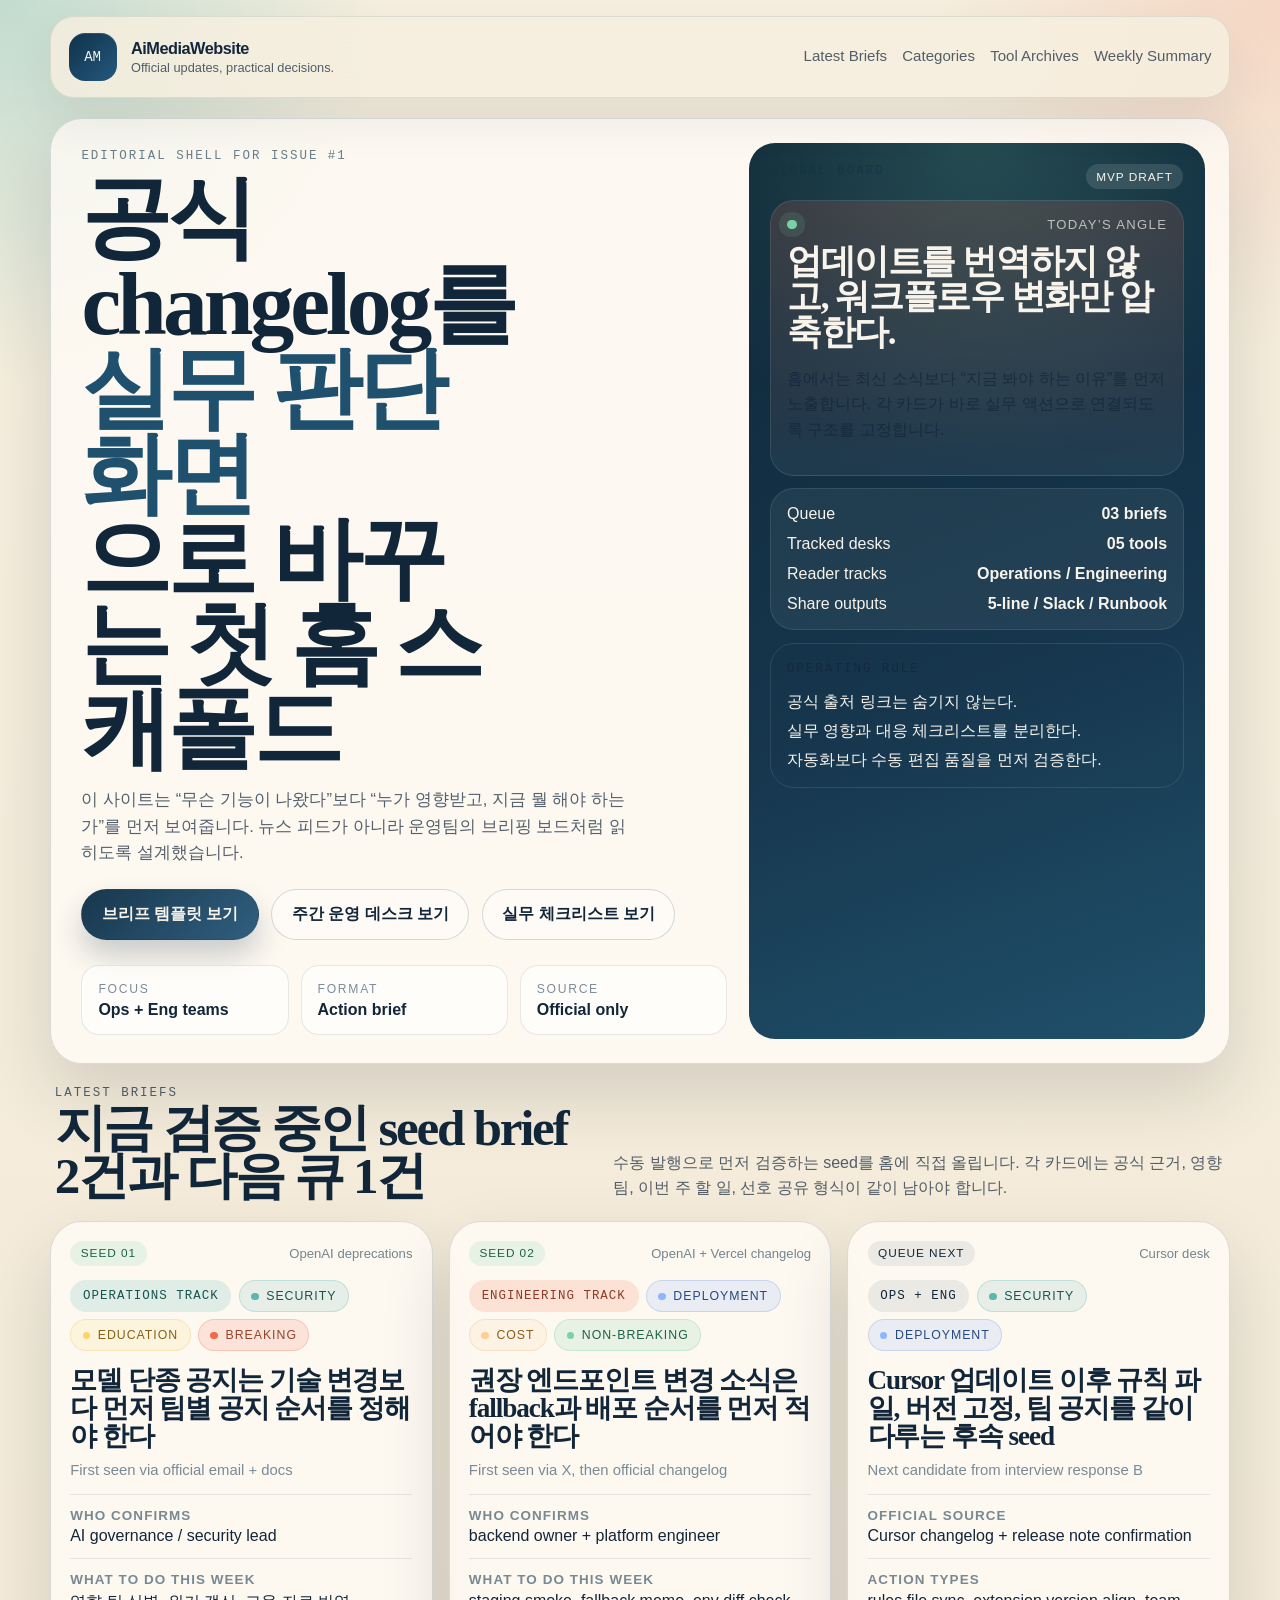
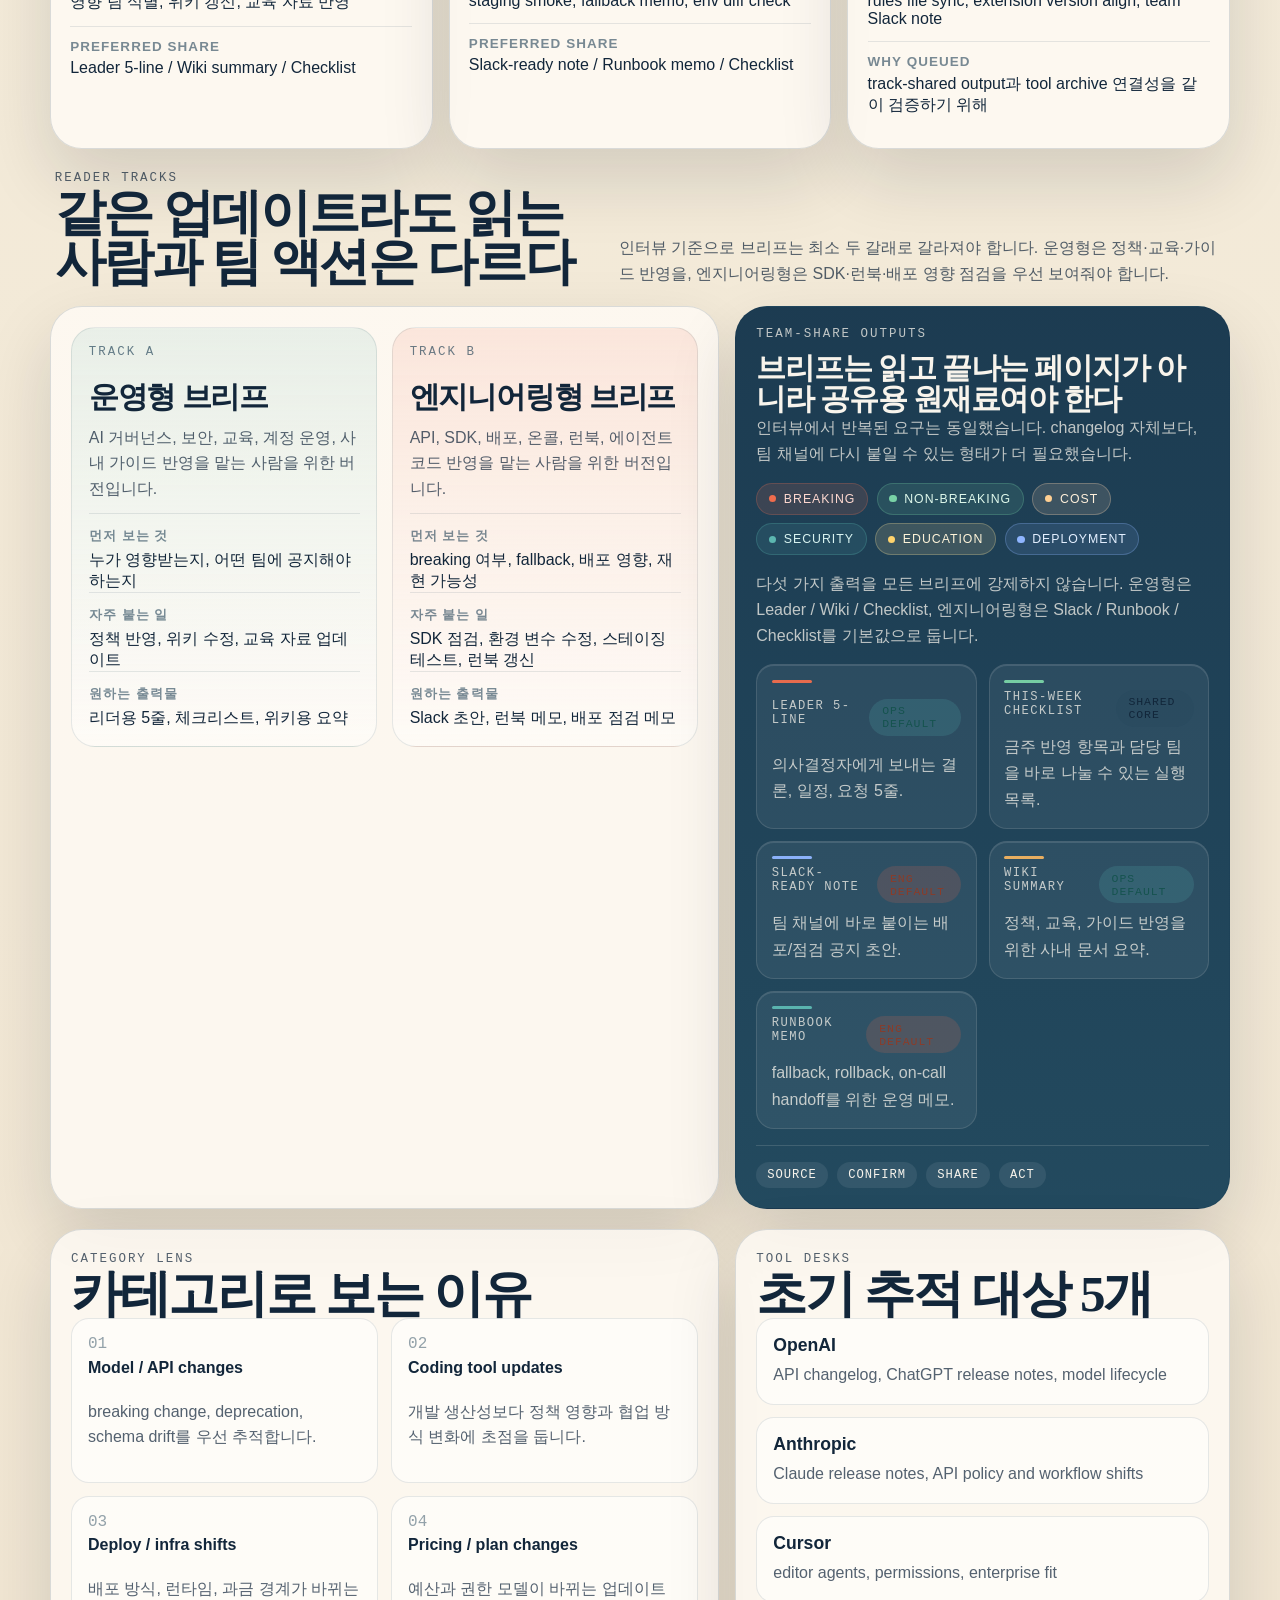
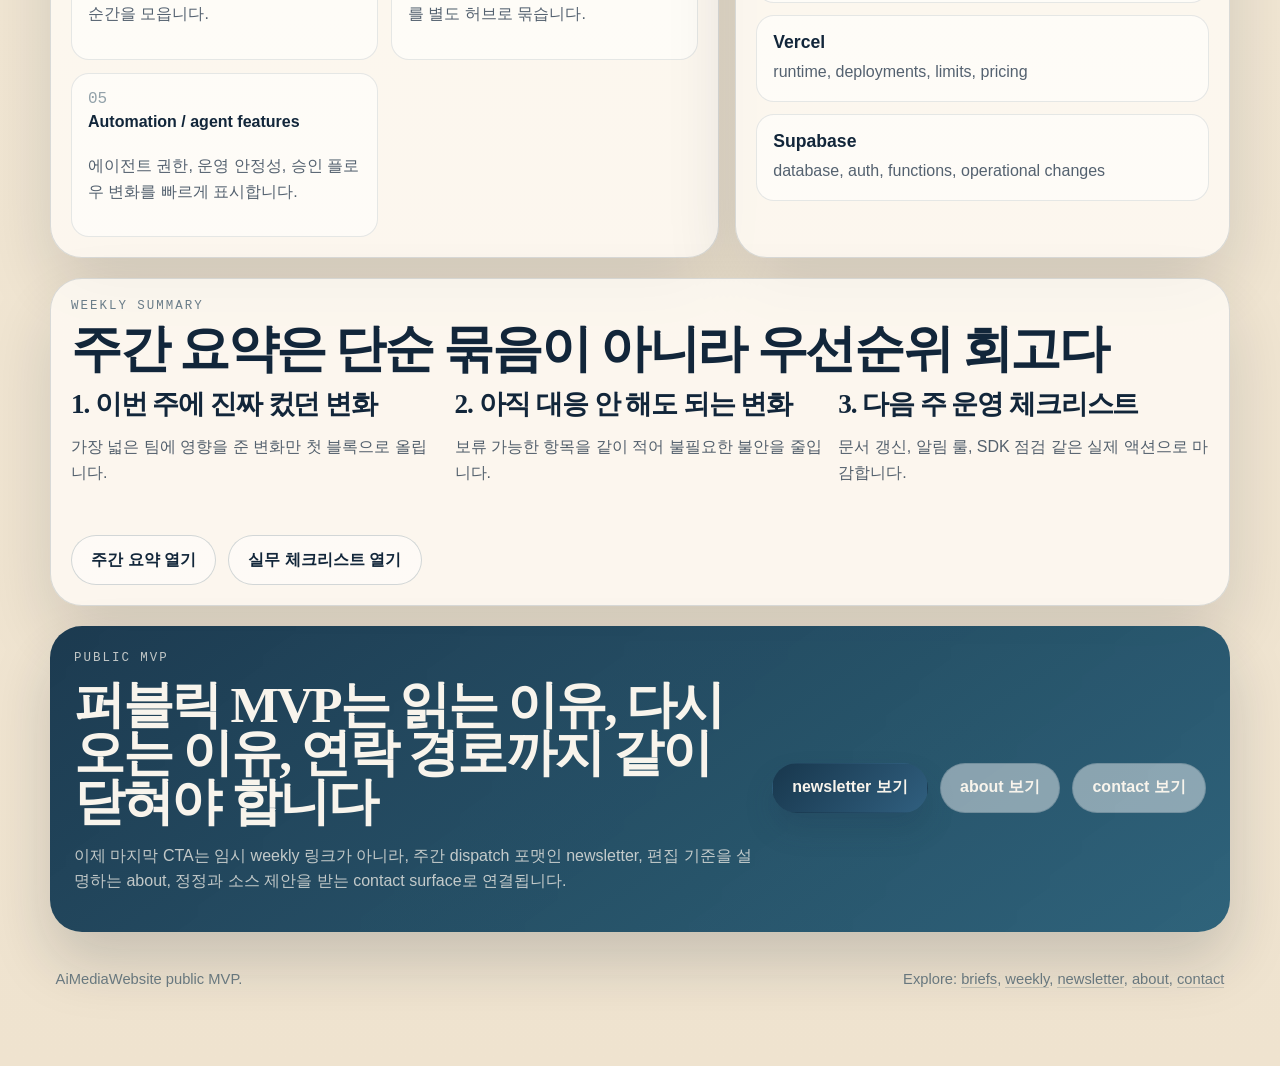
<file: index.html>
<!DOCTYPE html>
<html lang="ko">
  <head>
    <meta charset="UTF-8" />
    <meta name="viewport" content="width=device-width, initial-scale=1.0" />
    <title>AiMediaWebsite | Official updates, practical decisions.</title>
    <meta
      name="description"
      content="공식 AI/SaaS 업데이트를 실무 영향 중심으로 정리하는 브리프 허브. 바쁜 팀을 위한 변화 요약, 영향 분석, 대응 체크리스트를 한 화면에서 본다."
    />
    <meta name="theme-color" content="#0b3554" />
    <meta name="robots" content="index,follow" />
    <link rel="canonical" href="https://aimedia-deploy.vercel.app/" />
    <link rel="icon" href="/favicon.svg" type="image/svg+xml" />
    <link rel="icon" href="/favicon-32.png" type="image/png" sizes="32x32" />
    <link rel="icon" href="/favicon.ico" />
    <link rel="apple-touch-icon" href="/apple-touch-icon.png" />
    <link rel="manifest" href="/site.webmanifest" />
    <meta property="og:locale" content="ko_KR" />
    <meta property="og:site_name" content="AiMediaWebsite" />
    <meta property="og:type" content="website" />
    <meta property="og:title" content="AiMediaWebsite | Official updates, practical decisions." />
    <meta
      property="og:description"
      content="공식 AI/SaaS 업데이트를 실무 영향 중심으로 정리하는 브리프 허브. 바쁜 팀을 위한 변화 요약, 영향 분석, 대응 체크리스트를 한 화면에서 본다."
    />
    <meta property="og:url" content="https://aimedia-deploy.vercel.app/" />
    <meta property="og:image" content="https://aimedia-deploy.vercel.app/assets/brand/og-default.png" />
    <meta property="og:image:type" content="image/png" />
    <meta property="og:image:width" content="1200" />
    <meta property="og:image:height" content="630" />
    <meta
      property="og:image:alt"
      content="AiMediaWebsite social card for official updates and practical decisions."
    />
    <meta name="twitter:card" content="summary_large_image" />
    <meta name="twitter:title" content="AiMediaWebsite | Official updates, practical decisions." />
    <meta
      name="twitter:description"
      content="공식 AI/SaaS 업데이트를 실무 영향 중심으로 정리하는 브리프 허브. 바쁜 팀을 위한 변화 요약, 영향 분석, 대응 체크리스트를 한 화면에서 본다."
    />
    <meta name="twitter:image" content="https://aimedia-deploy.vercel.app/assets/brand/og-default.png" />
    <meta name="twitter:image:alt" content="AiMediaWebsite social card for official updates and practical decisions." />
    <script>
      document.documentElement.classList.add("js-ready");
    </script>
    <link rel="stylesheet" href="./assets/css/main.css" />
  </head>
  <body data-page="home">
    <div class="site-shell">
      <header class="topbar">
        <a class="brand" href="./index.html" aria-label="AiMediaWebsite 홈">
          <span class="brand-mark">AM</span>
          <span class="brand-copy">
            <strong>AiMediaWebsite</strong>
            <span>Official updates, practical decisions.</span>
          </span>
        </a>

        <button class="nav-toggle" type="button" aria-expanded="false" aria-controls="site-nav" data-nav-toggle>
          Menu
        </button>

        <nav class="site-nav" id="site-nav" data-site-nav>
          <a href="./briefs/index.html">Latest Briefs</a>
          <a href="./categories/index.html">Categories</a>
          <a href="./tools/index.html">Tool Archives</a>
          <a href="./weekly/index.html">Weekly Summary</a>
        </nav>
      </header>

      <main>
        <section class="hero panel reveal">
          <div class="hero-copy">
            <p class="eyebrow">Editorial shell for Issue #1</p>
            <h1>
              공식 changelog를
              <span>실무 판단 화면</span>으로 바꾸는
              첫 홈 스캐폴드
            </h1>
            <p class="hero-summary">
              이 사이트는 “무슨 기능이 나왔다”보다 “누가 영향받고, 지금 뭘 해야 하는가”를 먼저 보여줍니다.
              뉴스 피드가 아니라 운영팀의 브리핑 보드처럼 읽히도록 설계했습니다.
            </p>

            <div class="hero-actions">
              <a class="button button-primary" href="./briefs/index.html">브리프 템플릿 보기</a>
              <a class="button button-secondary" href="./weekly/index.html">주간 운영 데스크 보기</a>
              <a class="button button-secondary" href="./weekly/checklist.html">실무 체크리스트 보기</a>
            </div>

            <ul class="hero-metrics">
              <li>
                <span class="metric-label">Focus</span>
                <strong>Ops + Eng teams</strong>
              </li>
              <li>
                <span class="metric-label">Format</span>
                <strong>Action brief</strong>
              </li>
              <li>
                <span class="metric-label">Source</span>
                <strong>Official only</strong>
              </li>
            </ul>
          </div>

          <aside class="hero-board">
            <div class="board-head">
              <p class="eyebrow">Signal board</p>
              <span class="board-badge">MVP draft</span>
            </div>

            <div class="board-stack">
              <article class="board-card board-card-hot">
                <div class="board-card-top">
                  <span class="status-dot"></span>
                  <span>Today’s angle</span>
                </div>
                <h2>업데이트를 번역하지 않고, 워크플로우 변화만 압축한다.</h2>
                <p>
                  홈에서는 최신 소식보다 “지금 봐야 하는 이유”를 먼저 노출합니다. 각 카드가 바로 실무 액션으로
                  연결되도록 구조를 고정합니다.
                </p>
              </article>

              <article class="board-card">
                <div class="board-row">
                  <span>Queue</span>
                  <strong>03 briefs</strong>
                </div>
                <div class="board-row">
                  <span>Tracked desks</span>
                  <strong>05 tools</strong>
                </div>
                <div class="board-row">
                  <span>Reader tracks</span>
                  <strong>Operations / Engineering</strong>
                </div>
                <div class="board-row">
                  <span>Share outputs</span>
                  <strong>5-line / Slack / Runbook</strong>
                </div>
              </article>

              <article class="board-card board-card-outline">
                <p class="eyebrow">Operating rule</p>
                <ul class="compact-list">
                  <li>공식 출처 링크는 숨기지 않는다.</li>
                  <li>실무 영향과 대응 체크리스트를 분리한다.</li>
                  <li>자동화보다 수동 편집 품질을 먼저 검증한다.</li>
                </ul>
              </article>
            </div>
          </aside>
        </section>

        <section class="section-header reveal">
          <div>
            <p class="eyebrow">Latest briefs</p>
            <h2>지금 검증 중인 seed brief 2건과 다음 큐 1건</h2>
          </div>
          <p>
            수동 발행으로 먼저 검증하는 seed를 홈에 직접 올립니다. 각 카드에는 공식 근거, 영향 팀, 이번 주 할 일,
            선호 공유 형식이 같이 남아야 합니다.
          </p>
        </section>

        <section class="brief-grid">
          <article class="brief-card panel reveal">
            <div class="card-meta">
              <span class="tag tag-seed">Seed 01</span>
              <span>OpenAI deprecations</span>
            </div>
            <div class="brief-card-flags">
              <span class="brief-track-badge brief-track-ops">Operations track</span>
              <span class="priority-pill priority-pill-light priority-security">Security</span>
              <span class="priority-pill priority-pill-light priority-education">Education</span>
              <span class="priority-pill priority-pill-light priority-breaking">Breaking</span>
            </div>
            <h3><a href="./briefs/ops-governance-brief.html">모델 단종 공지는 기술 변경보다 먼저 팀별 공지 순서를 정해야 한다</a></h3>
            <p class="card-kicker">First seen via official email + docs</p>
            <ul class="signal-list">
              <li><strong>Who confirms</strong><span>AI governance / security lead</span></li>
              <li><strong>What to do this week</strong><span>영향 팀 식별, 위키 갱신, 교육 자료 반영</span></li>
              <li><strong>Preferred share</strong><span>Leader 5-line / Wiki summary / Checklist</span></li>
            </ul>
          </article>

          <article class="brief-card panel reveal">
            <div class="card-meta">
              <span class="tag tag-seed">Seed 02</span>
              <span>OpenAI + Vercel changelog</span>
            </div>
            <div class="brief-card-flags">
              <span class="brief-track-badge brief-track-eng">Engineering track</span>
              <span class="priority-pill priority-pill-light priority-deployment">Deployment</span>
              <span class="priority-pill priority-pill-light priority-cost">Cost</span>
              <span class="priority-pill priority-pill-light priority-nonbreaking">Non-breaking</span>
            </div>
            <h3><a href="./briefs/eng-runbook-brief.html">권장 엔드포인트 변경 소식은 fallback과 배포 순서를 먼저 적어야 한다</a></h3>
            <p class="card-kicker">First seen via X, then official changelog</p>
            <ul class="signal-list">
              <li><strong>Who confirms</strong><span>backend owner + platform engineer</span></li>
              <li><strong>What to do this week</strong><span>staging smoke, fallback memo, env diff check</span></li>
              <li><strong>Preferred share</strong><span>Slack-ready note / Runbook memo / Checklist</span></li>
            </ul>
          </article>

          <article class="brief-card panel reveal">
            <div class="card-meta">
              <span class="tag tag-queue">Queue next</span>
              <span>Cursor desk</span>
            </div>
            <div class="brief-card-flags">
              <span class="brief-track-badge brief-track-shared">Ops + Eng</span>
              <span class="priority-pill priority-pill-light priority-security">Security</span>
              <span class="priority-pill priority-pill-light priority-deployment">Deployment</span>
            </div>
            <h3>Cursor 업데이트 이후 규칙 파일, 버전 고정, 팀 공지를 같이 다루는 후속 seed</h3>
            <p class="card-kicker">Next candidate from interview response B</p>
            <ul class="signal-list">
              <li><strong>Official source</strong><span>Cursor changelog + release note confirmation</span></li>
              <li><strong>Action types</strong><span>rules file sync, extension version align, team Slack note</span></li>
              <li><strong>Why queued</strong><span>track-shared output과 tool archive 연결성을 같이 검증하기 위해</span></li>
            </ul>
          </article>
        </section>

        <section class="section-header reveal">
          <div>
            <p class="eyebrow">Reader tracks</p>
            <h2>같은 업데이트라도 읽는 사람과 팀 액션은 다르다</h2>
          </div>
          <p>
            인터뷰 기준으로 브리프는 최소 두 갈래로 갈라져야 합니다. 운영형은 정책·교육·가이드 반영을, 엔지니어링형은
            SDK·런북·배포 영향 점검을 우선 보여줘야 합니다.
          </p>
        </section>

        <section class="track-layout">
          <article class="panel track-panel reveal">
            <div class="track-grid">
              <section class="track-card track-card-ops">
                <p class="eyebrow">Track A</p>
                <h3>운영형 브리프</h3>
                <p class="track-summary">
                  AI 거버넌스, 보안, 교육, 계정 운영, 사내 가이드 반영을 맡는 사람을 위한 버전입니다.
                </p>
                <ul class="track-points">
                  <li><strong>먼저 보는 것</strong><span>누가 영향받는지, 어떤 팀에 공지해야 하는지</span></li>
                  <li><strong>자주 붙는 일</strong><span>정책 반영, 위키 수정, 교육 자료 업데이트</span></li>
                  <li><strong>원하는 출력물</strong><span>리더용 5줄, 체크리스트, 위키용 요약</span></li>
                </ul>
              </section>

              <section class="track-card track-card-eng">
                <p class="eyebrow">Track B</p>
                <h3>엔지니어링형 브리프</h3>
                <p class="track-summary">
                  API, SDK, 배포, 온콜, 런북, 에이전트 코드 반영을 맡는 사람을 위한 버전입니다.
                </p>
                <ul class="track-points">
                  <li><strong>먼저 보는 것</strong><span>breaking 여부, fallback, 배포 영향, 재현 가능성</span></li>
                  <li><strong>자주 붙는 일</strong><span>SDK 점검, 환경 변수 수정, 스테이징 테스트, 런북 갱신</span></li>
                  <li><strong>원하는 출력물</strong><span>Slack 초안, 런북 메모, 배포 점검 메모</span></li>
                </ul>
              </section>
            </div>
          </article>

          <article class="panel output-panel reveal">
            <p class="eyebrow">Team-share outputs</p>
            <h3>브리프는 읽고 끝나는 페이지가 아니라 공유용 원재료여야 한다</h3>
            <p class="output-summary">
              인터뷰에서 반복된 요구는 동일했습니다. changelog 자체보다, 팀 채널에 다시 붙일 수 있는 형태가 더 필요했습니다.
            </p>

            <div class="priority-cluster output-tags">
              <span class="priority-pill priority-breaking">Breaking</span>
              <span class="priority-pill priority-nonbreaking">Non-breaking</span>
              <span class="priority-pill priority-cost">Cost</span>
              <span class="priority-pill priority-security">Security</span>
              <span class="priority-pill priority-education">Education</span>
              <span class="priority-pill priority-deployment">Deployment</span>
            </div>

            <p class="output-rule">
              다섯 가지 출력을 모든 브리프에 강제하지 않습니다. 운영형은 Leader / Wiki / Checklist, 엔지니어링형은
              Slack / Runbook / Checklist를 기본값으로 둡니다.
            </p>

            <div class="share-grid">
              <article class="share-block share-block-leader">
                <div class="share-block-head">
                  <span class="share-label">Leader 5-line</span>
                  <span class="share-track share-track-ops">Ops default</span>
                </div>
                <p>의사결정자에게 보내는 결론, 일정, 요청 5줄.</p>
              </article>
              <article class="share-block share-block-checklist">
                <div class="share-block-head">
                  <span class="share-label">This-week checklist</span>
                  <span class="share-track share-track-shared">Shared core</span>
                </div>
                <p>금주 반영 항목과 담당 팀을 바로 나눌 수 있는 실행 목록.</p>
              </article>
              <article class="share-block share-block-slack">
                <div class="share-block-head">
                  <span class="share-label">Slack-ready note</span>
                  <span class="share-track share-track-eng">Eng default</span>
                </div>
                <p>팀 채널에 바로 붙이는 배포/점검 공지 초안.</p>
              </article>
              <article class="share-block share-block-wiki">
                <div class="share-block-head">
                  <span class="share-label">Wiki summary</span>
                  <span class="share-track share-track-ops">Ops default</span>
                </div>
                <p>정책, 교육, 가이드 반영을 위한 사내 문서 요약.</p>
              </article>
              <article class="share-block share-block-runbook">
                <div class="share-block-head">
                  <span class="share-label">Runbook memo</span>
                  <span class="share-track share-track-eng">Eng default</span>
                </div>
                <p>fallback, rollback, on-call handoff를 위한 운영 메모.</p>
              </article>
            </div>

            <div class="evidence-flow">
              <span>source</span>
              <span>confirm</span>
              <span>share</span>
              <span>act</span>
            </div>
          </article>
        </section>

        <section class="split-layout">
          <article class="panel lens-panel reveal">
            <div class="section-header compact">
              <div>
                <p class="eyebrow">Category lens</p>
                <h2>카테고리로 보는 이유</h2>
              </div>
            </div>

            <div class="lens-grid">
              <a class="lens-card" href="./categories/index.html#models">
                <span class="lens-index">01</span>
                <strong>Model / API changes</strong>
                <p>breaking change, deprecation, schema drift를 우선 추적합니다.</p>
              </a>
              <a class="lens-card" href="./categories/index.html#coding-tools">
                <span class="lens-index">02</span>
                <strong>Coding tool updates</strong>
                <p>개발 생산성보다 정책 영향과 협업 방식 변화에 초점을 둡니다.</p>
              </a>
              <a class="lens-card" href="./categories/index.html#infra">
                <span class="lens-index">03</span>
                <strong>Deploy / infra shifts</strong>
                <p>배포 방식, 런타임, 과금 경계가 바뀌는 순간을 모읍니다.</p>
              </a>
              <a class="lens-card" href="./categories/index.html#pricing">
                <span class="lens-index">04</span>
                <strong>Pricing / plan changes</strong>
                <p>예산과 권한 모델이 바뀌는 업데이트를 별도 허브로 묶습니다.</p>
              </a>
              <a class="lens-card" href="./categories/index.html#agents">
                <span class="lens-index">05</span>
                <strong>Automation / agent features</strong>
                <p>에이전트 권한, 운영 안정성, 승인 플로우 변화를 빠르게 표시합니다.</p>
              </a>
            </div>
          </article>

          <article class="panel desk-panel reveal">
            <div class="section-header compact">
              <div>
                <p class="eyebrow">Tool desks</p>
                <h2>초기 추적 대상 5개</h2>
              </div>
            </div>

            <div class="desk-list">
              <a class="desk-item" href="./tools/index.html#openai">
                <strong>OpenAI</strong>
                <span>API changelog, ChatGPT release notes, model lifecycle</span>
              </a>
              <a class="desk-item" href="./tools/index.html#anthropic">
                <strong>Anthropic</strong>
                <span>Claude release notes, API policy and workflow shifts</span>
              </a>
              <a class="desk-item" href="./tools/index.html#cursor">
                <strong>Cursor</strong>
                <span>editor agents, permissions, enterprise fit</span>
              </a>
              <a class="desk-item" href="./tools/index.html#vercel">
                <strong>Vercel</strong>
                <span>runtime, deployments, limits, pricing</span>
              </a>
              <a class="desk-item" href="./tools/index.html#supabase">
                <strong>Supabase</strong>
                <span>database, auth, functions, operational changes</span>
              </a>
            </div>
          </article>
        </section>

        <section class="weekly-strip panel reveal">
          <div>
            <p class="eyebrow">Weekly summary</p>
            <h2>주간 요약은 단순 묶음이 아니라 우선순위 회고다</h2>
          </div>
          <div class="weekly-columns">
            <article>
              <h3>1. 이번 주에 진짜 컸던 변화</h3>
              <p>가장 넓은 팀에 영향을 준 변화만 첫 블록으로 올립니다.</p>
            </article>
            <article>
              <h3>2. 아직 대응 안 해도 되는 변화</h3>
              <p>보류 가능한 항목을 같이 적어 불필요한 불안을 줄입니다.</p>
            </article>
            <article>
              <h3>3. 다음 주 운영 체크리스트</h3>
              <p>문서 갱신, 알림 룰, SDK 점검 같은 실제 액션으로 마감합니다.</p>
            </article>
          </div>
          <div class="placeholder-links">
            <a class="button button-secondary" href="./weekly/index.html">주간 요약 열기</a>
            <a class="button button-secondary" href="./weekly/checklist.html">실무 체크리스트 열기</a>
          </div>
        </section>

        <section class="cta-band reveal">
          <div>
            <p class="eyebrow">Public MVP</p>
            <h2>퍼블릭 MVP는 읽는 이유, 다시 오는 이유, 연락 경로까지 같이 닫혀야 합니다</h2>
            <p>
              이제 마지막 CTA는 임시 weekly 링크가 아니라, 주간 dispatch 포맷인 newsletter, 편집 기준을 설명하는
              about, 정정과 소스 제안을 받는 contact surface로 연결됩니다.
            </p>
          </div>
          <div class="placeholder-links">
            <a class="button button-primary" href="./newsletter/index.html">newsletter 보기</a>
            <a class="button button-secondary" href="./about/index.html">about 보기</a>
            <a class="button button-secondary" href="./contact/index.html">contact 보기</a>
          </div>
        </section>
      </main>

      <footer class="site-footer">
        <p>AiMediaWebsite public MVP.</p>
        <p>
          Explore:
          <a href="./briefs/index.html">briefs</a>,
          <a href="./weekly/index.html">weekly</a>,
          <a href="./newsletter/index.html">newsletter</a>,
          <a href="./about/index.html">about</a>,
          <a href="./contact/index.html">contact</a>
        </p>
      </footer>
    </div>

    <script src="./assets/js/main.js"></script>
  </body>
</html>
</file>
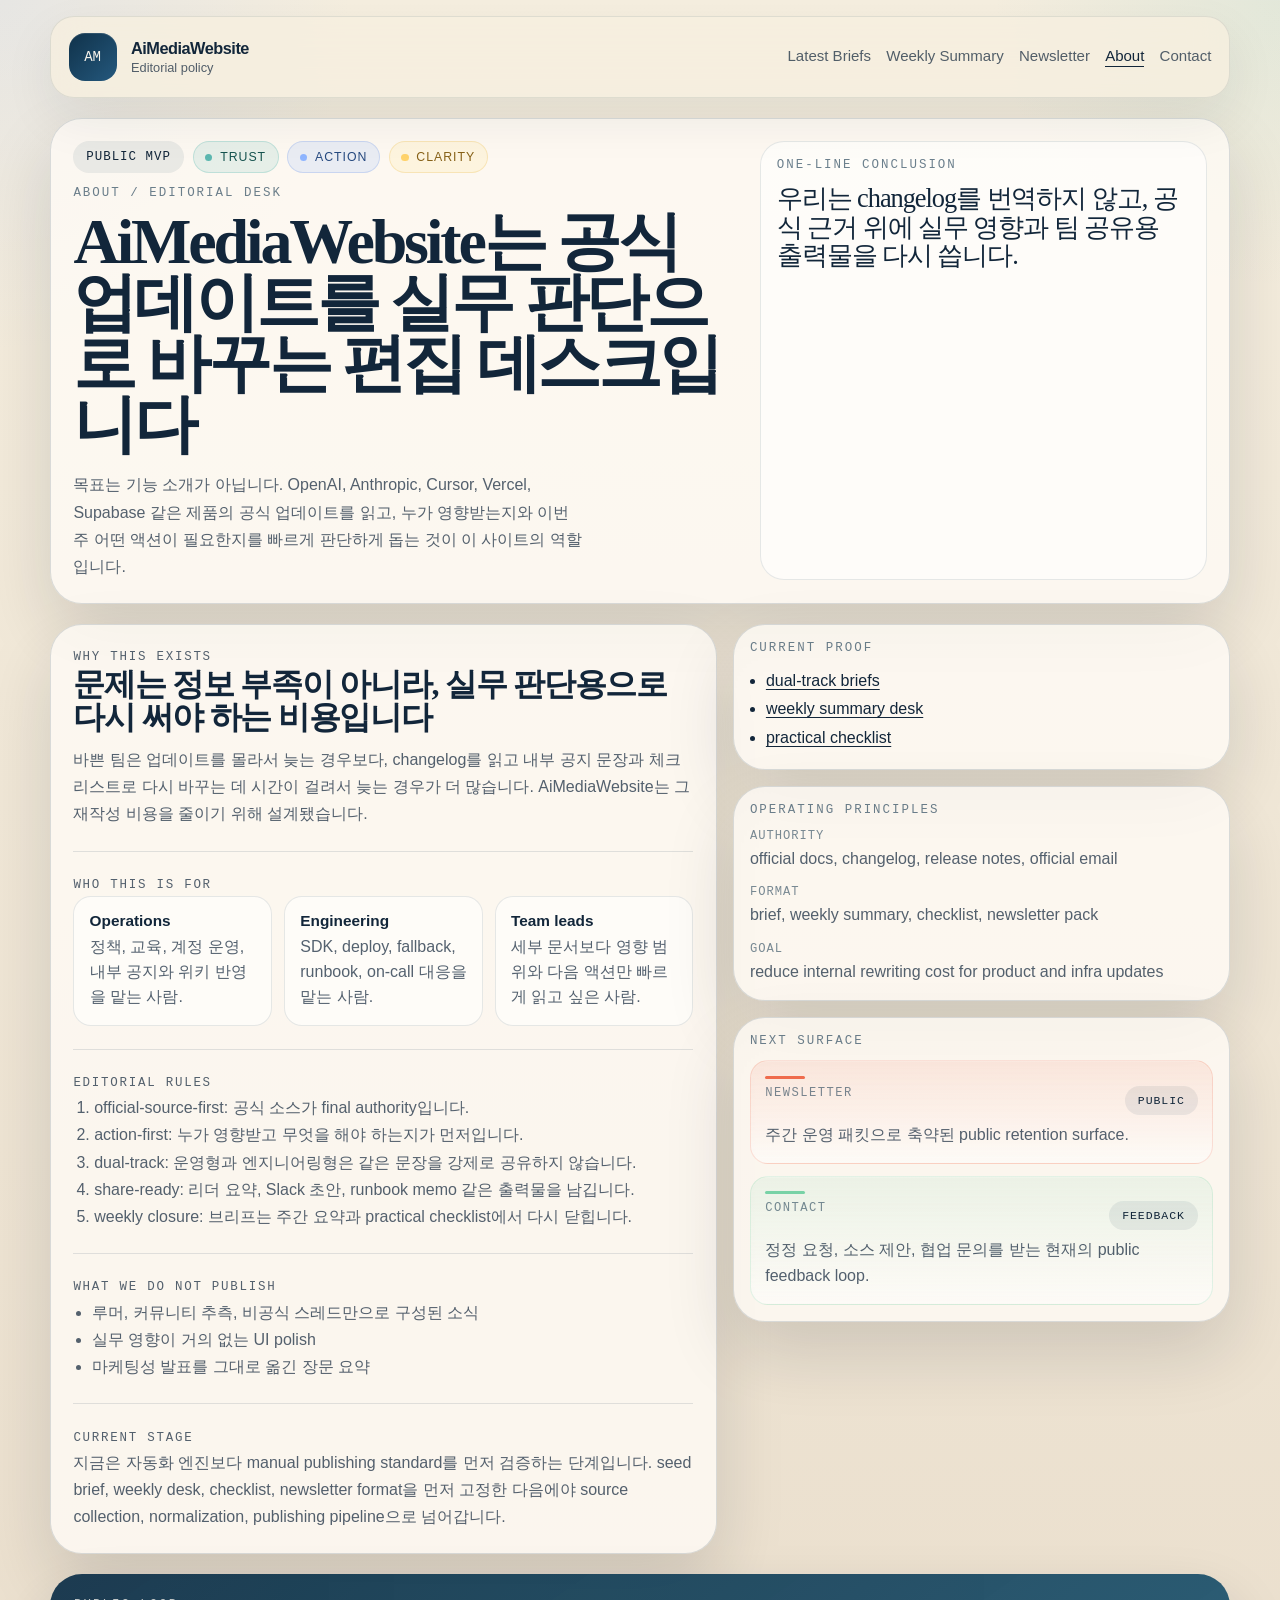
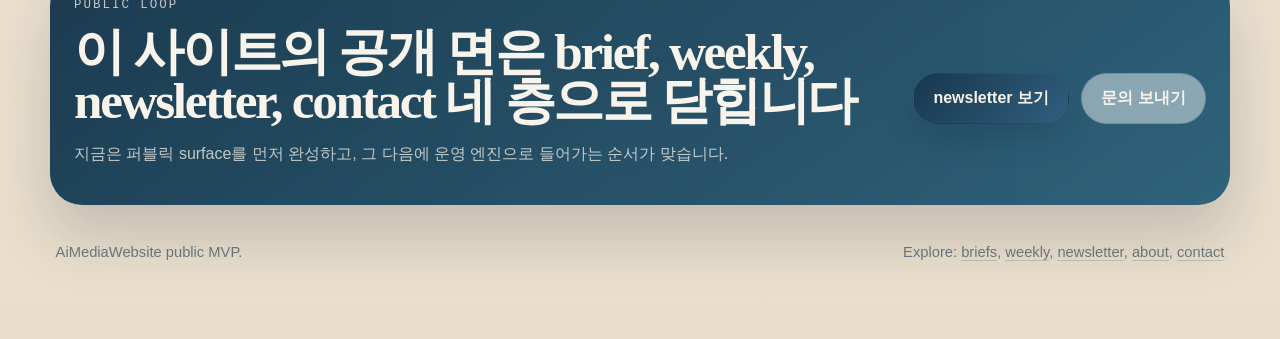
<file: about/index.html>
<!DOCTYPE html>
<html lang="ko">
  <head>
    <meta charset="UTF-8" />
    <meta name="viewport" content="width=device-width, initial-scale=1.0" />
    <title>About | AiMediaWebsite</title>
    <meta
      name="description"
      content="AiMediaWebsite 소개. 누구를 위한 사이트인지, 어떤 편집 기준으로 공식 업데이트를 실무 브리프로 바꾸는지 설명한다."
    />
    <meta name="theme-color" content="#0b3554" />
    <meta name="robots" content="index,follow" />
    <link rel="canonical" href="https://aimedia-deploy.vercel.app/about" />
    <link rel="icon" href="/favicon.svg" type="image/svg+xml" />
    <link rel="icon" href="/favicon-32.png" type="image/png" sizes="32x32" />
    <link rel="icon" href="/favicon.ico" />
    <link rel="apple-touch-icon" href="/apple-touch-icon.png" />
    <link rel="manifest" href="/site.webmanifest" />
    <meta property="og:locale" content="ko_KR" />
    <meta property="og:site_name" content="AiMediaWebsite" />
    <meta property="og:type" content="website" />
    <meta property="og:title" content="About | AiMediaWebsite" />
    <meta
      property="og:description"
      content="AiMediaWebsite 소개. 누구를 위한 사이트인지, 어떤 편집 기준으로 공식 업데이트를 실무 브리프로 바꾸는지 설명한다."
    />
    <meta property="og:url" content="https://aimedia-deploy.vercel.app/about" />
    <meta property="og:image" content="https://aimedia-deploy.vercel.app/assets/brand/og-default.png" />
    <meta property="og:image:type" content="image/png" />
    <meta property="og:image:width" content="1200" />
    <meta property="og:image:height" content="630" />
    <meta
      property="og:image:alt"
      content="AiMediaWebsite social card for official updates and practical decisions."
    />
    <meta name="twitter:card" content="summary_large_image" />
    <meta name="twitter:title" content="About | AiMediaWebsite" />
    <meta
      name="twitter:description"
      content="AiMediaWebsite 소개. 누구를 위한 사이트인지, 어떤 편집 기준으로 공식 업데이트를 실무 브리프로 바꾸는지 설명한다."
    />
    <meta name="twitter:image" content="https://aimedia-deploy.vercel.app/assets/brand/og-default.png" />
    <meta name="twitter:image:alt" content="AiMediaWebsite social card for official updates and practical decisions." />
    <script>
      document.documentElement.classList.add("js-ready");
    </script>
    <link rel="stylesheet" href="../assets/css/main.css" />
  </head>
  <body class="public-page about-page" data-page="about">
    <div class="site-shell">
      <header class="topbar">
        <a class="brand" href="../index.html" aria-label="AiMediaWebsite 홈">
          <span class="brand-mark">AM</span>
          <span class="brand-copy">
            <strong>AiMediaWebsite</strong>
            <span>Editorial policy</span>
          </span>
        </a>

        <button class="nav-toggle" type="button" aria-expanded="false" aria-controls="site-nav" data-nav-toggle>
          Menu
        </button>

        <nav class="site-nav" id="site-nav" data-site-nav>
          <a href="../briefs/index.html">Latest Briefs</a>
          <a href="../weekly/index.html">Weekly Summary</a>
          <a href="../newsletter/index.html">Newsletter</a>
          <a href="./index.html" aria-current="page">About</a>
          <a href="../contact/index.html">Contact</a>
        </nav>
      </header>

      <main>
        <section class="article-hero panel reveal">
          <div class="article-hero-main">
            <div class="article-kicker-row">
              <span class="brief-track-badge brief-track-shared">Public MVP</span>
              <span class="priority-pill priority-pill-light priority-security">Trust</span>
              <span class="priority-pill priority-pill-light priority-deployment">Action</span>
              <span class="priority-pill priority-pill-light priority-education">Clarity</span>
            </div>

            <p class="eyebrow">About / editorial desk</p>
            <h1>AiMediaWebsite는 공식 업데이트를 실무 판단으로 바꾸는 편집 데스크입니다</h1>
            <p class="article-standfirst">
              목표는 기능 소개가 아닙니다. OpenAI, Anthropic, Cursor, Vercel, Supabase 같은 제품의 공식 업데이트를
              읽고, 누가 영향받는지와 이번 주 어떤 액션이 필요한지를 빠르게 판단하게 돕는 것이 이 사이트의 역할입니다.
            </p>
          </div>

          <aside class="article-hero-side">
            <p class="eyebrow">One-line conclusion</p>
            <p class="article-conclusion">
              우리는 changelog를 번역하지 않고, 공식 근거 위에 실무 영향과 팀 공유용 출력물을 다시 씁니다.
            </p>
          </aside>
        </section>

        <div class="article-layout">
          <article class="article-main panel reveal">
            <section class="article-section">
              <p class="section-label">Why this exists</p>
              <h2>문제는 정보 부족이 아니라, 실무 판단용으로 다시 써야 하는 비용입니다</h2>
              <p>
                바쁜 팀은 업데이트를 몰라서 늦는 경우보다, changelog를 읽고 내부 공지 문장과 체크리스트로 다시 바꾸는 데
                시간이 걸려서 늦는 경우가 더 많습니다. AiMediaWebsite는 그 재작성 비용을 줄이기 위해 설계됐습니다.
              </p>
            </section>

            <section class="article-section">
              <p class="section-label">Who this is for</p>
              <div class="info-grid">
                <article class="info-card">
                  <strong>Operations</strong>
                  <span>정책, 교육, 계정 운영, 내부 공지와 위키 반영을 맡는 사람.</span>
                </article>
                <article class="info-card">
                  <strong>Engineering</strong>
                  <span>SDK, deploy, fallback, runbook, on-call 대응을 맡는 사람.</span>
                </article>
                <article class="info-card">
                  <strong>Team leads</strong>
                  <span>세부 문서보다 영향 범위와 다음 액션만 빠르게 읽고 싶은 사람.</span>
                </article>
              </div>
            </section>

            <section class="article-section">
              <p class="section-label">Editorial rules</p>
              <ol class="article-list ordered">
                <li>official-source-first: 공식 소스가 final authority입니다.</li>
                <li>action-first: 누가 영향받고 무엇을 해야 하는지가 먼저입니다.</li>
                <li>dual-track: 운영형과 엔지니어링형은 같은 문장을 강제로 공유하지 않습니다.</li>
                <li>share-ready: 리더 요약, Slack 초안, runbook memo 같은 출력물을 남깁니다.</li>
                <li>weekly closure: 브리프는 주간 요약과 practical checklist에서 다시 닫힙니다.</li>
              </ol>
            </section>

            <section class="article-section">
              <p class="section-label">What we do not publish</p>
              <ul class="article-list">
                <li>루머, 커뮤니티 추측, 비공식 스레드만으로 구성된 소식</li>
                <li>실무 영향이 거의 없는 UI polish</li>
                <li>마케팅성 발표를 그대로 옮긴 장문 요약</li>
              </ul>
            </section>

            <section class="article-section">
              <p class="section-label">Current stage</p>
              <p>
                지금은 자동화 엔진보다 manual publishing standard를 먼저 검증하는 단계입니다. seed brief, weekly desk,
                checklist, newsletter format을 먼저 고정한 다음에야 source collection, normalization, publishing
                pipeline으로 넘어갑니다.
              </p>
            </section>
          </article>

          <aside class="article-aside">
            <section class="aside-card panel reveal">
              <p class="eyebrow">Current proof</p>
              <ul class="source-list">
                <li><a href="../briefs/index.html">dual-track briefs</a></li>
                <li><a href="../weekly/index.html">weekly summary desk</a></li>
                <li><a href="../weekly/checklist.html">practical checklist</a></li>
              </ul>
            </section>

            <section class="aside-card panel reveal">
              <p class="eyebrow">Operating principles</p>
              <dl class="evidence-list">
                <div>
                  <dt>Authority</dt>
                  <dd>official docs, changelog, release notes, official email</dd>
                </div>
                <div>
                  <dt>Format</dt>
                  <dd>brief, weekly summary, checklist, newsletter pack</dd>
                </div>
                <div>
                  <dt>Goal</dt>
                  <dd>reduce internal rewriting cost for product and infra updates</dd>
                </div>
              </dl>
            </section>

            <section class="aside-card panel reveal">
              <p class="eyebrow">Next surface</p>
              <div class="share-stack">
                <article class="share-block share-block-leader">
                  <div class="share-block-head">
                    <span class="share-label">Newsletter</span>
                    <span class="share-track share-track-shared">Public</span>
                  </div>
                  <p>주간 운영 패킷으로 축약된 public retention surface.</p>
                </article>
                <article class="share-block share-block-checklist">
                  <div class="share-block-head">
                    <span class="share-label">Contact</span>
                    <span class="share-track share-track-shared">Feedback</span>
                  </div>
                  <p>정정 요청, 소스 제안, 협업 문의를 받는 현재의 public feedback loop.</p>
                </article>
              </div>
            </section>
          </aside>
        </div>

        <section class="cta-band reveal">
          <div>
            <p class="eyebrow">Public loop</p>
            <h2>이 사이트의 공개 면은 brief, weekly, newsletter, contact 네 층으로 닫힙니다</h2>
            <p>지금은 퍼블릭 surface를 먼저 완성하고, 그 다음에 운영 엔진으로 들어가는 순서가 맞습니다.</p>
          </div>
          <div class="placeholder-links">
            <a class="button button-primary" href="../newsletter/index.html">newsletter 보기</a>
            <a class="button button-secondary" href="../contact/index.html">문의 보내기</a>
          </div>
        </section>
      </main>

      <footer class="site-footer">
        <p>AiMediaWebsite public MVP.</p>
        <p>
          Explore:
          <a href="../briefs/index.html">briefs</a>,
          <a href="../weekly/index.html">weekly</a>,
          <a href="../newsletter/index.html">newsletter</a>,
          <a href="./index.html">about</a>,
          <a href="../contact/index.html">contact</a>
        </p>
      </footer>
    </div>

    <script src="../assets/js/main.js"></script>
  </body>
</html>
</file>
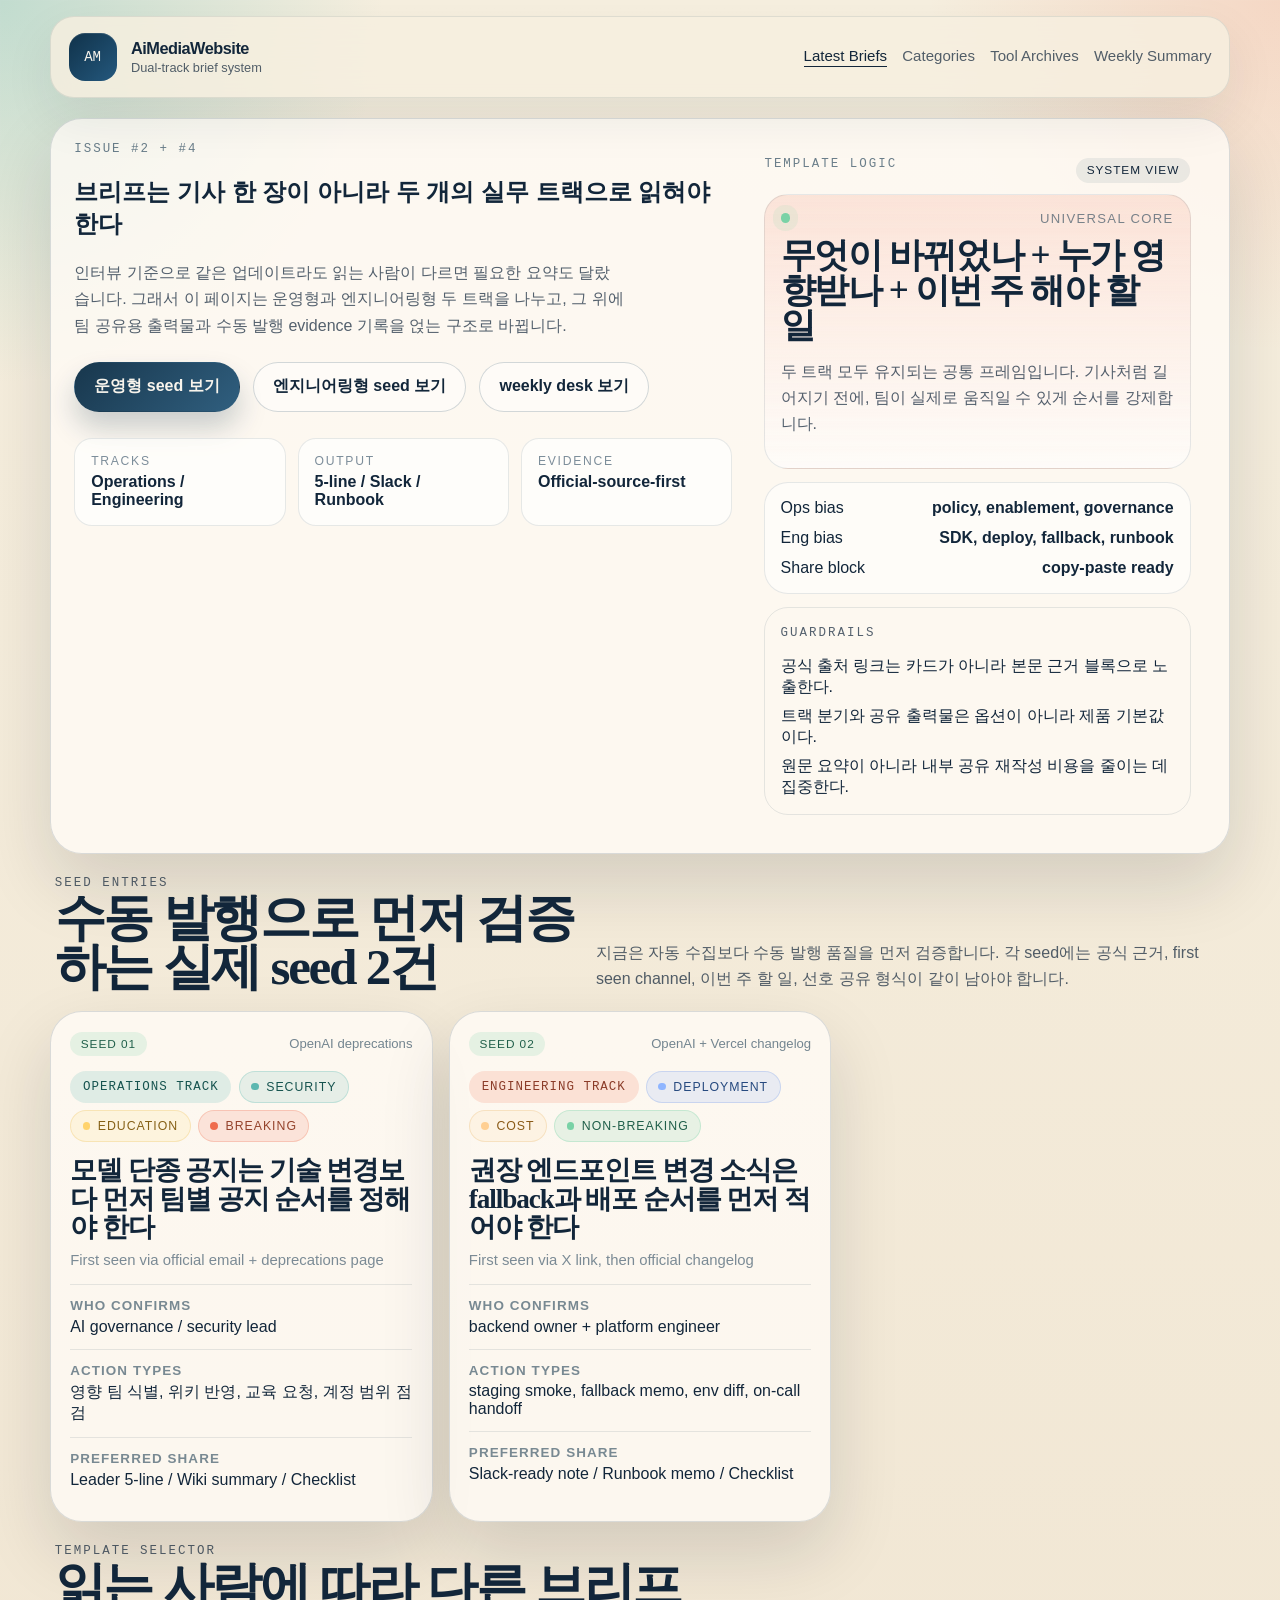
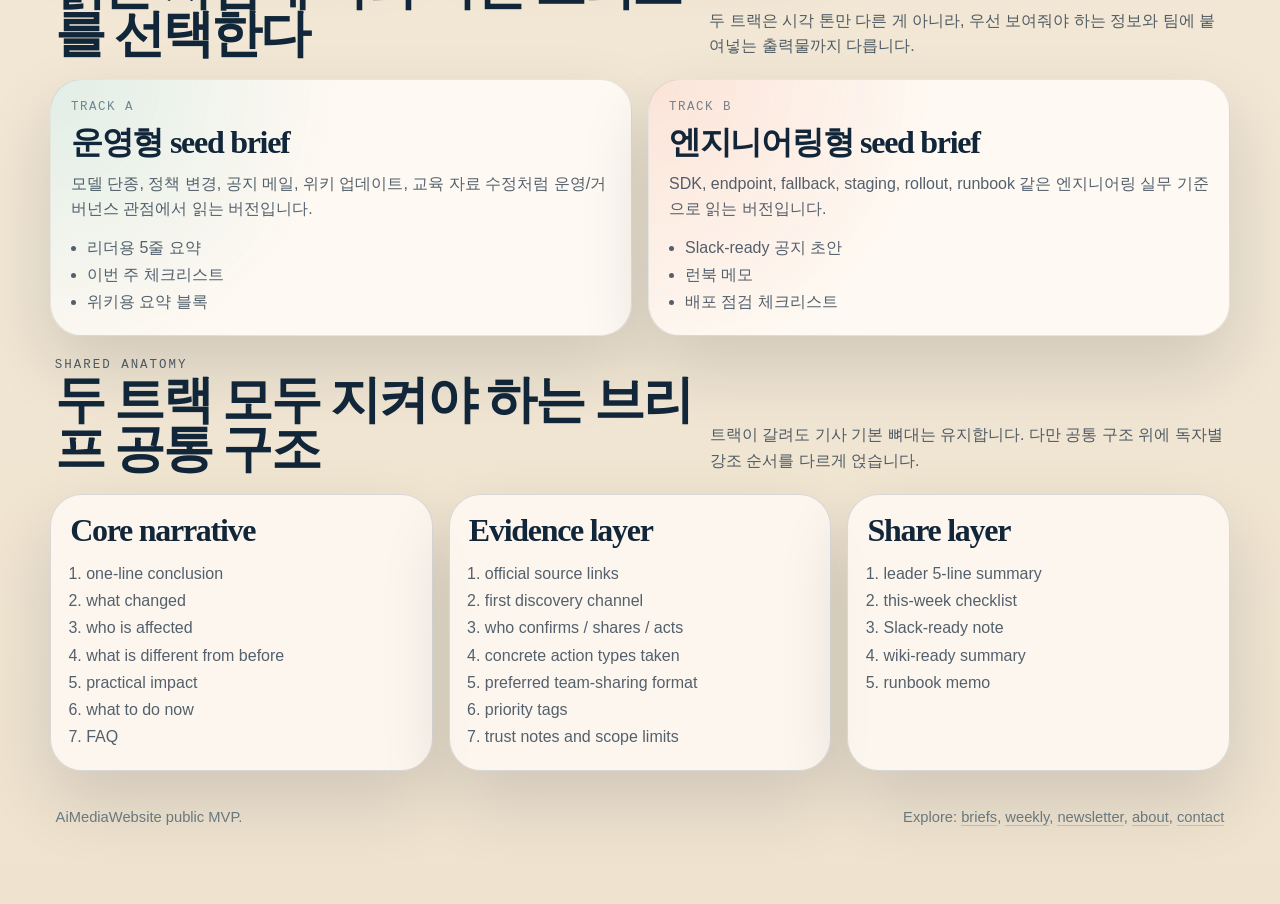
<file: briefs/index.html>
<!DOCTYPE html>
<html lang="ko">
  <head>
    <meta charset="UTF-8" />
    <meta name="viewport" content="width=device-width, initial-scale=1.0" />
    <title>Latest Briefs | AiMediaWebsite</title>
    <meta
      name="description"
      content="운영형과 엔지니어링형으로 갈라지는 AiMediaWebsite의 듀얼 트랙 브리프 시스템. 현재 seed brief 2건과 수동 발행 기준, 공식 출처, 팀 공유 출력물을 한곳에서 본다."
    />
    <meta name="theme-color" content="#0b3554" />
    <meta name="robots" content="index,follow" />
    <link rel="canonical" href="https://aimedia-deploy.vercel.app/briefs" />
    <link rel="icon" href="/favicon.svg" type="image/svg+xml" />
    <link rel="icon" href="/favicon-32.png" type="image/png" sizes="32x32" />
    <link rel="icon" href="/favicon.ico" />
    <link rel="apple-touch-icon" href="/apple-touch-icon.png" />
    <link rel="manifest" href="/site.webmanifest" />
    <meta property="og:locale" content="ko_KR" />
    <meta property="og:site_name" content="AiMediaWebsite" />
    <meta property="og:type" content="website" />
    <meta property="og:title" content="Latest Briefs | AiMediaWebsite" />
    <meta
      property="og:description"
      content="운영형과 엔지니어링형으로 갈라지는 AiMediaWebsite의 듀얼 트랙 브리프 시스템. 현재 seed brief 2건과 수동 발행 기준, 공식 출처, 팀 공유 출력물을 한곳에서 본다."
    />
    <meta property="og:url" content="https://aimedia-deploy.vercel.app/briefs" />
    <meta property="og:image" content="https://aimedia-deploy.vercel.app/assets/brand/og-brief.png" />
    <meta property="og:image:type" content="image/png" />
    <meta property="og:image:width" content="1200" />
    <meta property="og:image:height" content="630" />
    <meta
      property="og:image:alt"
      content="AiMediaWebsite dual-track brief social card for operations and engineering teams."
    />
    <meta name="twitter:card" content="summary_large_image" />
    <meta name="twitter:title" content="Latest Briefs | AiMediaWebsite" />
    <meta
      name="twitter:description"
      content="운영형과 엔지니어링형으로 갈라지는 AiMediaWebsite의 듀얼 트랙 브리프 시스템. 현재 seed brief 2건과 수동 발행 기준, 공식 출처, 팀 공유 출력물을 한곳에서 본다."
    />
    <meta name="twitter:image" content="https://aimedia-deploy.vercel.app/assets/brand/og-brief.png" />
    <meta name="twitter:image:alt" content="AiMediaWebsite dual-track brief social card for operations and engineering teams." />
    <script>
      document.documentElement.classList.add("js-ready");
    </script>
    <link rel="stylesheet" href="../assets/css/main.css" />
  </head>
  <body class="briefs-page" data-page="briefs">
    <div class="site-shell">
      <header class="topbar">
        <a class="brand" href="../index.html" aria-label="AiMediaWebsite 홈">
          <span class="brand-mark">AM</span>
          <span class="brand-copy">
            <strong>AiMediaWebsite</strong>
            <span>Dual-track brief system</span>
          </span>
        </a>

        <button class="nav-toggle" type="button" aria-expanded="false" aria-controls="site-nav" data-nav-toggle>
          Menu
        </button>

        <nav class="site-nav" id="site-nav" data-site-nav>
          <a href="../briefs/index.html" aria-current="page">Latest Briefs</a>
          <a href="../categories/index.html">Categories</a>
          <a href="../tools/index.html">Tool Archives</a>
          <a href="../weekly/index.html">Weekly Summary</a>
        </nav>
      </header>

      <main>
        <section class="hub-hero panel reveal">
          <div class="hub-copy">
            <p class="eyebrow">Issue #2 + #4</p>
            <h1>브리프는 기사 한 장이 아니라 두 개의 실무 트랙으로 읽혀야 한다</h1>
            <p class="hub-summary">
              인터뷰 기준으로 같은 업데이트라도 읽는 사람이 다르면 필요한 요약도 달랐습니다. 그래서 이 페이지는
              운영형과 엔지니어링형 두 트랙을 나누고, 그 위에 팀 공유용 출력물과 수동 발행 evidence 기록을 얹는 구조로
              바뀝니다.
            </p>

            <div class="hero-actions">
              <a class="button button-primary" href="./ops-governance-brief.html">운영형 seed 보기</a>
              <a class="button button-secondary" href="./eng-runbook-brief.html">엔지니어링형 seed 보기</a>
              <a class="button button-secondary" href="../weekly/index.html">weekly desk 보기</a>
            </div>

            <ul class="hero-metrics">
              <li>
                <span class="metric-label">Tracks</span>
                <strong>Operations / Engineering</strong>
              </li>
              <li>
                <span class="metric-label">Output</span>
                <strong>5-line / Slack / Runbook</strong>
              </li>
              <li>
                <span class="metric-label">Evidence</span>
                <strong>Official-source-first</strong>
              </li>
            </ul>
          </div>

          <aside class="hub-board">
            <div class="board-head">
              <p class="eyebrow">Template logic</p>
              <span class="board-badge">System view</span>
            </div>

            <div class="board-stack">
              <article class="board-card board-card-hot">
                <div class="board-card-top">
                  <span class="status-dot"></span>
                  <span>Universal core</span>
                </div>
                <h2>무엇이 바뀌었나 + 누가 영향받나 + 이번 주 해야 할 일</h2>
                <p>
                  두 트랙 모두 유지되는 공통 프레임입니다. 기사처럼 길어지기 전에, 팀이 실제로 움직일 수 있게 순서를
                  강제합니다.
                </p>
              </article>

              <article class="board-card">
                <div class="board-row">
                  <span>Ops bias</span>
                  <strong>policy, enablement, governance</strong>
                </div>
                <div class="board-row">
                  <span>Eng bias</span>
                  <strong>SDK, deploy, fallback, runbook</strong>
                </div>
                <div class="board-row">
                  <span>Share block</span>
                  <strong>copy-paste ready</strong>
                </div>
              </article>

              <article class="board-card board-card-outline">
                <p class="eyebrow">Guardrails</p>
                <ul class="compact-list">
                  <li>공식 출처 링크는 카드가 아니라 본문 근거 블록으로 노출한다.</li>
                  <li>트랙 분기와 공유 출력물은 옵션이 아니라 제품 기본값이다.</li>
                  <li>원문 요약이 아니라 내부 공유 재작성 비용을 줄이는 데 집중한다.</li>
                </ul>
              </article>
            </div>
          </aside>
        </section>

        <section class="section-header reveal">
          <div>
            <p class="eyebrow">Seed entries</p>
            <h2>수동 발행으로 먼저 검증하는 실제 seed 2건</h2>
          </div>
          <p>
            지금은 자동 수집보다 수동 발행 품질을 먼저 검증합니다. 각 seed에는 공식 근거, first seen channel, 이번 주 할 일,
            선호 공유 형식이 같이 남아야 합니다.
          </p>
        </section>

        <section class="brief-grid">
          <article class="brief-card panel reveal">
            <div class="card-meta">
              <span class="tag tag-seed">Seed 01</span>
              <span>OpenAI deprecations</span>
            </div>
            <div class="brief-card-flags">
              <span class="brief-track-badge brief-track-ops">Operations track</span>
              <span class="priority-pill priority-pill-light priority-security">Security</span>
              <span class="priority-pill priority-pill-light priority-education">Education</span>
              <span class="priority-pill priority-pill-light priority-breaking">Breaking</span>
            </div>
            <h3><a href="./ops-governance-brief.html">모델 단종 공지는 기술 변경보다 먼저 팀별 공지 순서를 정해야 한다</a></h3>
            <p class="card-kicker">First seen via official email + deprecations page</p>
            <ul class="signal-list">
              <li><strong>Who confirms</strong><span>AI governance / security lead</span></li>
              <li><strong>Action types</strong><span>영향 팀 식별, 위키 반영, 교육 요청, 계정 범위 점검</span></li>
              <li><strong>Preferred share</strong><span>Leader 5-line / Wiki summary / Checklist</span></li>
            </ul>
          </article>

          <article class="brief-card panel reveal">
            <div class="card-meta">
              <span class="tag tag-seed">Seed 02</span>
              <span>OpenAI + Vercel changelog</span>
            </div>
            <div class="brief-card-flags">
              <span class="brief-track-badge brief-track-eng">Engineering track</span>
              <span class="priority-pill priority-pill-light priority-deployment">Deployment</span>
              <span class="priority-pill priority-pill-light priority-cost">Cost</span>
              <span class="priority-pill priority-pill-light priority-nonbreaking">Non-breaking</span>
            </div>
            <h3><a href="./eng-runbook-brief.html">권장 엔드포인트 변경 소식은 fallback과 배포 순서를 먼저 적어야 한다</a></h3>
            <p class="card-kicker">First seen via X link, then official changelog</p>
            <ul class="signal-list">
              <li><strong>Who confirms</strong><span>backend owner + platform engineer</span></li>
              <li><strong>Action types</strong><span>staging smoke, fallback memo, env diff, on-call handoff</span></li>
              <li><strong>Preferred share</strong><span>Slack-ready note / Runbook memo / Checklist</span></li>
            </ul>
          </article>
        </section>

        <section class="section-header reveal">
          <div>
            <p class="eyebrow">Template selector</p>
            <h2>읽는 사람에 따라 다른 브리프를 선택한다</h2>
          </div>
          <p>
            두 트랙은 시각 톤만 다른 게 아니라, 우선 보여줘야 하는 정보와 팀에 붙여넣는 출력물까지 다릅니다.
          </p>
        </section>

        <section class="template-grid">
          <a class="template-card template-card-ops reveal" href="./ops-governance-brief.html">
            <span class="template-index">Track A</span>
            <h3>운영형 seed brief</h3>
            <p>
              모델 단종, 정책 변경, 공지 메일, 위키 업데이트, 교육 자료 수정처럼 운영/거버넌스 관점에서 읽는 버전입니다.
            </p>
            <ul class="template-points">
              <li>리더용 5줄 요약</li>
              <li>이번 주 체크리스트</li>
              <li>위키용 요약 블록</li>
            </ul>
          </a>

          <a class="template-card template-card-eng reveal" href="./eng-runbook-brief.html">
            <span class="template-index">Track B</span>
            <h3>엔지니어링형 seed brief</h3>
            <p>
              SDK, endpoint, fallback, staging, rollout, runbook 같은 엔지니어링 실무 기준으로 읽는 버전입니다.
            </p>
            <ul class="template-points">
              <li>Slack-ready 공지 초안</li>
              <li>런북 메모</li>
              <li>배포 점검 체크리스트</li>
            </ul>
          </a>
        </section>

        <section class="section-header reveal">
          <div>
            <p class="eyebrow">Shared anatomy</p>
            <h2>두 트랙 모두 지켜야 하는 브리프 공통 구조</h2>
          </div>
          <p>트랙이 갈려도 기사 기본 뼈대는 유지합니다. 다만 공통 구조 위에 독자별 강조 순서를 다르게 얹습니다.</p>
        </section>

        <section class="anatomy-grid">
          <article class="anatomy-card panel reveal">
            <h3>Core narrative</h3>
            <ol class="anatomy-list">
              <li>one-line conclusion</li>
              <li>what changed</li>
              <li>who is affected</li>
              <li>what is different from before</li>
              <li>practical impact</li>
              <li>what to do now</li>
              <li>FAQ</li>
            </ol>
          </article>

          <article class="anatomy-card panel reveal">
            <h3>Evidence layer</h3>
            <ol class="anatomy-list">
              <li>official source links</li>
              <li>first discovery channel</li>
              <li>who confirms / shares / acts</li>
              <li>concrete action types taken</li>
              <li>preferred team-sharing format</li>
              <li>priority tags</li>
              <li>trust notes and scope limits</li>
            </ol>
          </article>

          <article class="anatomy-card panel reveal">
            <h3>Share layer</h3>
            <ol class="anatomy-list">
              <li>leader 5-line summary</li>
              <li>this-week checklist</li>
              <li>Slack-ready note</li>
              <li>wiki-ready summary</li>
              <li>runbook memo</li>
            </ol>
          </article>
        </section>
      </main>

      <footer class="site-footer">
        <p>AiMediaWebsite public MVP.</p>
        <p>
          Explore:
          <a href="../briefs/index.html">briefs</a>,
          <a href="../weekly/index.html">weekly</a>,
          <a href="../newsletter/index.html">newsletter</a>,
          <a href="../about/index.html">about</a>,
          <a href="../contact/index.html">contact</a>
        </p>
      </footer>
    </div>

    <script src="../assets/js/main.js"></script>
  </body>
</html>
</file>
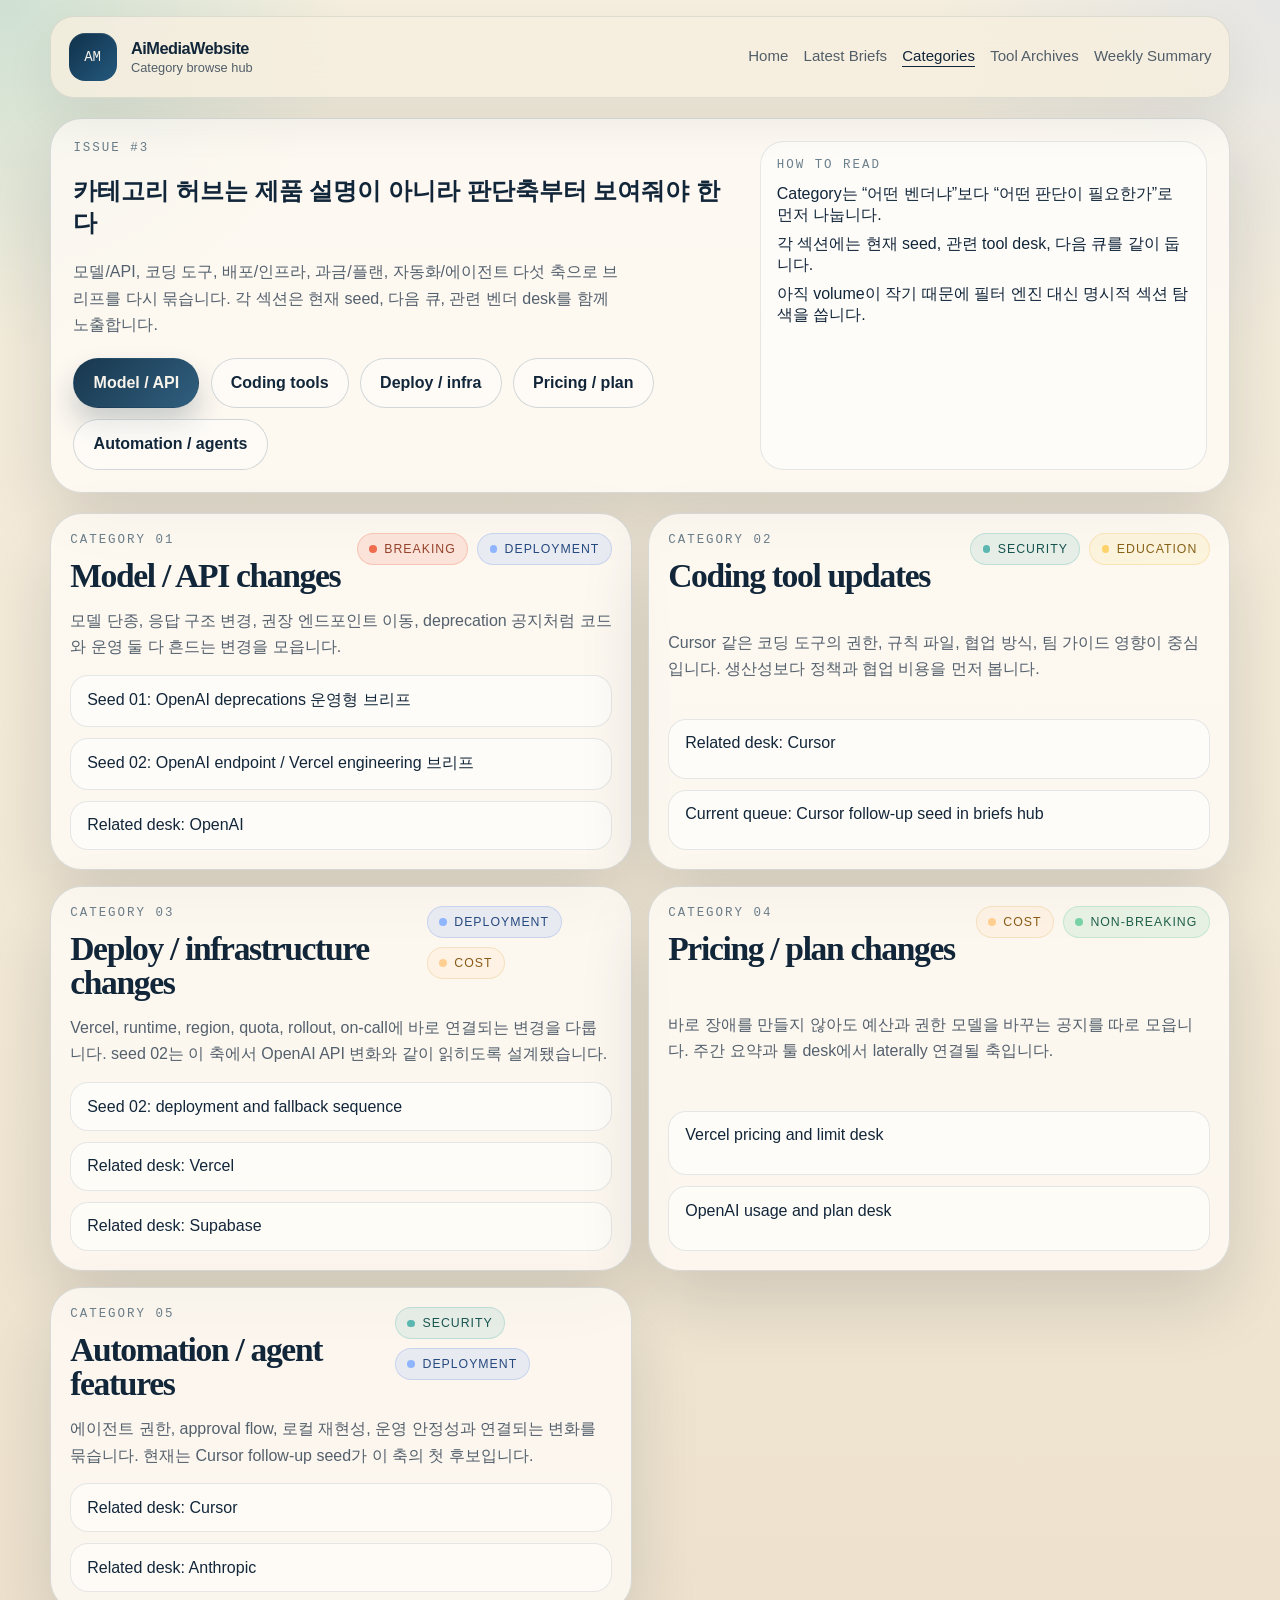
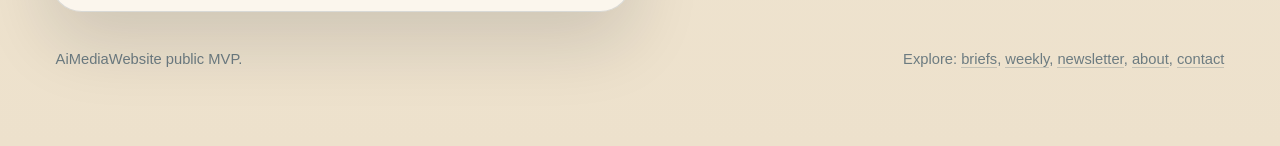
<file: categories/index.html>
<!DOCTYPE html>
<html lang="ko">
  <head>
    <meta charset="UTF-8" />
    <meta name="viewport" content="width=device-width, initial-scale=1.0" />
    <title>Categories | AiMediaWebsite</title>
    <meta
      name="description"
      content="AiMediaWebsite 카테고리 허브. 모델/API, 코딩 도구, 배포/인프라, 과금/플랜, 자동화/에이전트 5개 판단축으로 현재 seed와 다음 큐를 탐색한다."
    />
    <meta name="theme-color" content="#0b3554" />
    <meta name="robots" content="index,follow" />
    <link rel="canonical" href="https://aimedia-deploy.vercel.app/categories" />
    <link rel="icon" href="/favicon.svg" type="image/svg+xml" />
    <link rel="icon" href="/favicon-32.png" type="image/png" sizes="32x32" />
    <link rel="icon" href="/favicon.ico" />
    <link rel="apple-touch-icon" href="/apple-touch-icon.png" />
    <link rel="manifest" href="/site.webmanifest" />
    <meta property="og:locale" content="ko_KR" />
    <meta property="og:site_name" content="AiMediaWebsite" />
    <meta property="og:type" content="website" />
    <meta property="og:title" content="Categories | AiMediaWebsite" />
    <meta
      property="og:description"
      content="AiMediaWebsite 카테고리 허브. 모델/API, 코딩 도구, 배포/인프라, 과금/플랜, 자동화/에이전트 5개 판단축으로 현재 seed와 다음 큐를 탐색한다."
    />
    <meta property="og:url" content="https://aimedia-deploy.vercel.app/categories" />
    <meta property="og:image" content="https://aimedia-deploy.vercel.app/assets/brand/og-default.png" />
    <meta property="og:image:type" content="image/png" />
    <meta property="og:image:width" content="1200" />
    <meta property="og:image:height" content="630" />
    <meta
      property="og:image:alt"
      content="AiMediaWebsite social card for official updates and practical decisions."
    />
    <meta name="twitter:card" content="summary_large_image" />
    <meta name="twitter:title" content="Categories | AiMediaWebsite" />
    <meta
      name="twitter:description"
      content="AiMediaWebsite 카테고리 허브. 모델/API, 코딩 도구, 배포/인프라, 과금/플랜, 자동화/에이전트 5개 판단축으로 현재 seed와 다음 큐를 탐색한다."
    />
    <meta name="twitter:image" content="https://aimedia-deploy.vercel.app/assets/brand/og-default.png" />
    <meta name="twitter:image:alt" content="AiMediaWebsite social card for official updates and practical decisions." />
    <script>
      document.documentElement.classList.add("js-ready");
    </script>
    <link rel="stylesheet" href="../assets/css/main.css" />
  </head>
  <body class="archive-page" data-page="categories">
    <div class="site-shell">
      <header class="topbar">
        <a class="brand" href="../index.html" aria-label="AiMediaWebsite 홈">
          <span class="brand-mark">AM</span>
          <span class="brand-copy">
            <strong>AiMediaWebsite</strong>
            <span>Category browse hub</span>
          </span>
        </a>
        <button class="nav-toggle" type="button" aria-expanded="false" aria-controls="site-nav" data-nav-toggle>
          Menu
        </button>
        <nav class="site-nav" id="site-nav" data-site-nav>
          <a href="../index.html">Home</a>
          <a href="../briefs/index.html">Latest Briefs</a>
          <a href="./index.html" aria-current="page">Categories</a>
          <a href="../tools/index.html">Tool Archives</a>
          <a href="../weekly/index.html">Weekly Summary</a>
        </nav>
      </header>

      <main>
        <section class="archive-hero panel reveal">
          <div class="archive-hero-copy">
            <p class="eyebrow">Issue #3</p>
            <h1>카테고리 허브는 제품 설명이 아니라 판단축부터 보여줘야 한다</h1>
            <p class="archive-summary">
              모델/API, 코딩 도구, 배포/인프라, 과금/플랜, 자동화/에이전트 다섯 축으로 브리프를 다시 묶습니다. 각
              섹션은 현재 seed, 다음 큐, 관련 벤더 desk를 함께 노출합니다.
            </p>
            <div class="jump-links">
              <a class="button button-primary" href="#models">Model / API</a>
              <a class="button button-secondary" href="#coding-tools">Coding tools</a>
              <a class="button button-secondary" href="#infra">Deploy / infra</a>
              <a class="button button-secondary" href="#pricing">Pricing / plan</a>
              <a class="button button-secondary" href="#agents">Automation / agents</a>
            </div>
          </div>

          <aside class="archive-hero-side">
            <p class="eyebrow">How to read</p>
            <ul class="compact-list">
              <li>Category는 “어떤 벤더냐”보다 “어떤 판단이 필요한가”로 먼저 나눕니다.</li>
              <li>각 섹션에는 현재 seed, 관련 tool desk, 다음 큐를 같이 둡니다.</li>
              <li>아직 volume이 작기 때문에 필터 엔진 대신 명시적 섹션 탐색을 씁니다.</li>
            </ul>
          </aside>
        </section>

        <section class="archive-section-grid">
          <article class="archive-section panel reveal" id="models">
            <div class="archive-section-head">
              <div>
                <p class="eyebrow">Category 01</p>
                <h2>Model / API changes</h2>
              </div>
              <div class="priority-cluster">
                <span class="priority-pill priority-pill-light priority-breaking">Breaking</span>
                <span class="priority-pill priority-pill-light priority-deployment">Deployment</span>
              </div>
            </div>
            <p class="archive-copy">
              모델 단종, 응답 구조 변경, 권장 엔드포인트 이동, deprecation 공지처럼 코드와 운영 둘 다 흔드는 변경을 모읍니다.
            </p>
            <div class="archive-links">
              <a class="archive-link" href="../briefs/ops-governance-brief.html">Seed 01: OpenAI deprecations 운영형 브리프</a>
              <a class="archive-link" href="../briefs/eng-runbook-brief.html">Seed 02: OpenAI endpoint / Vercel engineering 브리프</a>
              <a class="archive-link" href="../tools/index.html#openai">Related desk: OpenAI</a>
            </div>
          </article>

          <article class="archive-section panel reveal" id="coding-tools">
            <div class="archive-section-head">
              <div>
                <p class="eyebrow">Category 02</p>
                <h2>Coding tool updates</h2>
              </div>
              <div class="priority-cluster">
                <span class="priority-pill priority-pill-light priority-security">Security</span>
                <span class="priority-pill priority-pill-light priority-education">Education</span>
              </div>
            </div>
            <p class="archive-copy">
              Cursor 같은 코딩 도구의 권한, 규칙 파일, 협업 방식, 팀 가이드 영향이 중심입니다. 생산성보다 정책과 협업 비용을 먼저 봅니다.
            </p>
            <div class="archive-links">
              <a class="archive-link" href="../tools/index.html#cursor">Related desk: Cursor</a>
              <a class="archive-link" href="../briefs/index.html">Current queue: Cursor follow-up seed in briefs hub</a>
            </div>
          </article>

          <article class="archive-section panel reveal" id="infra">
            <div class="archive-section-head">
              <div>
                <p class="eyebrow">Category 03</p>
                <h2>Deploy / infrastructure changes</h2>
              </div>
              <div class="priority-cluster">
                <span class="priority-pill priority-pill-light priority-deployment">Deployment</span>
                <span class="priority-pill priority-pill-light priority-cost">Cost</span>
              </div>
            </div>
            <p class="archive-copy">
              Vercel, runtime, region, quota, rollout, on-call에 바로 연결되는 변경을 다룹니다. seed 02는 이 축에서 OpenAI API 변화와 같이 읽히도록 설계됐습니다.
            </p>
            <div class="archive-links">
              <a class="archive-link" href="../briefs/eng-runbook-brief.html">Seed 02: deployment and fallback sequence</a>
              <a class="archive-link" href="../tools/index.html#vercel">Related desk: Vercel</a>
              <a class="archive-link" href="../tools/index.html#supabase">Related desk: Supabase</a>
            </div>
          </article>

          <article class="archive-section panel reveal" id="pricing">
            <div class="archive-section-head">
              <div>
                <p class="eyebrow">Category 04</p>
                <h2>Pricing / plan changes</h2>
              </div>
              <div class="priority-cluster">
                <span class="priority-pill priority-pill-light priority-cost">Cost</span>
                <span class="priority-pill priority-pill-light priority-nonbreaking">Non-breaking</span>
              </div>
            </div>
            <p class="archive-copy">
              바로 장애를 만들지 않아도 예산과 권한 모델을 바꾸는 공지를 따로 모읍니다. 주간 요약과 툴 desk에서 laterally 연결될 축입니다.
            </p>
            <div class="archive-links">
              <a class="archive-link" href="../tools/index.html#vercel">Vercel pricing and limit desk</a>
              <a class="archive-link" href="../tools/index.html#openai">OpenAI usage and plan desk</a>
            </div>
          </article>

          <article class="archive-section panel reveal" id="agents">
            <div class="archive-section-head">
              <div>
                <p class="eyebrow">Category 05</p>
                <h2>Automation / agent features</h2>
              </div>
              <div class="priority-cluster">
                <span class="priority-pill priority-pill-light priority-security">Security</span>
                <span class="priority-pill priority-pill-light priority-deployment">Deployment</span>
              </div>
            </div>
            <p class="archive-copy">
              에이전트 권한, approval flow, 로컬 재현성, 운영 안정성과 연결되는 변화를 묶습니다. 현재는 Cursor follow-up seed가 이 축의 첫 후보입니다.
            </p>
            <div class="archive-links">
              <a class="archive-link" href="../tools/index.html#cursor">Related desk: Cursor</a>
              <a class="archive-link" href="../tools/index.html#anthropic">Related desk: Anthropic</a>
            </div>
          </article>
        </section>
      </main>

      <footer class="site-footer">
        <p>AiMediaWebsite public MVP.</p>
        <p>
          Explore:
          <a href="../briefs/index.html">briefs</a>,
          <a href="../weekly/index.html">weekly</a>,
          <a href="../newsletter/index.html">newsletter</a>,
          <a href="../about/index.html">about</a>,
          <a href="../contact/index.html">contact</a>
        </p>
      </footer>
    </div>

    <script src="../assets/js/main.js"></script>
  </body>
</html>
</file>
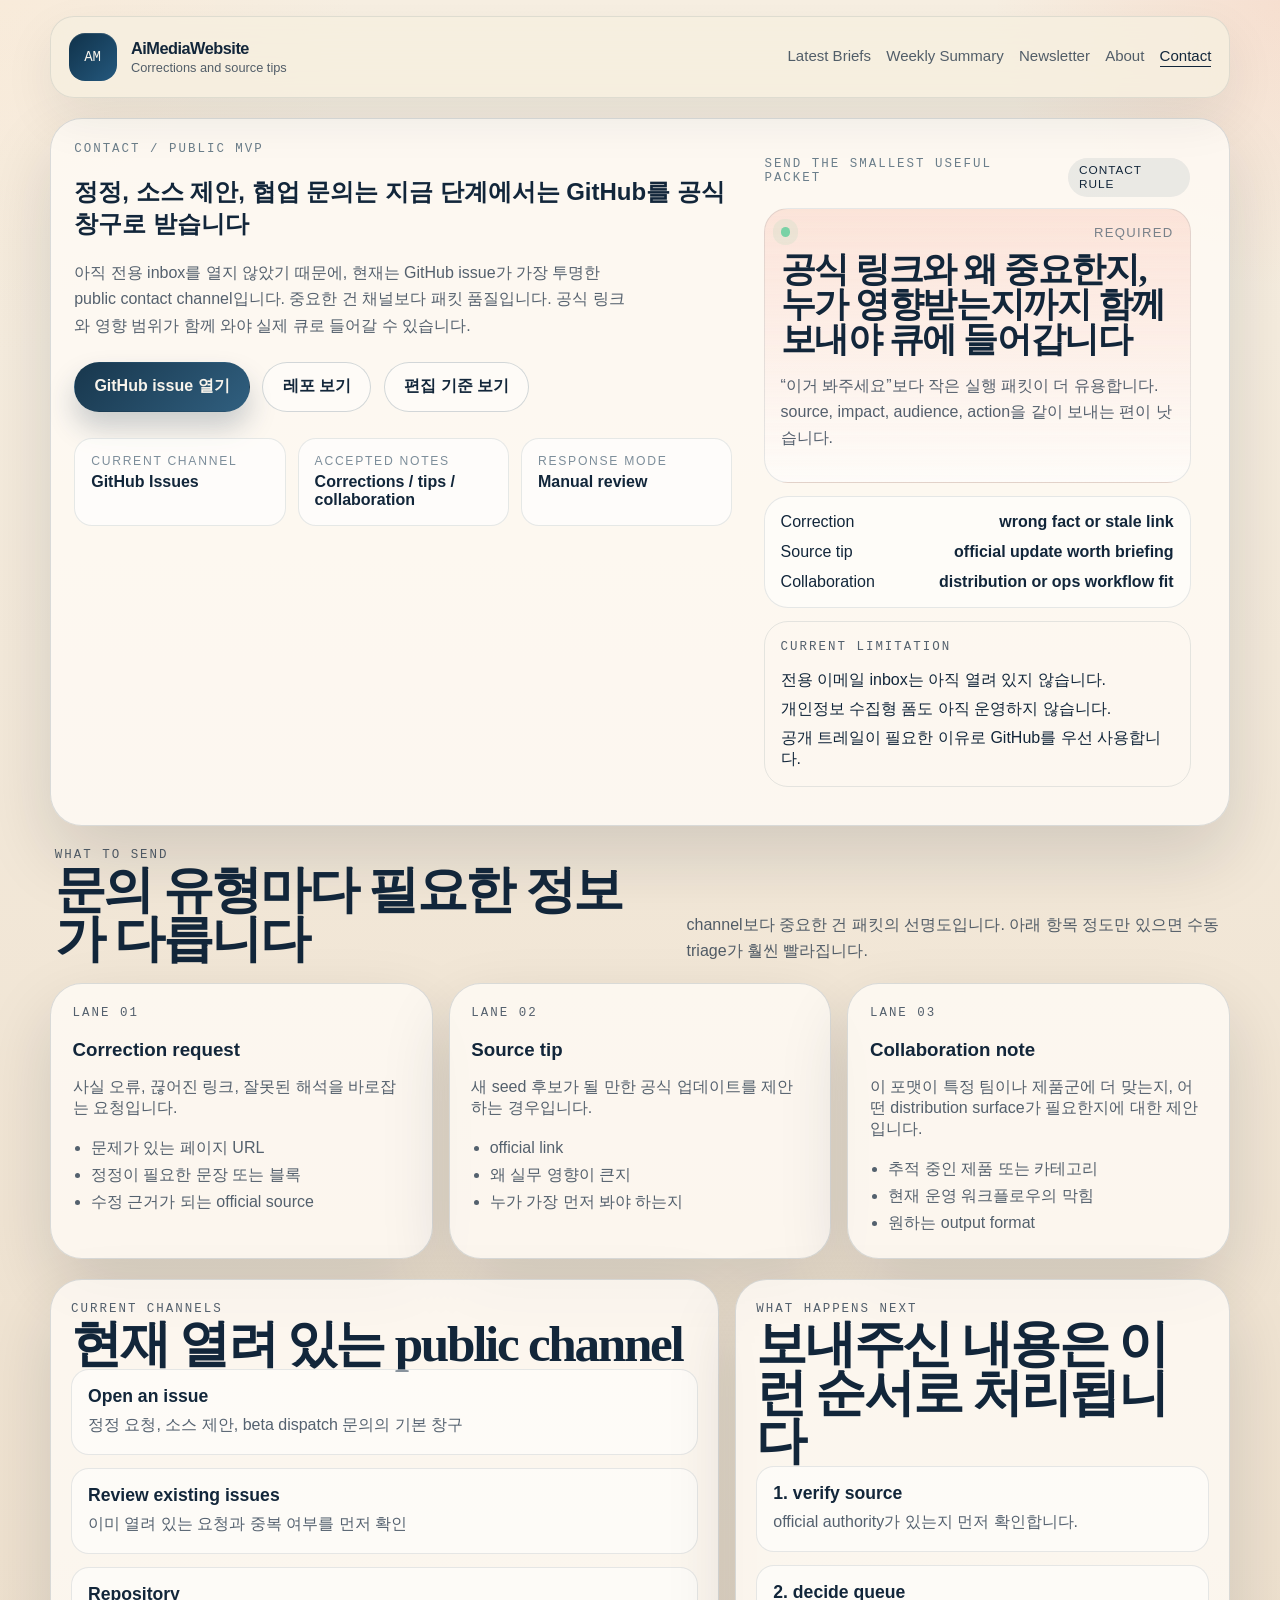
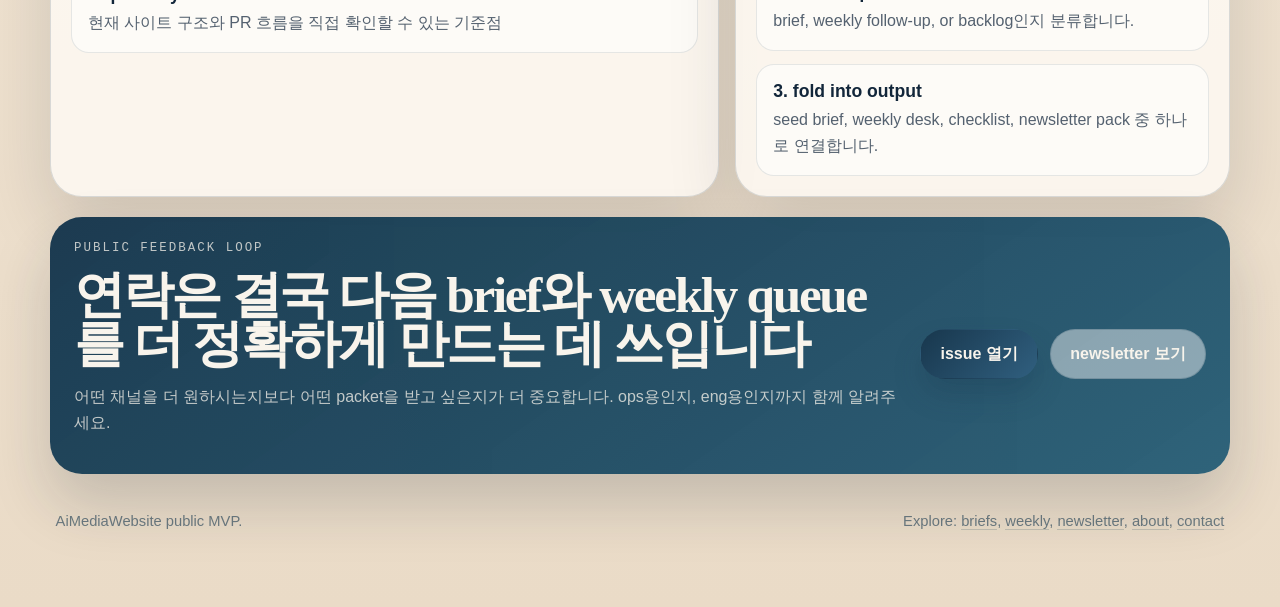
<file: contact/index.html>
<!DOCTYPE html>
<html lang="ko">
  <head>
    <meta charset="UTF-8" />
    <meta name="viewport" content="width=device-width, initial-scale=1.0" />
    <title>Contact | AiMediaWebsite</title>
    <meta
      name="description"
      content="AiMediaWebsite contact. 정정 요청, 소스 제안, 협업 문의를 현재 어떤 채널로 받는지와 무엇을 보내야 하는지 정리한다."
    />
    <meta name="theme-color" content="#0b3554" />
    <meta name="robots" content="index,follow" />
    <link rel="canonical" href="https://aimedia-deploy.vercel.app/contact" />
    <link rel="icon" href="/favicon.svg" type="image/svg+xml" />
    <link rel="icon" href="/favicon-32.png" type="image/png" sizes="32x32" />
    <link rel="icon" href="/favicon.ico" />
    <link rel="apple-touch-icon" href="/apple-touch-icon.png" />
    <link rel="manifest" href="/site.webmanifest" />
    <meta property="og:locale" content="ko_KR" />
    <meta property="og:site_name" content="AiMediaWebsite" />
    <meta property="og:type" content="website" />
    <meta property="og:title" content="Contact | AiMediaWebsite" />
    <meta
      property="og:description"
      content="AiMediaWebsite contact. 정정 요청, 소스 제안, 협업 문의를 현재 어떤 채널로 받는지와 무엇을 보내야 하는지 정리한다."
    />
    <meta property="og:url" content="https://aimedia-deploy.vercel.app/contact" />
    <meta property="og:image" content="https://aimedia-deploy.vercel.app/assets/brand/og-default.png" />
    <meta property="og:image:type" content="image/png" />
    <meta property="og:image:width" content="1200" />
    <meta property="og:image:height" content="630" />
    <meta
      property="og:image:alt"
      content="AiMediaWebsite social card for official updates and practical decisions."
    />
    <meta name="twitter:card" content="summary_large_image" />
    <meta name="twitter:title" content="Contact | AiMediaWebsite" />
    <meta
      name="twitter:description"
      content="AiMediaWebsite contact. 정정 요청, 소스 제안, 협업 문의를 현재 어떤 채널로 받는지와 무엇을 보내야 하는지 정리한다."
    />
    <meta name="twitter:image" content="https://aimedia-deploy.vercel.app/assets/brand/og-default.png" />
    <meta name="twitter:image:alt" content="AiMediaWebsite social card for official updates and practical decisions." />
    <script>
      document.documentElement.classList.add("js-ready");
    </script>
    <link rel="stylesheet" href="../assets/css/main.css" />
  </head>
  <body class="public-page contact-page" data-page="contact">
    <div class="site-shell">
      <header class="topbar">
        <a class="brand" href="../index.html" aria-label="AiMediaWebsite 홈">
          <span class="brand-mark">AM</span>
          <span class="brand-copy">
            <strong>AiMediaWebsite</strong>
            <span>Corrections and source tips</span>
          </span>
        </a>

        <button class="nav-toggle" type="button" aria-expanded="false" aria-controls="site-nav" data-nav-toggle>
          Menu
        </button>

        <nav class="site-nav" id="site-nav" data-site-nav>
          <a href="../briefs/index.html">Latest Briefs</a>
          <a href="../weekly/index.html">Weekly Summary</a>
          <a href="../newsletter/index.html">Newsletter</a>
          <a href="../about/index.html">About</a>
          <a href="./index.html" aria-current="page">Contact</a>
        </nav>
      </header>

      <main>
        <section class="hub-hero panel reveal">
          <div class="hub-copy">
            <p class="eyebrow">Contact / public MVP</p>
            <h1>정정, 소스 제안, 협업 문의는 지금 단계에서는 GitHub를 공식 창구로 받습니다</h1>
            <p class="hub-summary">
              아직 전용 inbox를 열지 않았기 때문에, 현재는 GitHub issue가 가장 투명한 public contact channel입니다.
              중요한 건 채널보다 패킷 품질입니다. 공식 링크와 영향 범위가 함께 와야 실제 큐로 들어갈 수 있습니다.
            </p>

            <div class="hero-actions">
              <a
                class="button button-primary"
                href="https://github.com/xAsh-Ai/AiMediaWebsite/issues/new"
                target="_blank"
                rel="noopener noreferrer"
                >GitHub issue 열기</a
              >
              <a
                class="button button-secondary"
                href="https://github.com/xAsh-Ai/AiMediaWebsite"
                target="_blank"
                rel="noopener noreferrer"
                >레포 보기</a
              >
              <a class="button button-secondary" href="../about/index.html">편집 기준 보기</a>
            </div>

            <ul class="hero-metrics">
              <li>
                <span class="metric-label">Current channel</span>
                <strong>GitHub Issues</strong>
              </li>
              <li>
                <span class="metric-label">Accepted notes</span>
                <strong>Corrections / tips / collaboration</strong>
              </li>
              <li>
                <span class="metric-label">Response mode</span>
                <strong>Manual review</strong>
              </li>
            </ul>
          </div>

          <aside class="hub-board">
            <div class="board-head">
              <p class="eyebrow">Send the smallest useful packet</p>
              <span class="board-badge">Contact rule</span>
            </div>

            <div class="board-stack">
              <article class="board-card board-card-hot">
                <div class="board-card-top">
                  <span class="status-dot"></span>
                  <span>Required</span>
                </div>
                <h2>공식 링크와 왜 중요한지, 누가 영향받는지까지 함께 보내야 큐에 들어갑니다</h2>
                <p>“이거 봐주세요”보다 작은 실행 패킷이 더 유용합니다. source, impact, audience, action을 같이 보내는 편이 낫습니다.</p>
              </article>

              <article class="board-card">
                <div class="board-row">
                  <span>Correction</span>
                  <strong>wrong fact or stale link</strong>
                </div>
                <div class="board-row">
                  <span>Source tip</span>
                  <strong>official update worth briefing</strong>
                </div>
                <div class="board-row">
                  <span>Collaboration</span>
                  <strong>distribution or ops workflow fit</strong>
                </div>
              </article>

              <article class="board-card board-card-outline">
                <p class="eyebrow">Current limitation</p>
                <ul class="compact-list">
                  <li>전용 이메일 inbox는 아직 열려 있지 않습니다.</li>
                  <li>개인정보 수집형 폼도 아직 운영하지 않습니다.</li>
                  <li>공개 트레일이 필요한 이유로 GitHub를 우선 사용합니다.</li>
                </ul>
              </article>
            </div>
          </aside>
        </section>

        <section class="section-header reveal">
          <div>
            <p class="eyebrow">What to send</p>
            <h2>문의 유형마다 필요한 정보가 다릅니다</h2>
          </div>
          <p>channel보다 중요한 건 패킷의 선명도입니다. 아래 항목 정도만 있으면 수동 triage가 훨씬 빨라집니다.</p>
        </section>

        <section class="public-grid">
          <article class="public-card panel reveal">
            <p class="eyebrow">Lane 01</p>
            <h3>Correction request</h3>
            <p>사실 오류, 끊어진 링크, 잘못된 해석을 바로잡는 요청입니다.</p>
            <ul class="article-list">
              <li>문제가 있는 페이지 URL</li>
              <li>정정이 필요한 문장 또는 블록</li>
              <li>수정 근거가 되는 official source</li>
            </ul>
          </article>

          <article class="public-card panel reveal">
            <p class="eyebrow">Lane 02</p>
            <h3>Source tip</h3>
            <p>새 seed 후보가 될 만한 공식 업데이트를 제안하는 경우입니다.</p>
            <ul class="article-list">
              <li>official link</li>
              <li>왜 실무 영향이 큰지</li>
              <li>누가 가장 먼저 봐야 하는지</li>
            </ul>
          </article>

          <article class="public-card panel reveal">
            <p class="eyebrow">Lane 03</p>
            <h3>Collaboration note</h3>
            <p>이 포맷이 특정 팀이나 제품군에 더 맞는지, 어떤 distribution surface가 필요한지에 대한 제안입니다.</p>
            <ul class="article-list">
              <li>추적 중인 제품 또는 카테고리</li>
              <li>현재 운영 워크플로우의 막힘</li>
              <li>원하는 output format</li>
            </ul>
          </article>
        </section>

        <section class="split-layout">
          <article class="lens-panel panel reveal">
            <div class="section-header compact">
              <div>
                <p class="eyebrow">Current channels</p>
                <h2>현재 열려 있는 public channel</h2>
              </div>
            </div>

            <div class="desk-list">
              <a
                class="desk-item"
                href="https://github.com/xAsh-Ai/AiMediaWebsite/issues/new"
                target="_blank"
                rel="noopener noreferrer"
              >
                <strong>Open an issue</strong>
                <span>정정 요청, 소스 제안, beta dispatch 문의의 기본 창구</span>
              </a>
              <a
                class="desk-item"
                href="https://github.com/xAsh-Ai/AiMediaWebsite/issues"
                target="_blank"
                rel="noopener noreferrer"
              >
                <strong>Review existing issues</strong>
                <span>이미 열려 있는 요청과 중복 여부를 먼저 확인</span>
              </a>
              <a
                class="desk-item"
                href="https://github.com/xAsh-Ai/AiMediaWebsite"
                target="_blank"
                rel="noopener noreferrer"
              >
                <strong>Repository</strong>
                <span>현재 사이트 구조와 PR 흐름을 직접 확인할 수 있는 기준점</span>
              </a>
            </div>
          </article>

          <article class="desk-panel panel reveal">
            <div class="section-header compact">
              <div>
                <p class="eyebrow">What happens next</p>
                <h2>보내주신 내용은 이런 순서로 처리됩니다</h2>
              </div>
            </div>

            <div class="desk-list">
              <article class="desk-item">
                <strong>1. verify source</strong>
                <span>official authority가 있는지 먼저 확인합니다.</span>
              </article>
              <article class="desk-item">
                <strong>2. decide queue</strong>
                <span>brief, weekly follow-up, or backlog인지 분류합니다.</span>
              </article>
              <article class="desk-item">
                <strong>3. fold into output</strong>
                <span>seed brief, weekly desk, checklist, newsletter pack 중 하나로 연결합니다.</span>
              </article>
            </div>
          </article>
        </section>

        <section class="cta-band reveal">
          <div>
            <p class="eyebrow">Public feedback loop</p>
            <h2>연락은 결국 다음 brief와 weekly queue를 더 정확하게 만드는 데 쓰입니다</h2>
            <p>어떤 채널을 더 원하시는지보다 어떤 packet을 받고 싶은지가 더 중요합니다. ops용인지, eng용인지까지 함께 알려주세요.</p>
          </div>
          <div class="placeholder-links">
            <a
              class="button button-primary"
              href="https://github.com/xAsh-Ai/AiMediaWebsite/issues/new"
              target="_blank"
              rel="noopener noreferrer"
              >issue 열기</a
            >
            <a class="button button-secondary" href="../newsletter/index.html">newsletter 보기</a>
          </div>
        </section>
      </main>

      <footer class="site-footer">
        <p>AiMediaWebsite public MVP.</p>
        <p>
          Explore:
          <a href="../briefs/index.html">briefs</a>,
          <a href="../weekly/index.html">weekly</a>,
          <a href="../newsletter/index.html">newsletter</a>,
          <a href="../about/index.html">about</a>,
          <a href="./index.html">contact</a>
        </p>
      </footer>
    </div>

    <script src="../assets/js/main.js"></script>
  </body>
</html>
</file>
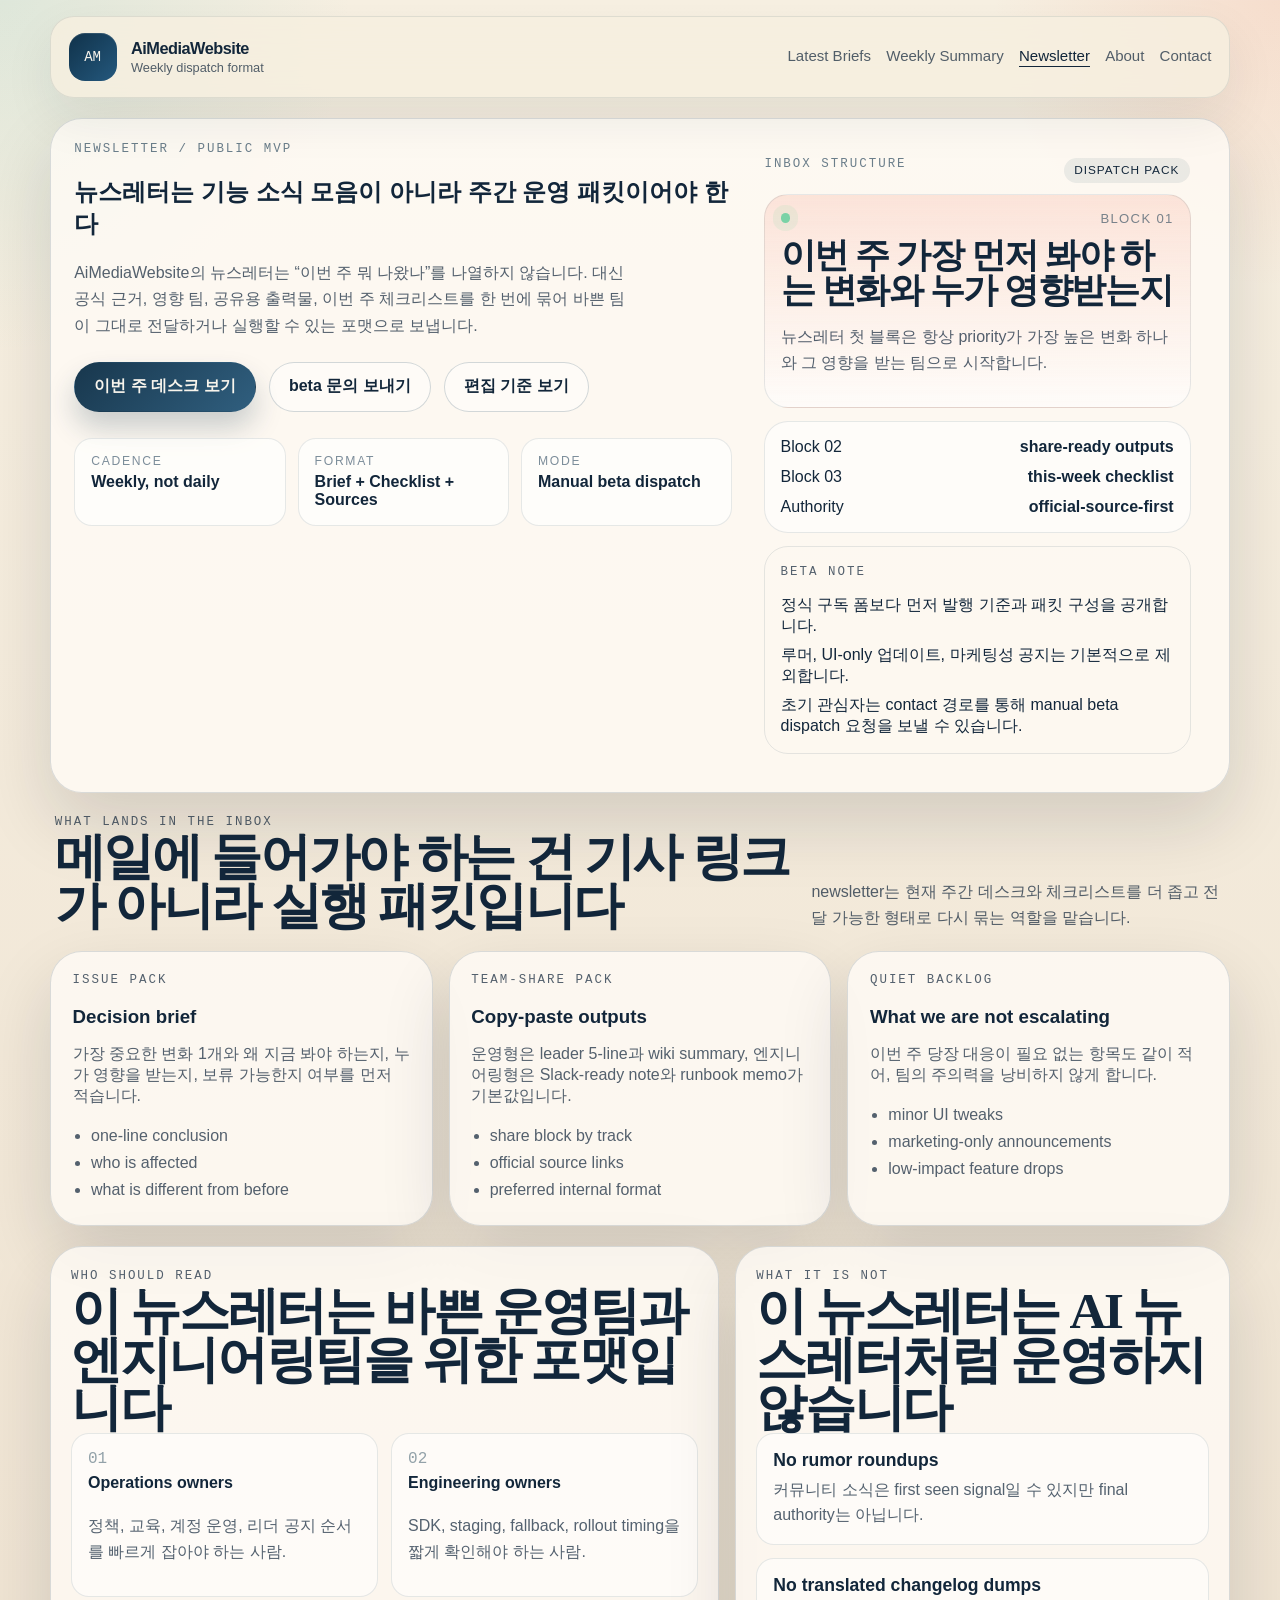
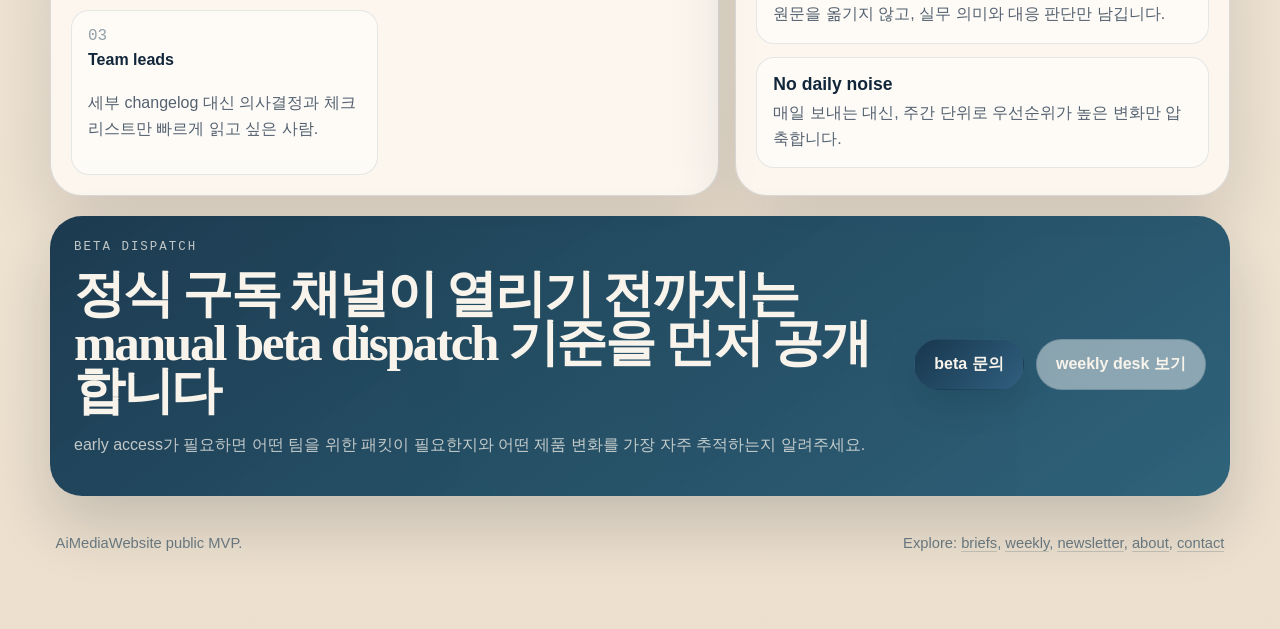
<file: newsletter/index.html>
<!DOCTYPE html>
<html lang="ko">
  <head>
    <meta charset="UTF-8" />
    <meta name="viewport" content="width=device-width, initial-scale=1.0" />
    <title>Newsletter | AiMediaWebsite</title>
    <meta
      name="description"
      content="AiMediaWebsite newsletter. 공식 업데이트를 주간 운영 패킷으로 묶어 전달하는 발행 포맷과 현재 beta 기준을 설명한다."
    />
    <meta name="theme-color" content="#0b3554" />
    <meta name="robots" content="index,follow" />
    <link rel="canonical" href="https://aimedia-deploy.vercel.app/newsletter" />
    <link rel="icon" href="/favicon.svg" type="image/svg+xml" />
    <link rel="icon" href="/favicon-32.png" type="image/png" sizes="32x32" />
    <link rel="icon" href="/favicon.ico" />
    <link rel="apple-touch-icon" href="/apple-touch-icon.png" />
    <link rel="manifest" href="/site.webmanifest" />
    <meta property="og:locale" content="ko_KR" />
    <meta property="og:site_name" content="AiMediaWebsite" />
    <meta property="og:type" content="website" />
    <meta property="og:title" content="Newsletter | AiMediaWebsite" />
    <meta
      property="og:description"
      content="AiMediaWebsite newsletter. 공식 업데이트를 주간 운영 패킷으로 묶어 전달하는 발행 포맷과 현재 beta 기준을 설명한다."
    />
    <meta property="og:url" content="https://aimedia-deploy.vercel.app/newsletter" />
    <meta property="og:image" content="https://aimedia-deploy.vercel.app/assets/brand/og-default.png" />
    <meta property="og:image:type" content="image/png" />
    <meta property="og:image:width" content="1200" />
    <meta property="og:image:height" content="630" />
    <meta
      property="og:image:alt"
      content="AiMediaWebsite social card for official updates and practical decisions."
    />
    <meta name="twitter:card" content="summary_large_image" />
    <meta name="twitter:title" content="Newsletter | AiMediaWebsite" />
    <meta
      name="twitter:description"
      content="AiMediaWebsite newsletter. 공식 업데이트를 주간 운영 패킷으로 묶어 전달하는 발행 포맷과 현재 beta 기준을 설명한다."
    />
    <meta name="twitter:image" content="https://aimedia-deploy.vercel.app/assets/brand/og-default.png" />
    <meta name="twitter:image:alt" content="AiMediaWebsite social card for official updates and practical decisions." />
    <script>
      document.documentElement.classList.add("js-ready");
    </script>
    <link rel="stylesheet" href="../assets/css/main.css" />
  </head>
  <body class="public-page newsletter-page" data-page="newsletter">
    <div class="site-shell">
      <header class="topbar">
        <a class="brand" href="../index.html" aria-label="AiMediaWebsite 홈">
          <span class="brand-mark">AM</span>
          <span class="brand-copy">
            <strong>AiMediaWebsite</strong>
            <span>Weekly dispatch format</span>
          </span>
        </a>

        <button class="nav-toggle" type="button" aria-expanded="false" aria-controls="site-nav" data-nav-toggle>
          Menu
        </button>

        <nav class="site-nav" id="site-nav" data-site-nav>
          <a href="../briefs/index.html">Latest Briefs</a>
          <a href="../weekly/index.html">Weekly Summary</a>
          <a href="./index.html" aria-current="page">Newsletter</a>
          <a href="../about/index.html">About</a>
          <a href="../contact/index.html">Contact</a>
        </nav>
      </header>

      <main>
        <section class="hub-hero panel reveal">
          <div class="hub-copy">
            <p class="eyebrow">Newsletter / public MVP</p>
            <h1>뉴스레터는 기능 소식 모음이 아니라 주간 운영 패킷이어야 한다</h1>
            <p class="hub-summary">
              AiMediaWebsite의 뉴스레터는 “이번 주 뭐 나왔나”를 나열하지 않습니다. 대신 공식 근거, 영향 팀, 공유용 출력물,
              이번 주 체크리스트를 한 번에 묶어 바쁜 팀이 그대로 전달하거나 실행할 수 있는 포맷으로 보냅니다.
            </p>

            <div class="hero-actions">
              <a class="button button-primary" href="../weekly/index.html">이번 주 데스크 보기</a>
              <a class="button button-secondary" href="../contact/index.html">beta 문의 보내기</a>
              <a class="button button-secondary" href="../about/index.html">편집 기준 보기</a>
            </div>

            <ul class="hero-metrics">
              <li>
                <span class="metric-label">Cadence</span>
                <strong>Weekly, not daily</strong>
              </li>
              <li>
                <span class="metric-label">Format</span>
                <strong>Brief + Checklist + Sources</strong>
              </li>
              <li>
                <span class="metric-label">Mode</span>
                <strong>Manual beta dispatch</strong>
              </li>
            </ul>
          </div>

          <aside class="hub-board">
            <div class="board-head">
              <p class="eyebrow">Inbox structure</p>
              <span class="board-badge">Dispatch pack</span>
            </div>

            <div class="board-stack">
              <article class="board-card board-card-hot">
                <div class="board-card-top">
                  <span class="status-dot"></span>
                  <span>Block 01</span>
                </div>
                <h2>이번 주 가장 먼저 봐야 하는 변화와 누가 영향받는지</h2>
                <p>뉴스레터 첫 블록은 항상 priority가 가장 높은 변화 하나와 그 영향을 받는 팀으로 시작합니다.</p>
              </article>

              <article class="board-card">
                <div class="board-row">
                  <span>Block 02</span>
                  <strong>share-ready outputs</strong>
                </div>
                <div class="board-row">
                  <span>Block 03</span>
                  <strong>this-week checklist</strong>
                </div>
                <div class="board-row">
                  <span>Authority</span>
                  <strong>official-source-first</strong>
                </div>
              </article>

              <article class="board-card board-card-outline">
                <p class="eyebrow">Beta note</p>
                <ul class="compact-list">
                  <li>정식 구독 폼보다 먼저 발행 기준과 패킷 구성을 공개합니다.</li>
                  <li>루머, UI-only 업데이트, 마케팅성 공지는 기본적으로 제외합니다.</li>
                  <li>초기 관심자는 contact 경로를 통해 manual beta dispatch 요청을 보낼 수 있습니다.</li>
                </ul>
              </article>
            </div>
          </aside>
        </section>

        <section class="section-header reveal">
          <div>
            <p class="eyebrow">What lands in the inbox</p>
            <h2>메일에 들어가야 하는 건 기사 링크가 아니라 실행 패킷입니다</h2>
          </div>
          <p>newsletter는 현재 주간 데스크와 체크리스트를 더 좁고 전달 가능한 형태로 다시 묶는 역할을 맡습니다.</p>
        </section>

        <section class="public-grid">
          <article class="public-card panel reveal">
            <p class="eyebrow">Issue pack</p>
            <h3>Decision brief</h3>
            <p>가장 중요한 변화 1개와 왜 지금 봐야 하는지, 누가 영향을 받는지, 보류 가능한지 여부를 먼저 적습니다.</p>
            <ul class="article-list">
              <li>one-line conclusion</li>
              <li>who is affected</li>
              <li>what is different from before</li>
            </ul>
          </article>

          <article class="public-card panel reveal">
            <p class="eyebrow">Team-share pack</p>
            <h3>Copy-paste outputs</h3>
            <p>운영형은 leader 5-line과 wiki summary, 엔지니어링형은 Slack-ready note와 runbook memo가 기본값입니다.</p>
            <ul class="article-list">
              <li>share block by track</li>
              <li>official source links</li>
              <li>preferred internal format</li>
            </ul>
          </article>

          <article class="public-card panel reveal">
            <p class="eyebrow">Quiet backlog</p>
            <h3>What we are not escalating</h3>
            <p>이번 주 당장 대응이 필요 없는 항목도 같이 적어, 팀의 주의력을 낭비하지 않게 합니다.</p>
            <ul class="article-list">
              <li>minor UI tweaks</li>
              <li>marketing-only announcements</li>
              <li>low-impact feature drops</li>
            </ul>
          </article>
        </section>

        <section class="split-layout">
          <article class="lens-panel panel reveal">
            <div class="section-header compact">
              <div>
                <p class="eyebrow">Who should read</p>
                <h2>이 뉴스레터는 바쁜 운영팀과 엔지니어링팀을 위한 포맷입니다</h2>
              </div>
            </div>

            <div class="lens-grid">
              <article class="lens-card">
                <span class="lens-index">01</span>
                <strong>Operations owners</strong>
                <p>정책, 교육, 계정 운영, 리더 공지 순서를 빠르게 잡아야 하는 사람.</p>
              </article>
              <article class="lens-card">
                <span class="lens-index">02</span>
                <strong>Engineering owners</strong>
                <p>SDK, staging, fallback, rollout timing을 짧게 확인해야 하는 사람.</p>
              </article>
              <article class="lens-card">
                <span class="lens-index">03</span>
                <strong>Team leads</strong>
                <p>세부 changelog 대신 의사결정과 체크리스트만 빠르게 읽고 싶은 사람.</p>
              </article>
            </div>
          </article>

          <article class="desk-panel panel reveal">
            <div class="section-header compact">
              <div>
                <p class="eyebrow">What it is not</p>
                <h2>이 뉴스레터는 AI 뉴스레터처럼 운영하지 않습니다</h2>
              </div>
            </div>

            <div class="desk-list">
              <article class="desk-item">
                <strong>No rumor roundups</strong>
                <span>커뮤니티 소식은 first seen signal일 수 있지만 final authority는 아닙니다.</span>
              </article>
              <article class="desk-item">
                <strong>No translated changelog dumps</strong>
                <span>원문을 옮기지 않고, 실무 의미와 대응 판단만 남깁니다.</span>
              </article>
              <article class="desk-item">
                <strong>No daily noise</strong>
                <span>매일 보내는 대신, 주간 단위로 우선순위가 높은 변화만 압축합니다.</span>
              </article>
            </div>
          </article>
        </section>

        <section class="cta-band reveal">
          <div>
            <p class="eyebrow">Beta dispatch</p>
            <h2>정식 구독 채널이 열리기 전까지는 manual beta dispatch 기준을 먼저 공개합니다</h2>
            <p>early access가 필요하면 어떤 팀을 위한 패킷이 필요한지와 어떤 제품 변화를 가장 자주 추적하는지 알려주세요.</p>
          </div>
          <div class="placeholder-links">
            <a class="button button-primary" href="../contact/index.html">beta 문의</a>
            <a class="button button-secondary" href="../weekly/index.html">weekly desk 보기</a>
          </div>
        </section>
      </main>

      <footer class="site-footer">
        <p>AiMediaWebsite public MVP.</p>
        <p>
          Explore:
          <a href="../briefs/index.html">briefs</a>,
          <a href="../weekly/index.html">weekly</a>,
          <a href="./index.html">newsletter</a>,
          <a href="../about/index.html">about</a>,
          <a href="../contact/index.html">contact</a>
        </p>
      </footer>
    </div>

    <script src="../assets/js/main.js"></script>
  </body>
</html>
</file>
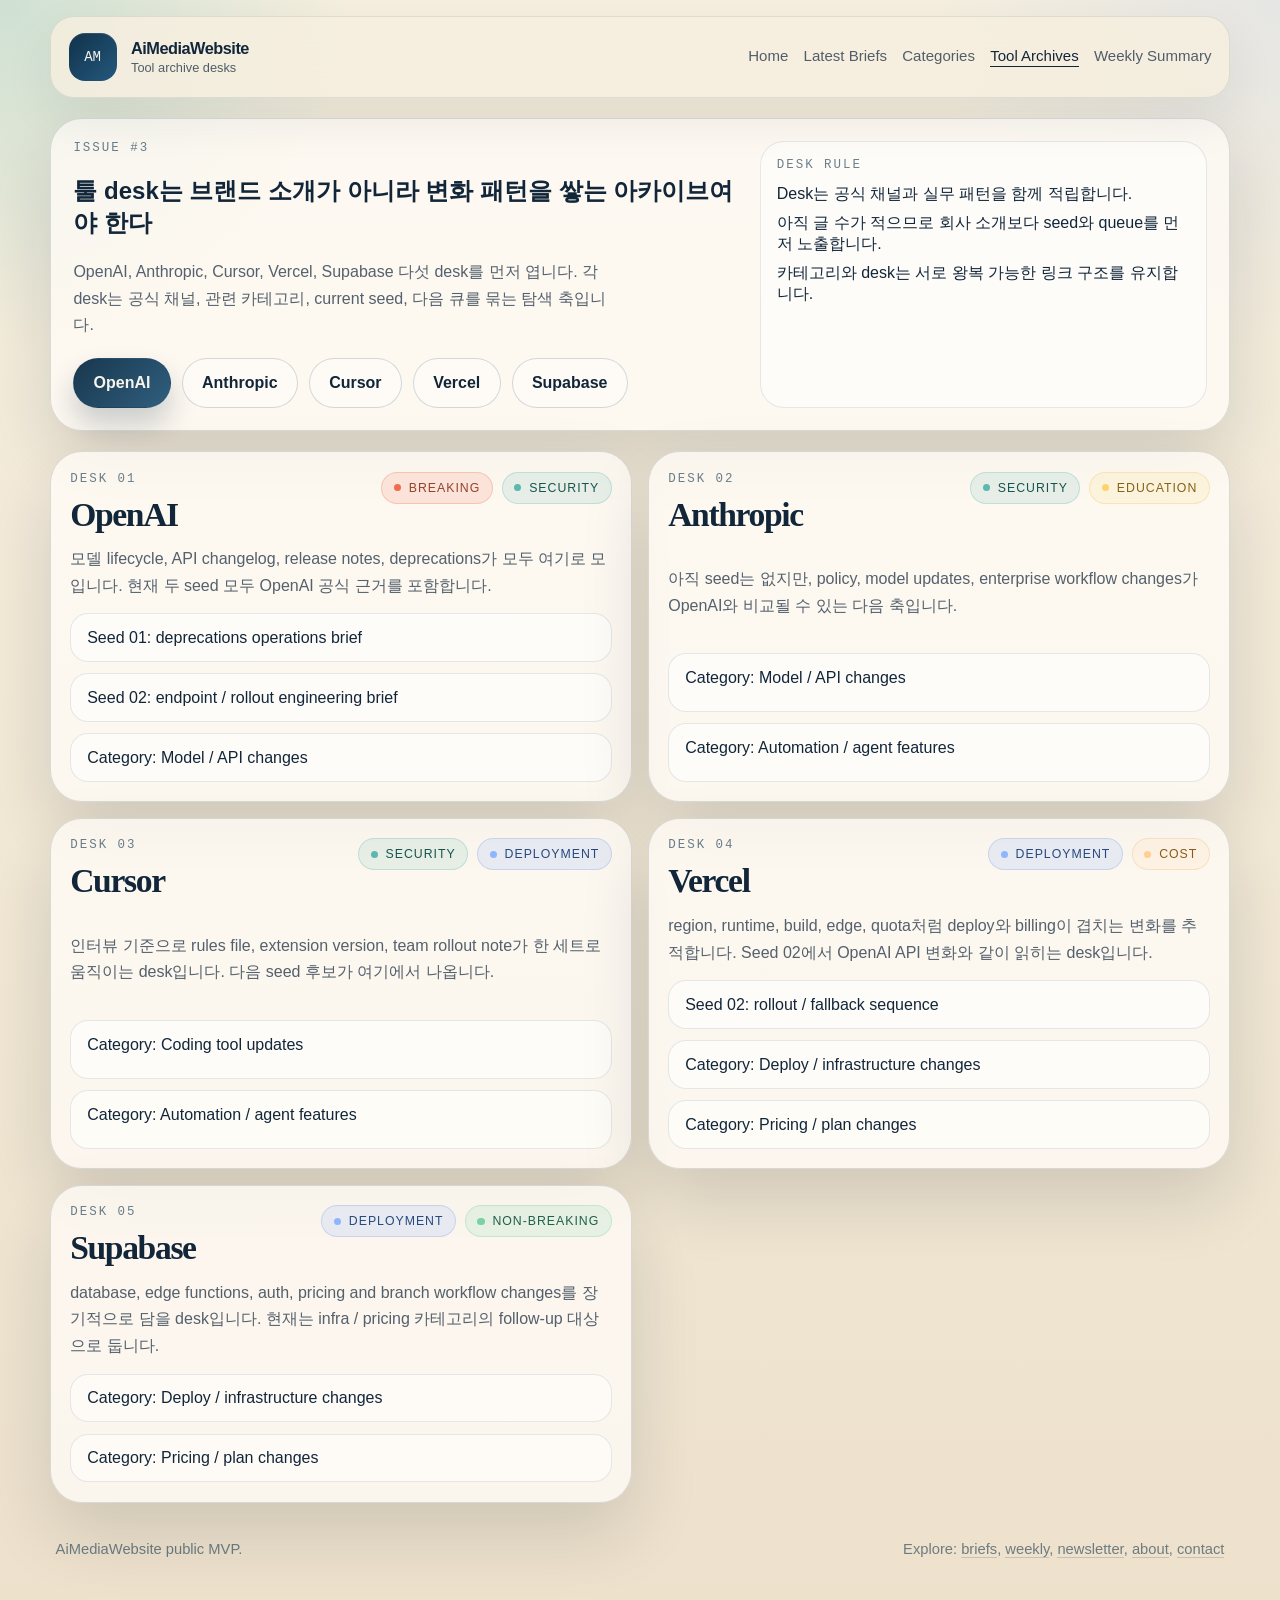
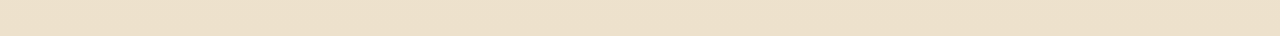
<file: tools/index.html>
<!DOCTYPE html>
<html lang="ko">
  <head>
    <meta charset="UTF-8" />
    <meta name="viewport" content="width=device-width, initial-scale=1.0" />
    <title>Tool Archives | AiMediaWebsite</title>
    <meta
      name="description"
      content="AiMediaWebsite 툴 desk 아카이브. OpenAI, Anthropic, Cursor, Vercel, Supabase 다섯 벤더 기준으로 seed brief와 다음 큐를 탐색한다."
    />
    <meta name="theme-color" content="#0b3554" />
    <meta name="robots" content="index,follow" />
    <link rel="canonical" href="https://aimedia-deploy.vercel.app/tools" />
    <link rel="icon" href="/favicon.svg" type="image/svg+xml" />
    <link rel="icon" href="/favicon-32.png" type="image/png" sizes="32x32" />
    <link rel="icon" href="/favicon.ico" />
    <link rel="apple-touch-icon" href="/apple-touch-icon.png" />
    <link rel="manifest" href="/site.webmanifest" />
    <meta property="og:locale" content="ko_KR" />
    <meta property="og:site_name" content="AiMediaWebsite" />
    <meta property="og:type" content="website" />
    <meta property="og:title" content="Tool Archives | AiMediaWebsite" />
    <meta
      property="og:description"
      content="AiMediaWebsite 툴 desk 아카이브. OpenAI, Anthropic, Cursor, Vercel, Supabase 다섯 벤더 기준으로 seed brief와 다음 큐를 탐색한다."
    />
    <meta property="og:url" content="https://aimedia-deploy.vercel.app/tools" />
    <meta property="og:image" content="https://aimedia-deploy.vercel.app/assets/brand/og-default.png" />
    <meta property="og:image:type" content="image/png" />
    <meta property="og:image:width" content="1200" />
    <meta property="og:image:height" content="630" />
    <meta
      property="og:image:alt"
      content="AiMediaWebsite social card for official updates and practical decisions."
    />
    <meta name="twitter:card" content="summary_large_image" />
    <meta name="twitter:title" content="Tool Archives | AiMediaWebsite" />
    <meta
      name="twitter:description"
      content="AiMediaWebsite 툴 desk 아카이브. OpenAI, Anthropic, Cursor, Vercel, Supabase 다섯 벤더 기준으로 seed brief와 다음 큐를 탐색한다."
    />
    <meta name="twitter:image" content="https://aimedia-deploy.vercel.app/assets/brand/og-default.png" />
    <meta name="twitter:image:alt" content="AiMediaWebsite social card for official updates and practical decisions." />
    <script>
      document.documentElement.classList.add("js-ready");
    </script>
    <link rel="stylesheet" href="../assets/css/main.css" />
  </head>
  <body class="archive-page" data-page="tools">
    <div class="site-shell">
      <header class="topbar">
        <a class="brand" href="../index.html" aria-label="AiMediaWebsite 홈">
          <span class="brand-mark">AM</span>
          <span class="brand-copy">
            <strong>AiMediaWebsite</strong>
            <span>Tool archive desks</span>
          </span>
        </a>
        <button class="nav-toggle" type="button" aria-expanded="false" aria-controls="site-nav" data-nav-toggle>
          Menu
        </button>
        <nav class="site-nav" id="site-nav" data-site-nav>
          <a href="../index.html">Home</a>
          <a href="../briefs/index.html">Latest Briefs</a>
          <a href="../categories/index.html">Categories</a>
          <a href="./index.html" aria-current="page">Tool Archives</a>
          <a href="../weekly/index.html">Weekly Summary</a>
        </nav>
      </header>

      <main>
        <section class="archive-hero panel reveal">
          <div class="archive-hero-copy">
            <p class="eyebrow">Issue #3</p>
            <h1>툴 desk는 브랜드 소개가 아니라 변화 패턴을 쌓는 아카이브여야 한다</h1>
            <p class="archive-summary">
              OpenAI, Anthropic, Cursor, Vercel, Supabase 다섯 desk를 먼저 엽니다. 각 desk는 공식 채널, 관련 카테고리,
              current seed, 다음 큐를 묶는 탐색 축입니다.
            </p>
            <div class="jump-links">
              <a class="button button-primary" href="#openai">OpenAI</a>
              <a class="button button-secondary" href="#anthropic">Anthropic</a>
              <a class="button button-secondary" href="#cursor">Cursor</a>
              <a class="button button-secondary" href="#vercel">Vercel</a>
              <a class="button button-secondary" href="#supabase">Supabase</a>
            </div>
          </div>

          <aside class="archive-hero-side">
            <p class="eyebrow">Desk rule</p>
            <ul class="compact-list">
              <li>Desk는 공식 채널과 실무 패턴을 함께 적립합니다.</li>
              <li>아직 글 수가 적으므로 회사 소개보다 seed와 queue를 먼저 노출합니다.</li>
              <li>카테고리와 desk는 서로 왕복 가능한 링크 구조를 유지합니다.</li>
            </ul>
          </aside>
        </section>

        <section class="archive-section-grid">
          <article class="archive-section panel reveal" id="openai">
            <div class="archive-section-head">
              <div>
                <p class="eyebrow">Desk 01</p>
                <h2>OpenAI</h2>
              </div>
              <div class="priority-cluster">
                <span class="priority-pill priority-pill-light priority-breaking">Breaking</span>
                <span class="priority-pill priority-pill-light priority-security">Security</span>
              </div>
            </div>
            <p class="archive-copy">
              모델 lifecycle, API changelog, release notes, deprecations가 모두 여기로 모입니다. 현재 두 seed 모두 OpenAI 공식 근거를 포함합니다.
            </p>
            <div class="archive-links">
              <a class="archive-link" href="../briefs/ops-governance-brief.html">Seed 01: deprecations operations brief</a>
              <a class="archive-link" href="../briefs/eng-runbook-brief.html">Seed 02: endpoint / rollout engineering brief</a>
              <a class="archive-link" href="../categories/index.html#models">Category: Model / API changes</a>
            </div>
          </article>

          <article class="archive-section panel reveal" id="anthropic">
            <div class="archive-section-head">
              <div>
                <p class="eyebrow">Desk 02</p>
                <h2>Anthropic</h2>
              </div>
              <div class="priority-cluster">
                <span class="priority-pill priority-pill-light priority-security">Security</span>
                <span class="priority-pill priority-pill-light priority-education">Education</span>
              </div>
            </div>
            <p class="archive-copy">
              아직 seed는 없지만, policy, model updates, enterprise workflow changes가 OpenAI와 비교될 수 있는 다음 축입니다.
            </p>
            <div class="archive-links">
              <a class="archive-link" href="../categories/index.html#models">Category: Model / API changes</a>
              <a class="archive-link" href="../categories/index.html#agents">Category: Automation / agent features</a>
            </div>
          </article>

          <article class="archive-section panel reveal" id="cursor">
            <div class="archive-section-head">
              <div>
                <p class="eyebrow">Desk 03</p>
                <h2>Cursor</h2>
              </div>
              <div class="priority-cluster">
                <span class="priority-pill priority-pill-light priority-security">Security</span>
                <span class="priority-pill priority-pill-light priority-deployment">Deployment</span>
              </div>
            </div>
            <p class="archive-copy">
              인터뷰 기준으로 rules file, extension version, team rollout note가 한 세트로 움직이는 desk입니다. 다음 seed 후보가 여기에서 나옵니다.
            </p>
            <div class="archive-links">
              <a class="archive-link" href="../categories/index.html#coding-tools">Category: Coding tool updates</a>
              <a class="archive-link" href="../categories/index.html#agents">Category: Automation / agent features</a>
            </div>
          </article>

          <article class="archive-section panel reveal" id="vercel">
            <div class="archive-section-head">
              <div>
                <p class="eyebrow">Desk 04</p>
                <h2>Vercel</h2>
              </div>
              <div class="priority-cluster">
                <span class="priority-pill priority-pill-light priority-deployment">Deployment</span>
                <span class="priority-pill priority-pill-light priority-cost">Cost</span>
              </div>
            </div>
            <p class="archive-copy">
              region, runtime, build, edge, quota처럼 deploy와 billing이 겹치는 변화를 추적합니다. Seed 02에서 OpenAI API 변화와 같이 읽히는 desk입니다.
            </p>
            <div class="archive-links">
              <a class="archive-link" href="../briefs/eng-runbook-brief.html">Seed 02: rollout / fallback sequence</a>
              <a class="archive-link" href="../categories/index.html#infra">Category: Deploy / infrastructure changes</a>
              <a class="archive-link" href="../categories/index.html#pricing">Category: Pricing / plan changes</a>
            </div>
          </article>

          <article class="archive-section panel reveal" id="supabase">
            <div class="archive-section-head">
              <div>
                <p class="eyebrow">Desk 05</p>
                <h2>Supabase</h2>
              </div>
              <div class="priority-cluster">
                <span class="priority-pill priority-pill-light priority-deployment">Deployment</span>
                <span class="priority-pill priority-pill-light priority-nonbreaking">Non-breaking</span>
              </div>
            </div>
            <p class="archive-copy">
              database, edge functions, auth, pricing and branch workflow changes를 장기적으로 담을 desk입니다. 현재는 infra / pricing 카테고리의 follow-up 대상으로 둡니다.
            </p>
            <div class="archive-links">
              <a class="archive-link" href="../categories/index.html#infra">Category: Deploy / infrastructure changes</a>
              <a class="archive-link" href="../categories/index.html#pricing">Category: Pricing / plan changes</a>
            </div>
          </article>
        </section>
      </main>

      <footer class="site-footer">
        <p>AiMediaWebsite public MVP.</p>
        <p>
          Explore:
          <a href="../briefs/index.html">briefs</a>,
          <a href="../weekly/index.html">weekly</a>,
          <a href="../newsletter/index.html">newsletter</a>,
          <a href="../about/index.html">about</a>,
          <a href="../contact/index.html">contact</a>
        </p>
      </footer>
    </div>

    <script src="../assets/js/main.js"></script>
  </body>
</html>
</file>
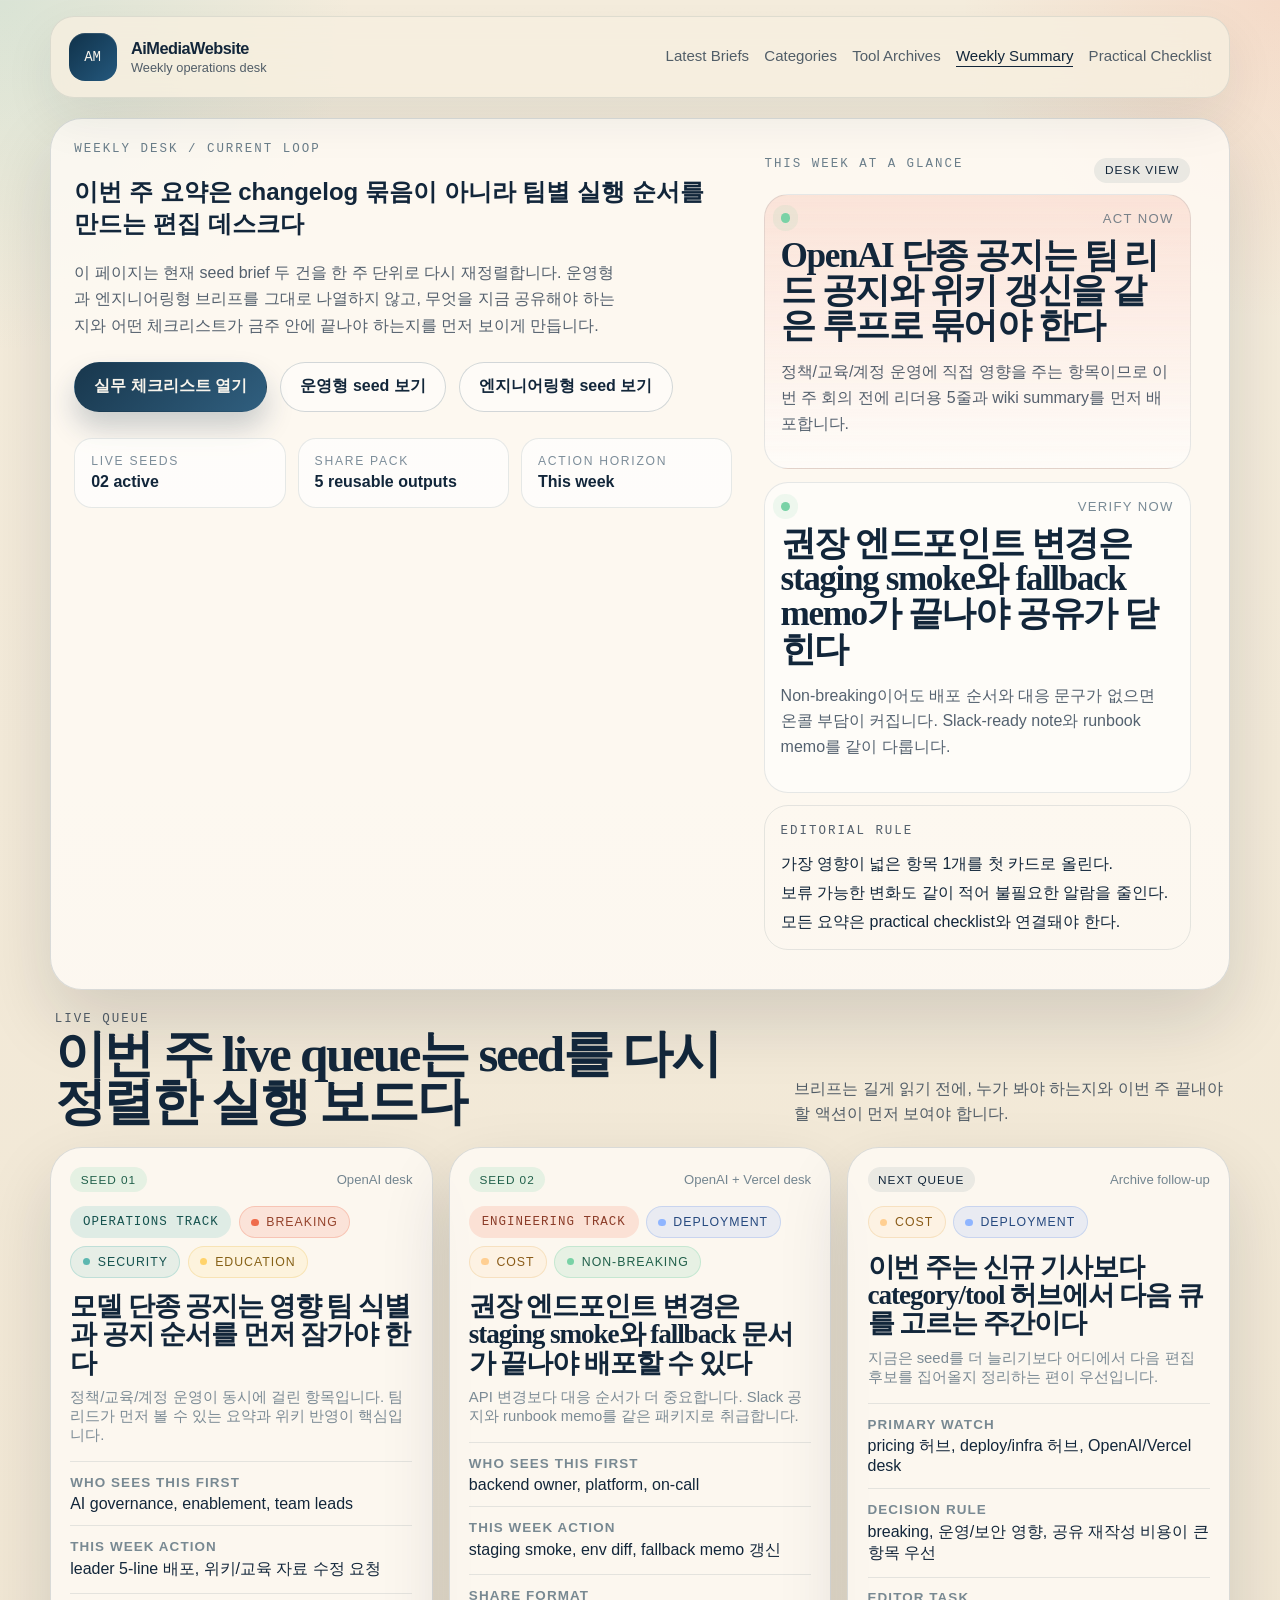
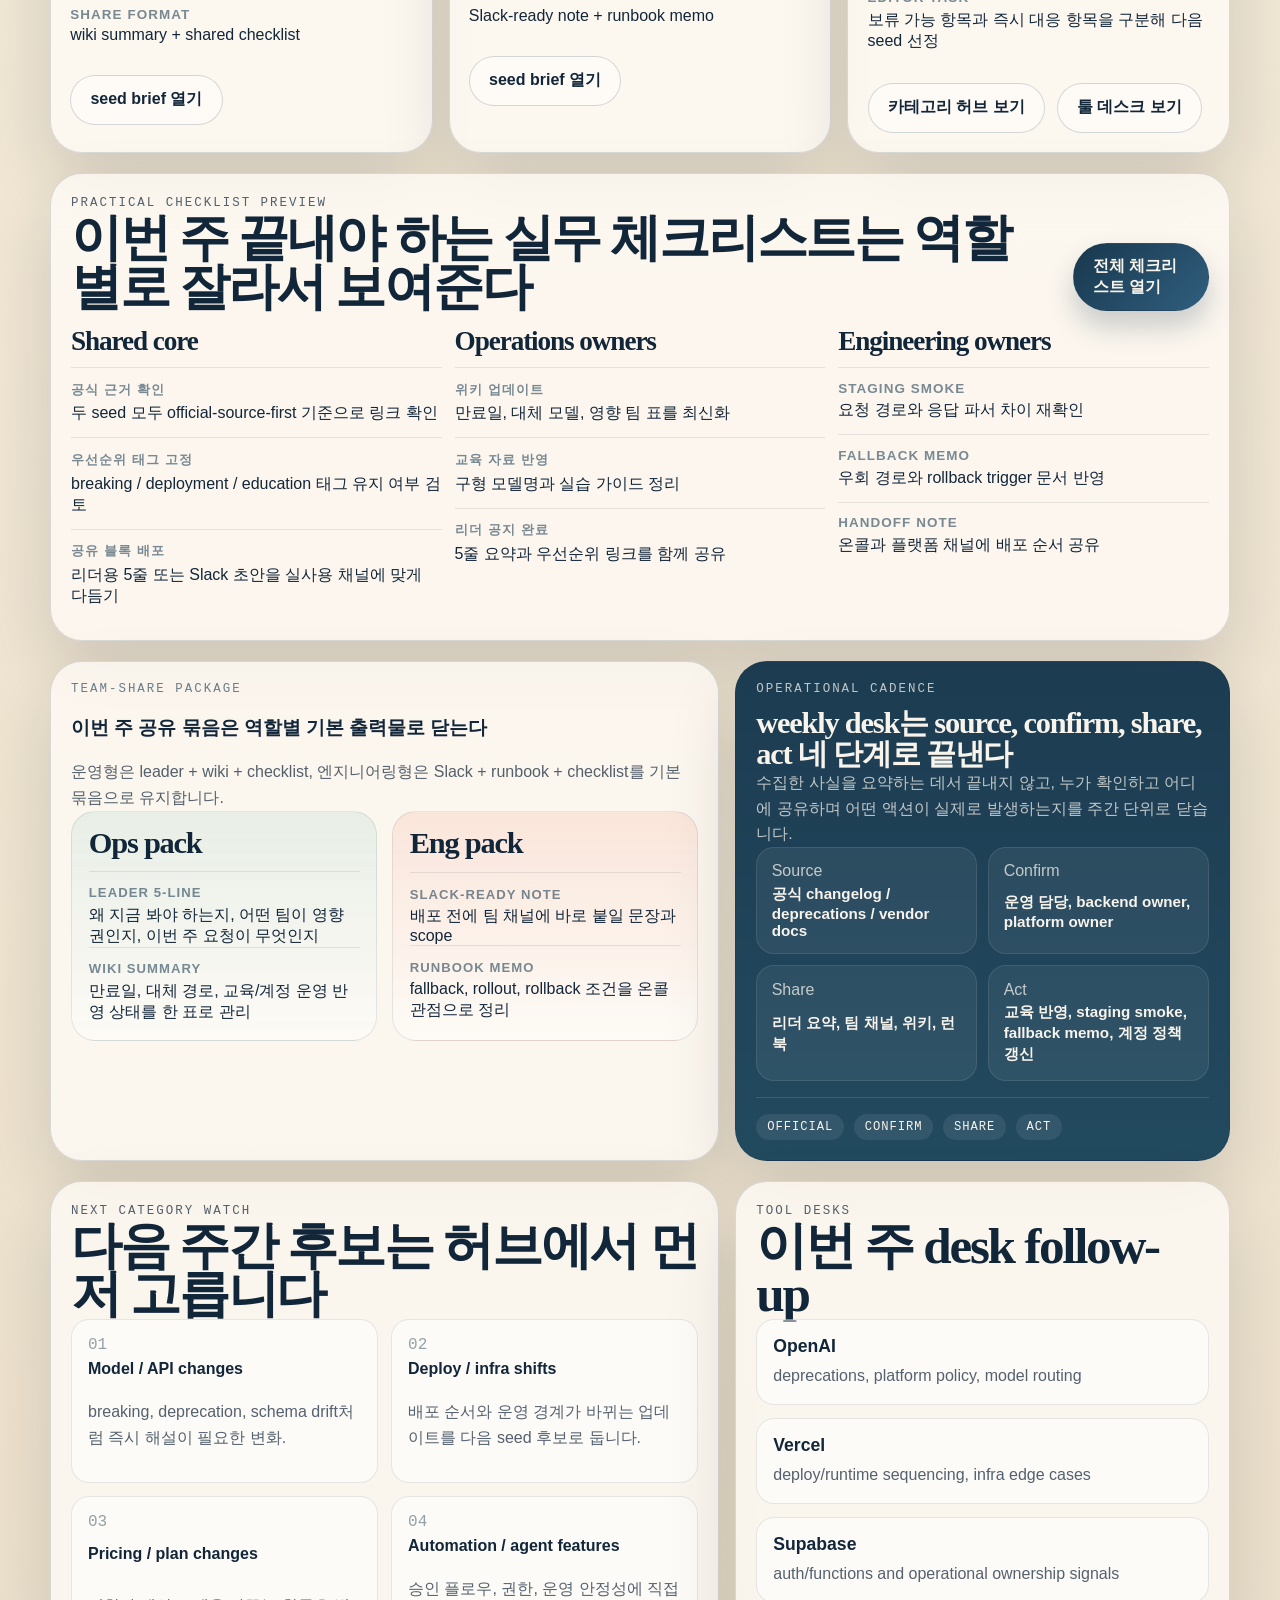
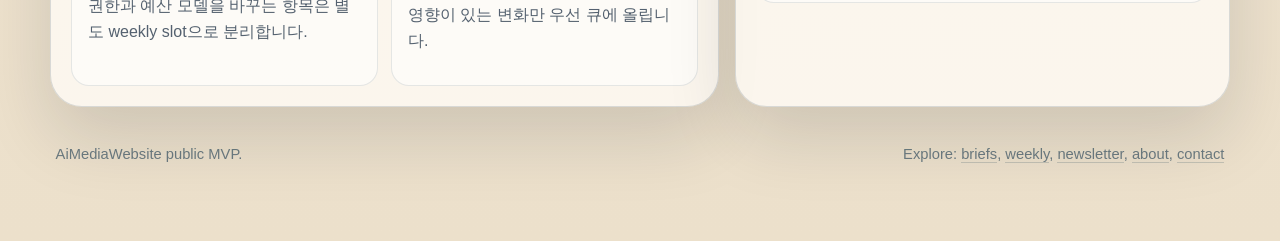
<file: weekly/index.html>
<!DOCTYPE html>
<html lang="ko">
  <head>
    <meta charset="UTF-8" />
    <meta name="viewport" content="width=device-width, initial-scale=1.0" />
    <title>Weekly Summary | AiMediaWebsite</title>
    <meta
      name="description"
      content="AiMediaWebsite 주간 운영 데스크. 이번 주 영향도가 큰 seed brief를 다시 정렬하고, 팀별 공유 출력물과 practical checklist를 한 화면에서 연결한다."
    />
    <meta name="theme-color" content="#0b3554" />
    <meta name="robots" content="index,follow" />
    <link rel="canonical" href="https://aimedia-deploy.vercel.app/weekly" />
    <link rel="icon" href="/favicon.svg" type="image/svg+xml" />
    <link rel="icon" href="/favicon-32.png" type="image/png" sizes="32x32" />
    <link rel="icon" href="/favicon.ico" />
    <link rel="apple-touch-icon" href="/apple-touch-icon.png" />
    <link rel="manifest" href="/site.webmanifest" />
    <meta property="og:locale" content="ko_KR" />
    <meta property="og:site_name" content="AiMediaWebsite" />
    <meta property="og:type" content="website" />
    <meta property="og:title" content="Weekly Summary | AiMediaWebsite" />
    <meta
      property="og:description"
      content="AiMediaWebsite 주간 운영 데스크. 이번 주 영향도가 큰 seed brief를 다시 정렬하고, 팀별 공유 출력물과 practical checklist를 한 화면에서 연결한다."
    />
    <meta property="og:url" content="https://aimedia-deploy.vercel.app/weekly" />
    <meta property="og:image" content="https://aimedia-deploy.vercel.app/assets/brand/og-default.png" />
    <meta property="og:image:type" content="image/png" />
    <meta property="og:image:width" content="1200" />
    <meta property="og:image:height" content="630" />
    <meta
      property="og:image:alt"
      content="AiMediaWebsite social card for official updates and practical decisions."
    />
    <meta name="twitter:card" content="summary_large_image" />
    <meta name="twitter:title" content="Weekly Summary | AiMediaWebsite" />
    <meta
      name="twitter:description"
      content="AiMediaWebsite 주간 운영 데스크. 이번 주 영향도가 큰 seed brief를 다시 정렬하고, 팀별 공유 출력물과 practical checklist를 한 화면에서 연결한다."
    />
    <meta name="twitter:image" content="https://aimedia-deploy.vercel.app/assets/brand/og-default.png" />
    <meta name="twitter:image:alt" content="AiMediaWebsite social card for official updates and practical decisions." />
    <script>
      document.documentElement.classList.add("js-ready");
    </script>
    <link rel="stylesheet" href="../assets/css/main.css" />
  </head>
  <body class="weekly-page" data-page="weekly">
    <div class="site-shell">
      <header class="topbar">
        <a class="brand" href="../index.html" aria-label="AiMediaWebsite 홈">
          <span class="brand-mark">AM</span>
          <span class="brand-copy">
            <strong>AiMediaWebsite</strong>
            <span>Weekly operations desk</span>
          </span>
        </a>
        <button class="nav-toggle" type="button" aria-expanded="false" aria-controls="site-nav" data-nav-toggle>
          Menu
        </button>
        <nav class="site-nav" id="site-nav" data-site-nav>
          <a href="../briefs/index.html">Latest Briefs</a>
          <a href="../categories/index.html">Categories</a>
          <a href="../tools/index.html">Tool Archives</a>
          <a href="./index.html" aria-current="page">Weekly Summary</a>
          <a href="./checklist.html">Practical Checklist</a>
        </nav>
      </header>

      <main>
        <section class="hub-hero panel reveal">
          <div class="hub-copy">
            <p class="eyebrow">Weekly desk / current loop</p>
            <h1>이번 주 요약은 changelog 묶음이 아니라 팀별 실행 순서를 만드는 편집 데스크다</h1>
            <p class="hub-summary">
              이 페이지는 현재 seed brief 두 건을 한 주 단위로 다시 재정렬합니다. 운영형과 엔지니어링형 브리프를
              그대로 나열하지 않고, 무엇을 지금 공유해야 하는지와 어떤 체크리스트가 금주 안에 끝나야 하는지를 먼저
              보이게 만듭니다.
            </p>

            <div class="hero-actions">
              <a class="button button-primary" href="./checklist.html">실무 체크리스트 열기</a>
              <a class="button button-secondary" href="../briefs/ops-governance-brief.html">운영형 seed 보기</a>
              <a class="button button-secondary" href="../briefs/eng-runbook-brief.html">엔지니어링형 seed 보기</a>
            </div>

            <ul class="hero-metrics">
              <li>
                <span class="metric-label">Live seeds</span>
                <strong>02 active</strong>
              </li>
              <li>
                <span class="metric-label">Share pack</span>
                <strong>5 reusable outputs</strong>
              </li>
              <li>
                <span class="metric-label">Action horizon</span>
                <strong>This week</strong>
              </li>
            </ul>
          </div>

          <aside class="hub-board">
            <div class="board-head">
              <p class="eyebrow">This week at a glance</p>
              <span class="board-badge">Desk view</span>
            </div>

            <div class="board-stack">
              <article class="board-card board-card-hot">
                <div class="board-card-top">
                  <span class="status-dot"></span>
                  <span>Act now</span>
                </div>
                <h2>OpenAI 단종 공지는 팀 리드 공지와 위키 갱신을 같은 루프로 묶어야 한다</h2>
                <p>정책/교육/계정 운영에 직접 영향을 주는 항목이므로 이번 주 회의 전에 리더용 5줄과 wiki summary를 먼저 배포합니다.</p>
              </article>

              <article class="board-card">
                <div class="board-card-top">
                  <span class="status-dot"></span>
                  <span>Verify now</span>
                </div>
                <h2>권장 엔드포인트 변경은 staging smoke와 fallback memo가 끝나야 공유가 닫힌다</h2>
                <p>Non-breaking이어도 배포 순서와 대응 문구가 없으면 온콜 부담이 커집니다. Slack-ready note와 runbook memo를 같이 다룹니다.</p>
              </article>

              <article class="board-card board-card-outline">
                <p class="eyebrow">Editorial rule</p>
                <ul class="compact-list">
                  <li>가장 영향이 넓은 항목 1개를 첫 카드로 올린다.</li>
                  <li>보류 가능한 변화도 같이 적어 불필요한 알람을 줄인다.</li>
                  <li>모든 요약은 practical checklist와 연결돼야 한다.</li>
                </ul>
              </article>
            </div>
          </aside>
        </section>

        <section class="section-header reveal">
          <div>
            <p class="eyebrow">Live queue</p>
            <h2>이번 주 live queue는 seed를 다시 정렬한 실행 보드다</h2>
          </div>
          <p>브리프는 길게 읽기 전에, 누가 봐야 하는지와 이번 주 끝내야 할 액션이 먼저 보여야 합니다.</p>
        </section>

        <section class="brief-grid">
          <article class="brief-card panel reveal">
            <div class="card-meta">
              <span class="tag tag-seed">Seed 01</span>
              <span>OpenAI desk</span>
            </div>
            <div class="brief-card-flags">
              <span class="brief-track-badge brief-track-ops">Operations track</span>
              <span class="priority-pill priority-pill-light priority-breaking">Breaking</span>
              <span class="priority-pill priority-pill-light priority-security">Security</span>
              <span class="priority-pill priority-pill-light priority-education">Education</span>
            </div>
            <h3>모델 단종 공지는 영향 팀 식별과 공지 순서를 먼저 잠가야 한다</h3>
            <p class="card-kicker">정책/교육/계정 운영이 동시에 걸린 항목입니다. 팀 리드가 먼저 볼 수 있는 요약과 위키 반영이 핵심입니다.</p>
            <ul class="signal-list">
              <li><strong>Who sees this first</strong><span>AI governance, enablement, team leads</span></li>
              <li><strong>This week action</strong><span>leader 5-line 배포, 위키/교육 자료 수정 요청</span></li>
              <li><strong>Share format</strong><span>wiki summary + shared checklist</span></li>
            </ul>
            <div class="placeholder-links">
              <a class="button button-secondary" href="../briefs/ops-governance-brief.html">seed brief 열기</a>
            </div>
          </article>

          <article class="brief-card panel reveal">
            <div class="card-meta">
              <span class="tag tag-seed">Seed 02</span>
              <span>OpenAI + Vercel desk</span>
            </div>
            <div class="brief-card-flags">
              <span class="brief-track-badge brief-track-eng">Engineering track</span>
              <span class="priority-pill priority-pill-light priority-deployment">Deployment</span>
              <span class="priority-pill priority-pill-light priority-cost">Cost</span>
              <span class="priority-pill priority-pill-light priority-nonbreaking">Non-breaking</span>
            </div>
            <h3>권장 엔드포인트 변경은 staging smoke와 fallback 문서가 끝나야 배포할 수 있다</h3>
            <p class="card-kicker">API 변경보다 대응 순서가 더 중요합니다. Slack 공지와 runbook memo를 같은 패키지로 취급합니다.</p>
            <ul class="signal-list">
              <li><strong>Who sees this first</strong><span>backend owner, platform, on-call</span></li>
              <li><strong>This week action</strong><span>staging smoke, env diff, fallback memo 갱신</span></li>
              <li><strong>Share format</strong><span>Slack-ready note + runbook memo</span></li>
            </ul>
            <div class="placeholder-links">
              <a class="button button-secondary" href="../briefs/eng-runbook-brief.html">seed brief 열기</a>
            </div>
          </article>

          <article class="brief-card panel reveal">
            <div class="card-meta">
              <span class="tag tag-queue">Next queue</span>
              <span>Archive follow-up</span>
            </div>
            <div class="brief-card-flags">
              <span class="priority-pill priority-pill-light priority-cost">Cost</span>
              <span class="priority-pill priority-pill-light priority-deployment">Deployment</span>
            </div>
            <h3>이번 주는 신규 기사보다 category/tool 허브에서 다음 큐를 고르는 주간이다</h3>
            <p class="card-kicker">지금은 seed를 더 늘리기보다 어디에서 다음 편집 후보를 집어올지 정리하는 편이 우선입니다.</p>
            <ul class="signal-list">
              <li><strong>Primary watch</strong><span>pricing 허브, deploy/infra 허브, OpenAI/Vercel desk</span></li>
              <li><strong>Decision rule</strong><span>breaking, 운영/보안 영향, 공유 재작성 비용이 큰 항목 우선</span></li>
              <li><strong>Editor task</strong><span>보류 가능 항목과 즉시 대응 항목을 구분해 다음 seed 선정</span></li>
            </ul>
            <div class="placeholder-links">
              <a class="button button-secondary" href="../categories/index.html">카테고리 허브 보기</a>
              <a class="button button-secondary" href="../tools/index.html">툴 데스크 보기</a>
            </div>
          </article>
        </section>

        <section class="weekly-strip panel reveal" id="checklist">
          <div class="section-header compact">
            <div>
              <p class="eyebrow">Practical checklist preview</p>
              <h2>이번 주 끝내야 하는 실무 체크리스트는 역할별로 잘라서 보여준다</h2>
            </div>
            <div class="placeholder-links">
              <a class="button button-primary" href="./checklist.html">전체 체크리스트 열기</a>
            </div>
          </div>

          <div class="weekly-columns">
            <article>
              <h3>Shared core</h3>
              <ul class="signal-list">
                <li><strong>공식 근거 확인</strong><span>두 seed 모두 official-source-first 기준으로 링크 확인</span></li>
                <li><strong>우선순위 태그 고정</strong><span>breaking / deployment / education 태그 유지 여부 검토</span></li>
                <li><strong>공유 블록 배포</strong><span>리더용 5줄 또는 Slack 초안을 실사용 채널에 맞게 다듬기</span></li>
              </ul>
            </article>
            <article>
              <h3>Operations owners</h3>
              <ul class="signal-list">
                <li><strong>위키 업데이트</strong><span>만료일, 대체 모델, 영향 팀 표를 최신화</span></li>
                <li><strong>교육 자료 반영</strong><span>구형 모델명과 실습 가이드 정리</span></li>
                <li><strong>리더 공지 완료</strong><span>5줄 요약과 우선순위 링크를 함께 공유</span></li>
              </ul>
            </article>
            <article>
              <h3>Engineering owners</h3>
              <ul class="signal-list">
                <li><strong>staging smoke</strong><span>요청 경로와 응답 파서 차이 재확인</span></li>
                <li><strong>fallback memo</strong><span>우회 경로와 rollback trigger 문서 반영</span></li>
                <li><strong>handoff note</strong><span>온콜과 플랫폼 채널에 배포 순서 공유</span></li>
              </ul>
            </article>
          </div>
        </section>

        <section class="track-layout">
          <article class="track-panel panel reveal">
            <p class="eyebrow">Team-share package</p>
            <h3>이번 주 공유 묶음은 역할별 기본 출력물로 닫는다</h3>
            <p class="track-summary">
              운영형은 leader + wiki + checklist, 엔지니어링형은 Slack + runbook + checklist를 기본 묶음으로 유지합니다.
            </p>

            <div class="track-grid">
              <article class="track-card track-card-ops">
                <h3>Ops pack</h3>
                <ul class="track-points">
                  <li><strong>Leader 5-line</strong><span>왜 지금 봐야 하는지, 어떤 팀이 영향권인지, 이번 주 요청이 무엇인지</span></li>
                  <li><strong>Wiki summary</strong><span>만료일, 대체 경로, 교육/계정 운영 반영 상태를 한 표로 관리</span></li>
                </ul>
              </article>
              <article class="track-card track-card-eng">
                <h3>Eng pack</h3>
                <ul class="track-points">
                  <li><strong>Slack-ready note</strong><span>배포 전에 팀 채널에 바로 붙일 문장과 scope</span></li>
                  <li><strong>Runbook memo</strong><span>fallback, rollout, rollback 조건을 온콜 관점으로 정리</span></li>
                </ul>
              </article>
            </div>
          </article>

          <article class="output-panel panel reveal">
            <p class="eyebrow">Operational cadence</p>
            <h3>weekly desk는 source, confirm, share, act 네 단계로 끝낸다</h3>
            <p class="output-summary">
              수집한 사실을 요약하는 데서 끝내지 않고, 누가 확인하고 어디에 공유하며 어떤 액션이 실제로 발생하는지를 주간 단위로 닫습니다.
            </p>

            <div class="output-grid">
              <article class="output-card">
                <span>Source</span>
                <strong>공식 changelog / deprecations / vendor docs</strong>
              </article>
              <article class="output-card">
                <span>Confirm</span>
                <strong>운영 담당, backend owner, platform owner</strong>
              </article>
              <article class="output-card">
                <span>Share</span>
                <strong>리더 요약, 팀 채널, 위키, 런북</strong>
              </article>
              <article class="output-card">
                <span>Act</span>
                <strong>교육 반영, staging smoke, fallback memo, 계정 정책 갱신</strong>
              </article>
            </div>

            <div class="evidence-flow">
              <span>official</span>
              <span>confirm</span>
              <span>share</span>
              <span>act</span>
            </div>
          </article>
        </section>

        <section class="split-layout">
          <article class="lens-panel panel reveal">
            <div class="section-header compact">
              <div>
                <p class="eyebrow">Next category watch</p>
                <h2>다음 주간 후보는 허브에서 먼저 고릅니다</h2>
              </div>
            </div>
            <div class="lens-grid">
              <a class="lens-card" href="../categories/index.html#models">
                <span class="lens-index">01</span>
                <strong>Model / API changes</strong>
                <p>breaking, deprecation, schema drift처럼 즉시 해설이 필요한 변화.</p>
              </a>
              <a class="lens-card" href="../categories/index.html#infra">
                <span class="lens-index">02</span>
                <strong>Deploy / infra shifts</strong>
                <p>배포 순서와 운영 경계가 바뀌는 업데이트를 다음 seed 후보로 둡니다.</p>
              </a>
              <a class="lens-card" href="../categories/index.html#pricing">
                <span class="lens-index">03</span>
                <strong>Pricing / plan changes</strong>
                <p>권한과 예산 모델을 바꾸는 항목은 별도 weekly slot으로 분리합니다.</p>
              </a>
              <a class="lens-card" href="../categories/index.html#agents">
                <span class="lens-index">04</span>
                <strong>Automation / agent features</strong>
                <p>승인 플로우, 권한, 운영 안정성에 직접 영향이 있는 변화만 우선 큐에 올립니다.</p>
              </a>
            </div>
          </article>

          <article class="desk-panel panel reveal">
            <div class="section-header compact">
              <div>
                <p class="eyebrow">Tool desks</p>
                <h2>이번 주 desk follow-up</h2>
              </div>
            </div>
            <div class="desk-list">
              <a class="desk-item" href="../tools/index.html#openai">
                <strong>OpenAI</strong>
                <span>deprecations, platform policy, model routing</span>
              </a>
              <a class="desk-item" href="../tools/index.html#vercel">
                <strong>Vercel</strong>
                <span>deploy/runtime sequencing, infra edge cases</span>
              </a>
              <a class="desk-item" href="../tools/index.html#supabase">
                <strong>Supabase</strong>
                <span>auth/functions and operational ownership signals</span>
              </a>
            </div>
          </article>
        </section>
      </main>

      <footer class="site-footer">
        <p>AiMediaWebsite public MVP.</p>
        <p>
          Explore:
          <a href="../briefs/index.html">briefs</a>,
          <a href="../weekly/index.html">weekly</a>,
          <a href="../newsletter/index.html">newsletter</a>,
          <a href="../about/index.html">about</a>,
          <a href="../contact/index.html">contact</a>
        </p>
      </footer>
    </div>

    <script src="../assets/js/main.js"></script>
  </body>
</html>
</file>
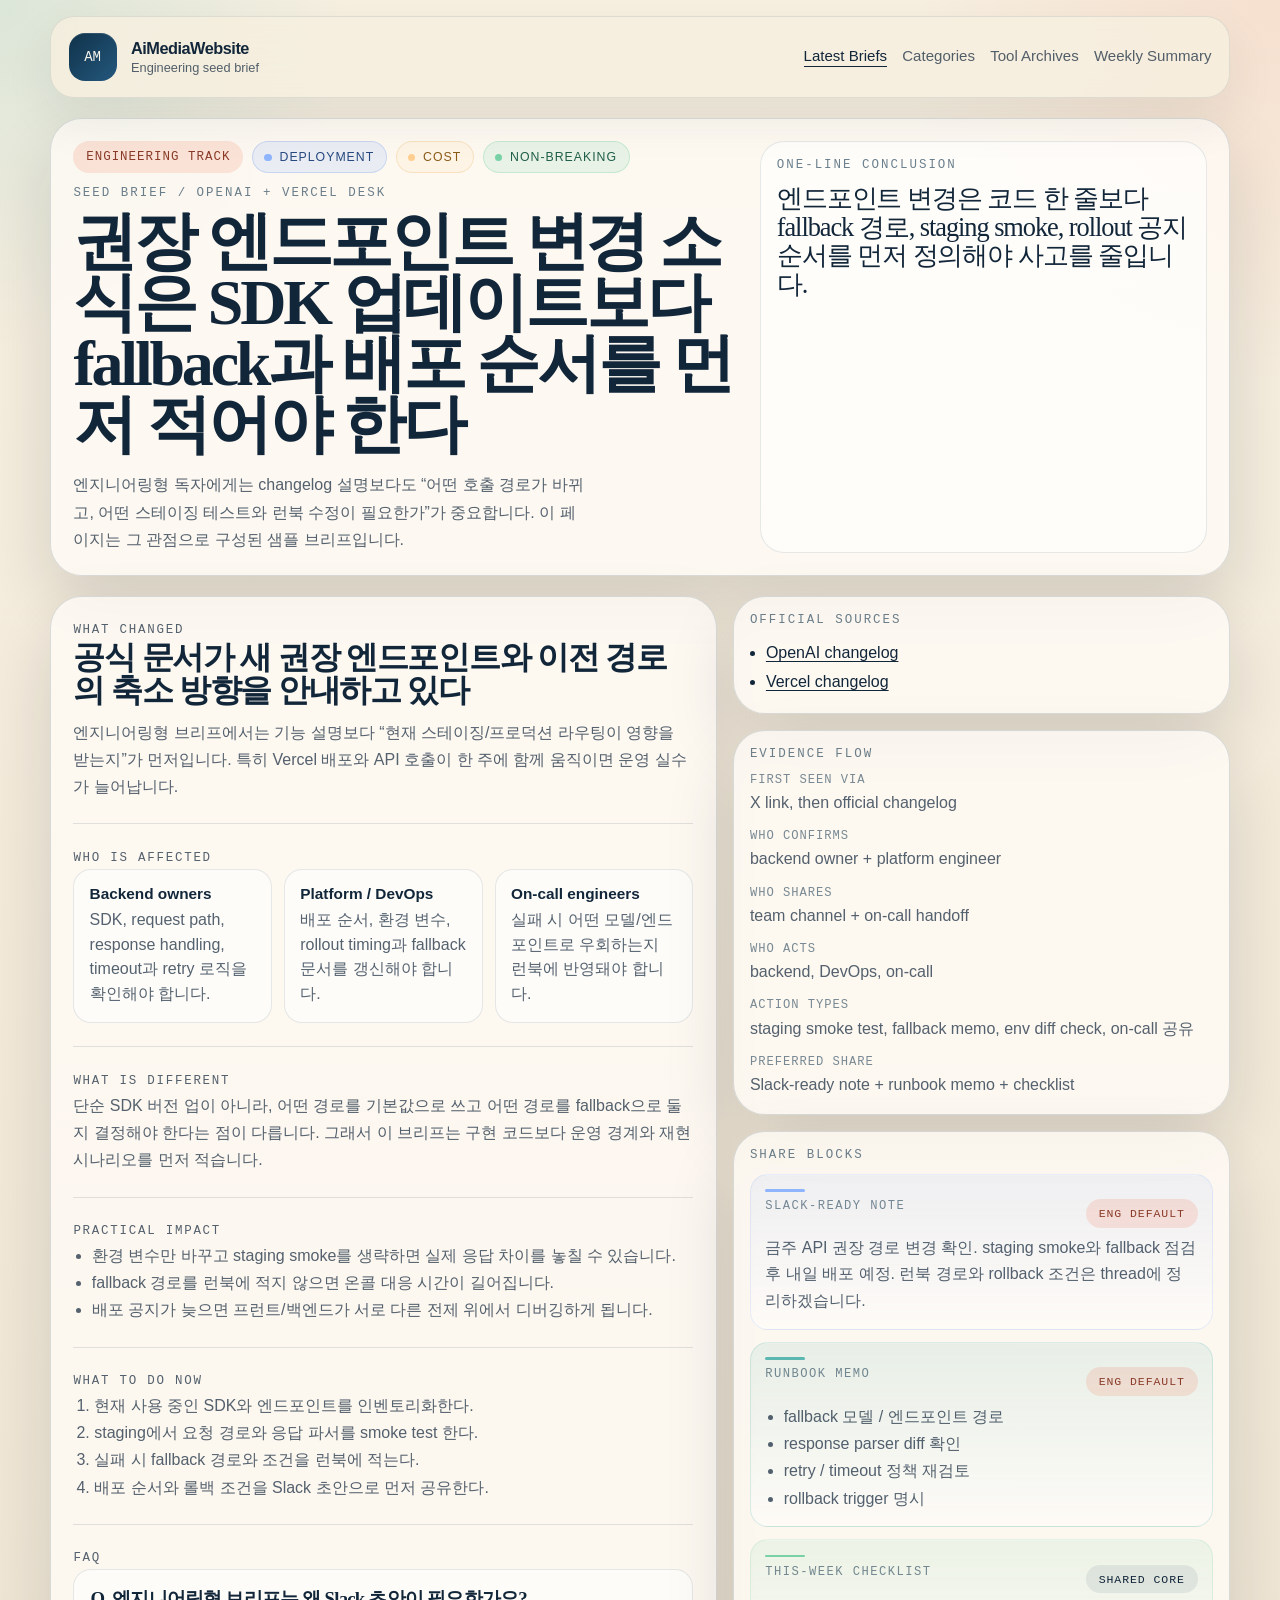
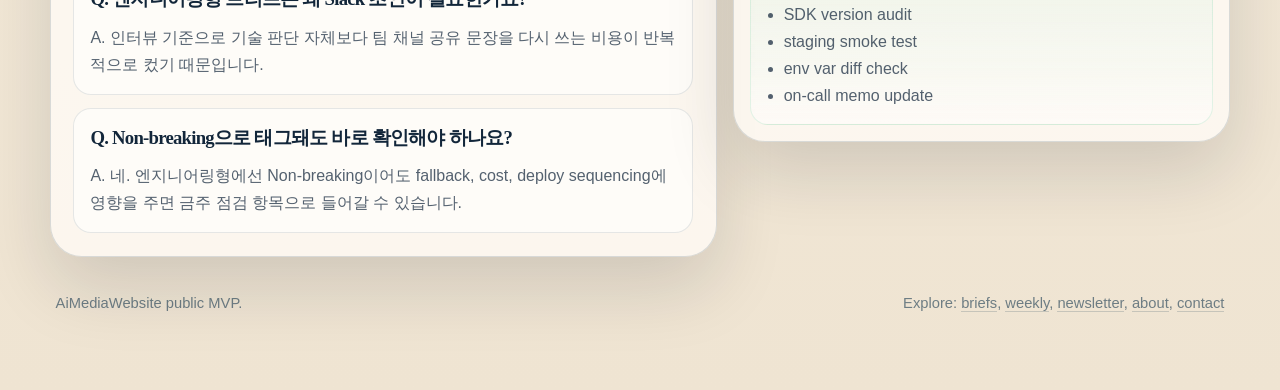
<file: briefs/eng-runbook-brief.html>
<!DOCTYPE html>
<html lang="ko">
  <head>
    <meta charset="UTF-8" />
    <meta name="viewport" content="width=device-width, initial-scale=1.0" />
    <title>Engineering Seed Brief | AiMediaWebsite</title>
    <meta
      name="description"
      content="엔지니어링형 seed brief. API 권장 엔드포인트 변경과 fallback, staging, runbook 갱신을 중심으로 정리한 실제 초기 엔트리."
    />
    <meta name="theme-color" content="#0b3554" />
    <meta name="robots" content="index,follow" />
    <link rel="canonical" href="https://aimedia-deploy.vercel.app/briefs/eng-runbook-brief" />
    <link rel="icon" href="/favicon.svg" type="image/svg+xml" />
    <link rel="icon" href="/favicon-32.png" type="image/png" sizes="32x32" />
    <link rel="icon" href="/favicon.ico" />
    <link rel="apple-touch-icon" href="/apple-touch-icon.png" />
    <link rel="manifest" href="/site.webmanifest" />
    <meta property="og:locale" content="ko_KR" />
    <meta property="og:site_name" content="AiMediaWebsite" />
    <meta property="og:type" content="article" />
    <meta property="og:title" content="Engineering Seed Brief | AiMediaWebsite" />
    <meta
      property="og:description"
      content="엔지니어링형 seed brief. API 권장 엔드포인트 변경과 fallback, staging, runbook 갱신을 중심으로 정리한 실제 초기 엔트리."
    />
    <meta property="og:url" content="https://aimedia-deploy.vercel.app/briefs/eng-runbook-brief" />
    <meta property="og:image" content="https://aimedia-deploy.vercel.app/assets/brand/og-brief.png" />
    <meta property="og:image:type" content="image/png" />
    <meta property="og:image:width" content="1200" />
    <meta property="og:image:height" content="630" />
    <meta
      property="og:image:alt"
      content="AiMediaWebsite dual-track brief social card for operations and engineering teams."
    />
    <meta name="twitter:card" content="summary_large_image" />
    <meta name="twitter:title" content="Engineering Seed Brief | AiMediaWebsite" />
    <meta
      name="twitter:description"
      content="엔지니어링형 seed brief. API 권장 엔드포인트 변경과 fallback, staging, runbook 갱신을 중심으로 정리한 실제 초기 엔트리."
    />
    <meta name="twitter:image" content="https://aimedia-deploy.vercel.app/assets/brand/og-brief.png" />
    <meta name="twitter:image:alt" content="AiMediaWebsite dual-track brief social card for operations and engineering teams." />
    <script>
      document.documentElement.classList.add("js-ready");
    </script>
    <link rel="stylesheet" href="../assets/css/main.css" />
  </head>
  <body class="article-page" data-page="briefs">
    <div class="site-shell">
      <header class="topbar">
        <a class="brand" href="../index.html" aria-label="AiMediaWebsite 홈">
          <span class="brand-mark">AM</span>
          <span class="brand-copy">
            <strong>AiMediaWebsite</strong>
            <span>Engineering seed brief</span>
          </span>
        </a>

        <button class="nav-toggle" type="button" aria-expanded="false" aria-controls="site-nav" data-nav-toggle>
          Menu
        </button>

        <nav class="site-nav" id="site-nav" data-site-nav>
          <a href="../briefs/index.html" aria-current="page">Latest Briefs</a>
          <a href="../categories/index.html">Categories</a>
          <a href="../tools/index.html">Tool Archives</a>
          <a href="../weekly/index.html">Weekly Summary</a>
        </nav>
      </header>

      <main>
        <section class="article-hero panel reveal">
          <div class="article-hero-main">
            <div class="article-kicker-row">
              <span class="brief-track-badge brief-track-eng">Engineering track</span>
              <span class="priority-pill priority-pill-light priority-deployment">Deployment</span>
              <span class="priority-pill priority-pill-light priority-cost">Cost</span>
              <span class="priority-pill priority-pill-light priority-nonbreaking">Non-breaking</span>
            </div>

            <p class="eyebrow">Seed brief / OpenAI + Vercel desk</p>
            <h1>권장 엔드포인트 변경 소식은 SDK 업데이트보다 fallback과 배포 순서를 먼저 적어야 한다</h1>
            <p class="article-standfirst">
              엔지니어링형 독자에게는 changelog 설명보다도 “어떤 호출 경로가 바뀌고, 어떤 스테이징 테스트와 런북 수정이
              필요한가”가 중요합니다. 이 페이지는 그 관점으로 구성된 샘플 브리프입니다.
            </p>
          </div>

          <aside class="article-hero-side">
            <p class="eyebrow">One-line conclusion</p>
            <p class="article-conclusion">
              엔드포인트 변경은 코드 한 줄보다 fallback 경로, staging smoke, rollout 공지 순서를 먼저 정의해야 사고를 줄입니다.
            </p>
          </aside>
        </section>

        <div class="article-layout">
          <article class="article-main panel reveal">
            <section class="article-section">
              <p class="section-label">What changed</p>
              <h2>공식 문서가 새 권장 엔드포인트와 이전 경로의 축소 방향을 안내하고 있다</h2>
              <p>
                엔지니어링형 브리프에서는 기능 설명보다 “현재 스테이징/프로덕션 라우팅이 영향을 받는지”가 먼저입니다.
                특히 Vercel 배포와 API 호출이 한 주에 함께 움직이면 운영 실수가 늘어납니다.
              </p>
            </section>

            <section class="article-section">
              <p class="section-label">Who is affected</p>
              <div class="info-grid">
                <article class="info-card">
                  <strong>Backend owners</strong>
                  <span>SDK, request path, response handling, timeout과 retry 로직을 확인해야 합니다.</span>
                </article>
                <article class="info-card">
                  <strong>Platform / DevOps</strong>
                  <span>배포 순서, 환경 변수, rollout timing과 fallback 문서를 갱신해야 합니다.</span>
                </article>
                <article class="info-card">
                  <strong>On-call engineers</strong>
                  <span>실패 시 어떤 모델/엔드포인트로 우회하는지 런북에 반영돼야 합니다.</span>
                </article>
              </div>
            </section>

            <section class="article-section">
              <p class="section-label">What is different</p>
              <p>
                단순 SDK 버전 업이 아니라, 어떤 경로를 기본값으로 쓰고 어떤 경로를 fallback으로 둘지 결정해야 한다는 점이
                다릅니다. 그래서 이 브리프는 구현 코드보다 운영 경계와 재현 시나리오를 먼저 적습니다.
              </p>
            </section>

            <section class="article-section">
              <p class="section-label">Practical impact</p>
              <ul class="article-list">
                <li>환경 변수만 바꾸고 staging smoke를 생략하면 실제 응답 차이를 놓칠 수 있습니다.</li>
                <li>fallback 경로를 런북에 적지 않으면 온콜 대응 시간이 길어집니다.</li>
                <li>배포 공지가 늦으면 프런트/백엔드가 서로 다른 전제 위에서 디버깅하게 됩니다.</li>
              </ul>
            </section>

            <section class="article-section">
              <p class="section-label">What to do now</p>
              <ol class="article-list ordered">
                <li>현재 사용 중인 SDK와 엔드포인트를 인벤토리화한다.</li>
                <li>staging에서 요청 경로와 응답 파서를 smoke test 한다.</li>
                <li>실패 시 fallback 경로와 조건을 런북에 적는다.</li>
                <li>배포 순서와 롤백 조건을 Slack 초안으로 먼저 공유한다.</li>
              </ol>
            </section>

            <section class="article-section">
              <p class="section-label">FAQ</p>
              <div class="faq-stack">
                <article class="faq-card">
                  <h3>Q. 엔지니어링형 브리프는 왜 Slack 초안이 필요한가요?</h3>
                  <p>A. 인터뷰 기준으로 기술 판단 자체보다 팀 채널 공유 문장을 다시 쓰는 비용이 반복적으로 컸기 때문입니다.</p>
                </article>
                <article class="faq-card">
                  <h3>Q. Non-breaking으로 태그돼도 바로 확인해야 하나요?</h3>
                  <p>A. 네. 엔지니어링형에선 Non-breaking이어도 fallback, cost, deploy sequencing에 영향을 주면 금주 점검 항목으로 들어갈 수 있습니다.</p>
                </article>
              </div>
            </section>
          </article>

          <aside class="article-aside">
            <section class="aside-card panel reveal">
              <p class="eyebrow">Official sources</p>
              <ul class="source-list">
                <li><a href="https://platform.openai.com/docs/changelog">OpenAI changelog</a></li>
                <li><a href="https://vercel.com/changelog">Vercel changelog</a></li>
              </ul>
            </section>

            <section class="aside-card panel reveal">
              <p class="eyebrow">Evidence flow</p>
              <dl class="evidence-list">
                <div>
                  <dt>First seen via</dt>
                  <dd>X link, then official changelog</dd>
                </div>
                <div>
                  <dt>Who confirms</dt>
                  <dd>backend owner + platform engineer</dd>
                </div>
                <div>
                  <dt>Who shares</dt>
                  <dd>team channel + on-call handoff</dd>
                </div>
                <div>
                  <dt>Who acts</dt>
                  <dd>backend, DevOps, on-call</dd>
                </div>
                <div>
                  <dt>Action types</dt>
                  <dd>staging smoke test, fallback memo, env diff check, on-call 공유</dd>
                </div>
                <div>
                  <dt>Preferred share</dt>
                  <dd>Slack-ready note + runbook memo + checklist</dd>
                </div>
              </dl>
            </section>

            <section class="aside-card panel reveal">
              <p class="eyebrow">Share blocks</p>
              <div class="share-stack">
                <article class="share-block share-block-slack">
                  <div class="share-block-head">
                    <span class="share-label">Slack-ready note</span>
                    <span class="share-track share-track-eng">Eng default</span>
                  </div>
                  <p>
                    금주 API 권장 경로 변경 확인. staging smoke와 fallback 점검 후 내일 배포 예정. 런북 경로와 rollback 조건은
                    thread에 정리하겠습니다.
                  </p>
                </article>

                <article class="share-block share-block-runbook">
                  <div class="share-block-head">
                    <span class="share-label">Runbook memo</span>
                    <span class="share-track share-track-eng">Eng default</span>
                  </div>
                  <ul class="article-list">
                    <li>fallback 모델 / 엔드포인트 경로</li>
                    <li>response parser diff 확인</li>
                    <li>retry / timeout 정책 재검토</li>
                    <li>rollback trigger 명시</li>
                  </ul>
                </article>

                <article class="share-block share-block-checklist">
                  <div class="share-block-head">
                    <span class="share-label">This-week checklist</span>
                    <span class="share-track share-track-shared">Shared core</span>
                  </div>
                  <ul class="article-list">
                    <li>SDK version audit</li>
                    <li>staging smoke test</li>
                    <li>env var diff check</li>
                    <li>on-call memo update</li>
                  </ul>
                </article>
              </div>
            </section>
          </aside>
        </div>
      </main>

      <footer class="site-footer">
        <p>AiMediaWebsite public MVP.</p>
        <p>
          Explore:
          <a href="../briefs/index.html">briefs</a>,
          <a href="../weekly/index.html">weekly</a>,
          <a href="../newsletter/index.html">newsletter</a>,
          <a href="../about/index.html">about</a>,
          <a href="../contact/index.html">contact</a>
        </p>
      </footer>
    </div>

    <script src="../assets/js/main.js"></script>
  </body>
</html>
</file>
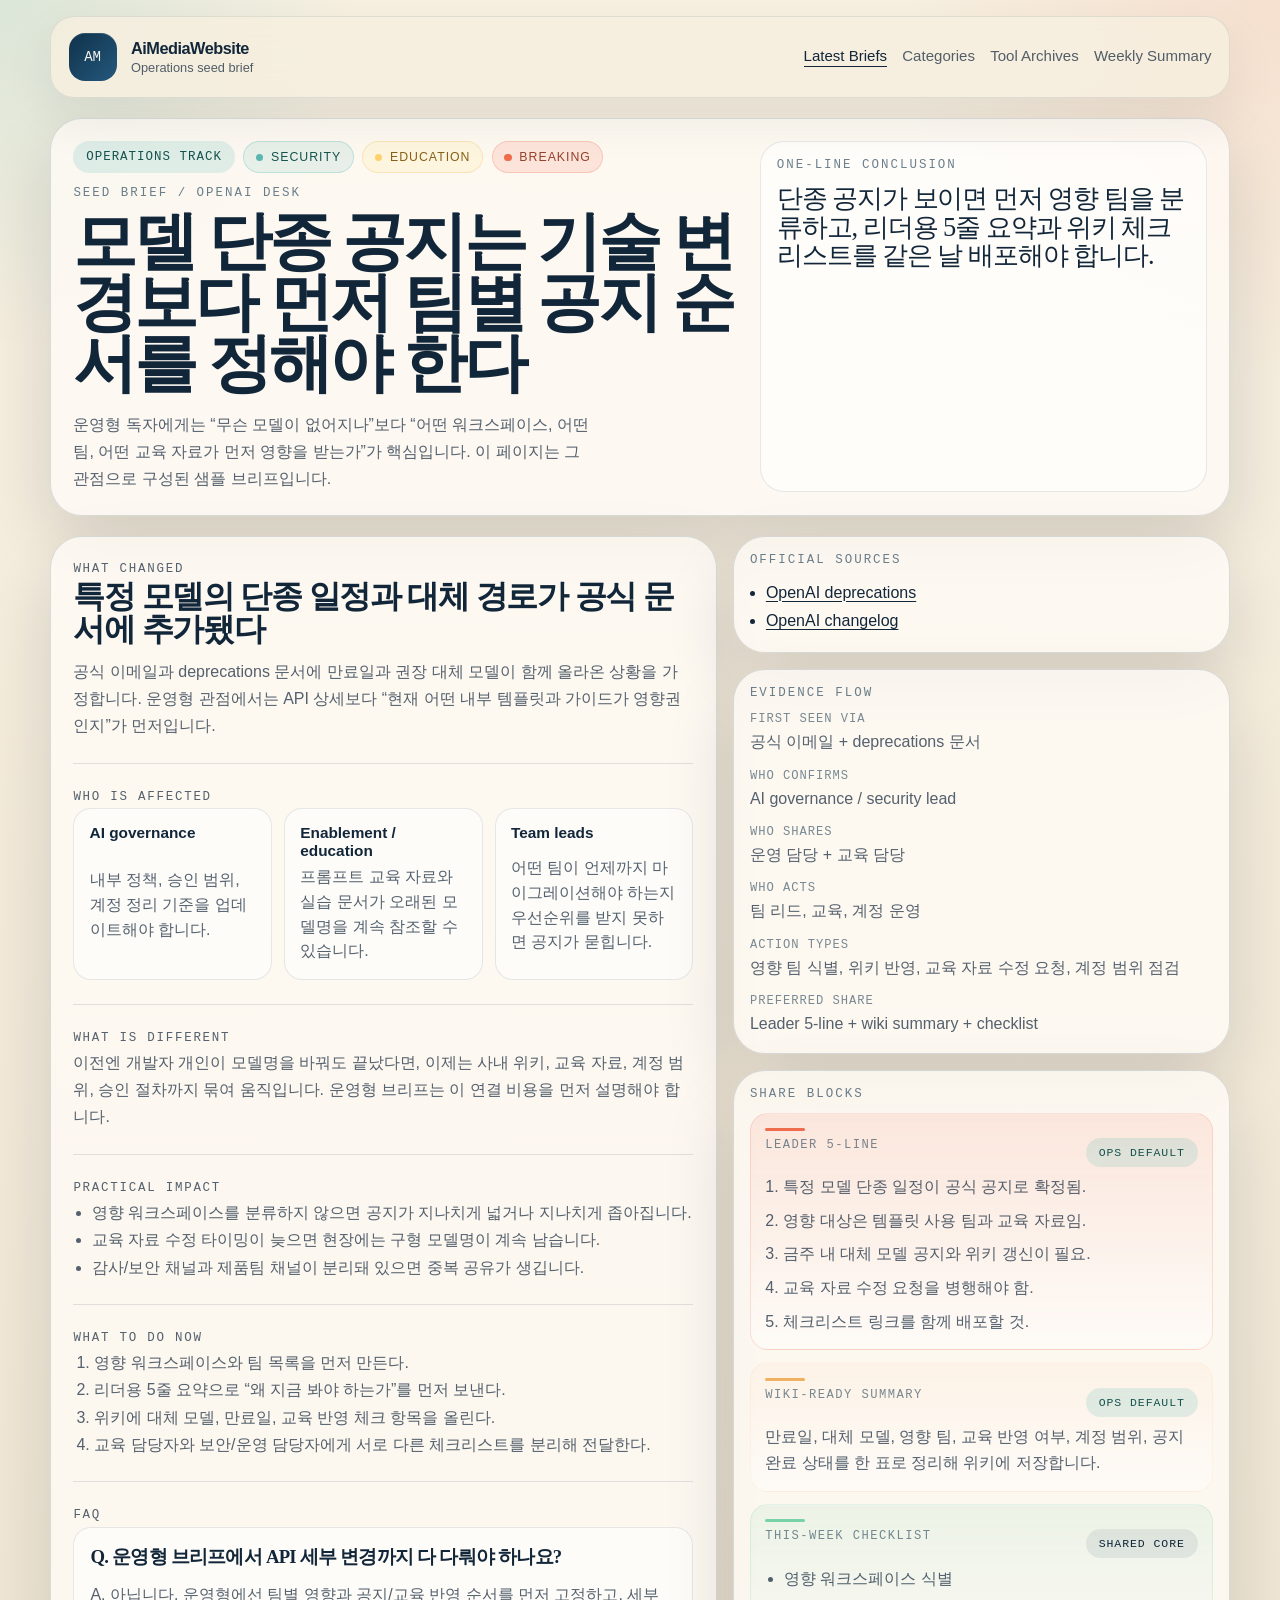
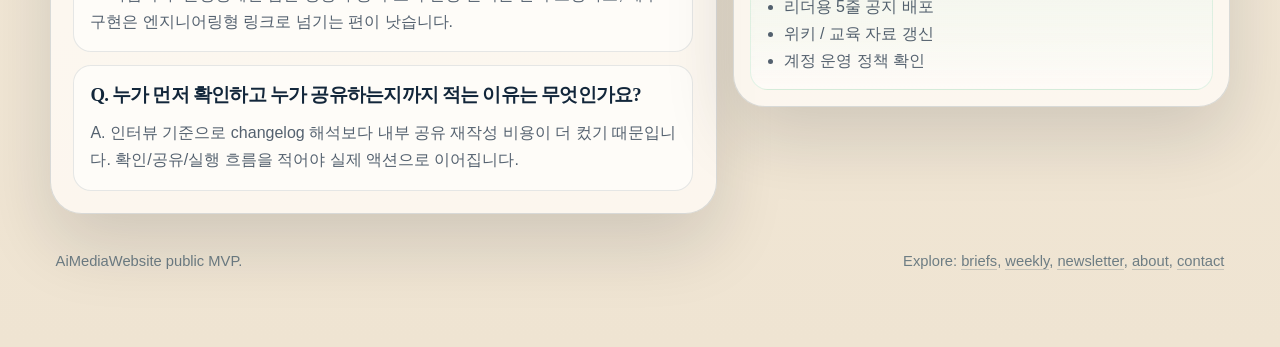
<file: briefs/ops-governance-brief.html>
<!DOCTYPE html>
<html lang="ko">
  <head>
    <meta charset="UTF-8" />
    <meta name="viewport" content="width=device-width, initial-scale=1.0" />
    <title>Operations Seed Brief | AiMediaWebsite</title>
    <meta
      name="description"
      content="운영형 seed brief. 모델 단종 공지 같은 공식 업데이트를 정책·교육·위키·계정 운영 관점으로 정리하는 실제 초기 엔트리."
    />
    <meta name="theme-color" content="#0b3554" />
    <meta name="robots" content="index,follow" />
    <link rel="canonical" href="https://aimedia-deploy.vercel.app/briefs/ops-governance-brief" />
    <link rel="icon" href="/favicon.svg" type="image/svg+xml" />
    <link rel="icon" href="/favicon-32.png" type="image/png" sizes="32x32" />
    <link rel="icon" href="/favicon.ico" />
    <link rel="apple-touch-icon" href="/apple-touch-icon.png" />
    <link rel="manifest" href="/site.webmanifest" />
    <meta property="og:locale" content="ko_KR" />
    <meta property="og:site_name" content="AiMediaWebsite" />
    <meta property="og:type" content="article" />
    <meta property="og:title" content="Operations Seed Brief | AiMediaWebsite" />
    <meta
      property="og:description"
      content="운영형 seed brief. 모델 단종 공지 같은 공식 업데이트를 정책·교육·위키·계정 운영 관점으로 정리하는 실제 초기 엔트리."
    />
    <meta property="og:url" content="https://aimedia-deploy.vercel.app/briefs/ops-governance-brief" />
    <meta property="og:image" content="https://aimedia-deploy.vercel.app/assets/brand/og-brief.png" />
    <meta property="og:image:type" content="image/png" />
    <meta property="og:image:width" content="1200" />
    <meta property="og:image:height" content="630" />
    <meta
      property="og:image:alt"
      content="AiMediaWebsite dual-track brief social card for operations and engineering teams."
    />
    <meta name="twitter:card" content="summary_large_image" />
    <meta name="twitter:title" content="Operations Seed Brief | AiMediaWebsite" />
    <meta
      name="twitter:description"
      content="운영형 seed brief. 모델 단종 공지 같은 공식 업데이트를 정책·교육·위키·계정 운영 관점으로 정리하는 실제 초기 엔트리."
    />
    <meta name="twitter:image" content="https://aimedia-deploy.vercel.app/assets/brand/og-brief.png" />
    <meta name="twitter:image:alt" content="AiMediaWebsite dual-track brief social card for operations and engineering teams." />
    <script>
      document.documentElement.classList.add("js-ready");
    </script>
    <link rel="stylesheet" href="../assets/css/main.css" />
  </head>
  <body class="article-page" data-page="briefs">
    <div class="site-shell">
      <header class="topbar">
        <a class="brand" href="../index.html" aria-label="AiMediaWebsite 홈">
          <span class="brand-mark">AM</span>
          <span class="brand-copy">
            <strong>AiMediaWebsite</strong>
            <span>Operations seed brief</span>
          </span>
        </a>

        <button class="nav-toggle" type="button" aria-expanded="false" aria-controls="site-nav" data-nav-toggle>
          Menu
        </button>

        <nav class="site-nav" id="site-nav" data-site-nav>
          <a href="../briefs/index.html" aria-current="page">Latest Briefs</a>
          <a href="../categories/index.html">Categories</a>
          <a href="../tools/index.html">Tool Archives</a>
          <a href="../weekly/index.html">Weekly Summary</a>
        </nav>
      </header>

      <main>
        <section class="article-hero panel reveal">
          <div class="article-hero-main">
            <div class="article-kicker-row">
              <span class="brief-track-badge brief-track-ops">Operations track</span>
              <span class="priority-pill priority-pill-light priority-security">Security</span>
              <span class="priority-pill priority-pill-light priority-education">Education</span>
              <span class="priority-pill priority-pill-light priority-breaking">Breaking</span>
            </div>

            <p class="eyebrow">Seed brief / OpenAI desk</p>
            <h1>모델 단종 공지는 기술 변경보다 먼저 팀별 공지 순서를 정해야 한다</h1>
            <p class="article-standfirst">
              운영형 독자에게는 “무슨 모델이 없어지나”보다 “어떤 워크스페이스, 어떤 팀, 어떤 교육 자료가 먼저 영향을
              받는가”가 핵심입니다. 이 페이지는 그 관점으로 구성된 샘플 브리프입니다.
            </p>
          </div>

          <aside class="article-hero-side">
            <p class="eyebrow">One-line conclusion</p>
            <p class="article-conclusion">
              단종 공지가 보이면 먼저 영향 팀을 분류하고, 리더용 5줄 요약과 위키 체크리스트를 같은 날 배포해야 합니다.
            </p>
          </aside>
        </section>

        <div class="article-layout">
          <article class="article-main panel reveal">
            <section class="article-section">
              <p class="section-label">What changed</p>
              <h2>특정 모델의 단종 일정과 대체 경로가 공식 문서에 추가됐다</h2>
              <p>
                공식 이메일과 deprecations 문서에 만료일과 권장 대체 모델이 함께 올라온 상황을 가정합니다. 운영형
                관점에서는 API 상세보다 “현재 어떤 내부 템플릿과 가이드가 영향권인지”가 먼저입니다.
              </p>
            </section>

            <section class="article-section">
              <p class="section-label">Who is affected</p>
              <div class="info-grid">
                <article class="info-card">
                  <strong>AI governance</strong>
                  <span>내부 정책, 승인 범위, 계정 정리 기준을 업데이트해야 합니다.</span>
                </article>
                <article class="info-card">
                  <strong>Enablement / education</strong>
                  <span>프롬프트 교육 자료와 실습 문서가 오래된 모델명을 계속 참조할 수 있습니다.</span>
                </article>
                <article class="info-card">
                  <strong>Team leads</strong>
                  <span>어떤 팀이 언제까지 마이그레이션해야 하는지 우선순위를 받지 못하면 공지가 묻힙니다.</span>
                </article>
              </div>
            </section>

            <section class="article-section">
              <p class="section-label">What is different</p>
              <p>
                이전엔 개발자 개인이 모델명을 바꿔도 끝났다면, 이제는 사내 위키, 교육 자료, 계정 범위, 승인 절차까지
                묶여 움직입니다. 운영형 브리프는 이 연결 비용을 먼저 설명해야 합니다.
              </p>
            </section>

            <section class="article-section">
              <p class="section-label">Practical impact</p>
              <ul class="article-list">
                <li>영향 워크스페이스를 분류하지 않으면 공지가 지나치게 넓거나 지나치게 좁아집니다.</li>
                <li>교육 자료 수정 타이밍이 늦으면 현장에는 구형 모델명이 계속 남습니다.</li>
                <li>감사/보안 채널과 제품팀 채널이 분리돼 있으면 중복 공유가 생깁니다.</li>
              </ul>
            </section>

            <section class="article-section">
              <p class="section-label">What to do now</p>
              <ol class="article-list ordered">
                <li>영향 워크스페이스와 팀 목록을 먼저 만든다.</li>
                <li>리더용 5줄 요약으로 “왜 지금 봐야 하는가”를 먼저 보낸다.</li>
                <li>위키에 대체 모델, 만료일, 교육 반영 체크 항목을 올린다.</li>
                <li>교육 담당자와 보안/운영 담당자에게 서로 다른 체크리스트를 분리해 전달한다.</li>
              </ol>
            </section>

            <section class="article-section">
              <p class="section-label">FAQ</p>
              <div class="faq-stack">
                <article class="faq-card">
                  <h3>Q. 운영형 브리프에서 API 세부 변경까지 다 다뤄야 하나요?</h3>
                  <p>A. 아닙니다. 운영형에선 팀별 영향과 공지/교육 반영 순서를 먼저 고정하고, 세부 구현은 엔지니어링형 링크로 넘기는 편이 낫습니다.</p>
                </article>
                <article class="faq-card">
                  <h3>Q. 누가 먼저 확인하고 누가 공유하는지까지 적는 이유는 무엇인가요?</h3>
                  <p>A. 인터뷰 기준으로 changelog 해석보다 내부 공유 재작성 비용이 더 컸기 때문입니다. 확인/공유/실행 흐름을 적어야 실제 액션으로 이어집니다.</p>
                </article>
              </div>
            </section>
          </article>

          <aside class="article-aside">
            <section class="aside-card panel reveal">
              <p class="eyebrow">Official sources</p>
              <ul class="source-list">
                <li><a href="https://platform.openai.com/docs/deprecations">OpenAI deprecations</a></li>
                <li><a href="https://platform.openai.com/docs/changelog">OpenAI changelog</a></li>
              </ul>
            </section>

            <section class="aside-card panel reveal">
              <p class="eyebrow">Evidence flow</p>
              <dl class="evidence-list">
                <div>
                  <dt>First seen via</dt>
                  <dd>공식 이메일 + deprecations 문서</dd>
                </div>
                <div>
                  <dt>Who confirms</dt>
                  <dd>AI governance / security lead</dd>
                </div>
                <div>
                  <dt>Who shares</dt>
                  <dd>운영 담당 + 교육 담당</dd>
                </div>
                <div>
                  <dt>Who acts</dt>
                  <dd>팀 리드, 교육, 계정 운영</dd>
                </div>
                <div>
                  <dt>Action types</dt>
                  <dd>영향 팀 식별, 위키 반영, 교육 자료 수정 요청, 계정 범위 점검</dd>
                </div>
                <div>
                  <dt>Preferred share</dt>
                  <dd>Leader 5-line + wiki summary + checklist</dd>
                </div>
              </dl>
            </section>

            <section class="aside-card panel reveal">
              <p class="eyebrow">Share blocks</p>
              <div class="share-stack">
                <article class="share-block share-block-leader">
                  <div class="share-block-head">
                    <span class="share-label">Leader 5-line</span>
                    <span class="share-track share-track-ops">Ops default</span>
                  </div>
                  <p>1. 특정 모델 단종 일정이 공식 공지로 확정됨.</p>
                  <p>2. 영향 대상은 템플릿 사용 팀과 교육 자료임.</p>
                  <p>3. 금주 내 대체 모델 공지와 위키 갱신이 필요.</p>
                  <p>4. 교육 자료 수정 요청을 병행해야 함.</p>
                  <p>5. 체크리스트 링크를 함께 배포할 것.</p>
                </article>

                <article class="share-block share-block-wiki">
                  <div class="share-block-head">
                    <span class="share-label">Wiki-ready summary</span>
                    <span class="share-track share-track-ops">Ops default</span>
                  </div>
                  <p>
                    만료일, 대체 모델, 영향 팀, 교육 반영 여부, 계정 범위, 공지 완료 상태를 한 표로 정리해 위키에
                    저장합니다.
                  </p>
                </article>

                <article class="share-block share-block-checklist">
                  <div class="share-block-head">
                    <span class="share-label">This-week checklist</span>
                    <span class="share-track share-track-shared">Shared core</span>
                  </div>
                  <ul class="article-list">
                    <li>영향 워크스페이스 식별</li>
                    <li>리더용 5줄 공지 배포</li>
                    <li>위키 / 교육 자료 갱신</li>
                    <li>계정 운영 정책 확인</li>
                  </ul>
                </article>
              </div>
            </section>
          </aside>
        </div>
      </main>

      <footer class="site-footer">
        <p>AiMediaWebsite public MVP.</p>
        <p>
          Explore:
          <a href="../briefs/index.html">briefs</a>,
          <a href="../weekly/index.html">weekly</a>,
          <a href="../newsletter/index.html">newsletter</a>,
          <a href="../about/index.html">about</a>,
          <a href="../contact/index.html">contact</a>
        </p>
      </footer>
    </div>

    <script src="../assets/js/main.js"></script>
  </body>
</html>
</file>
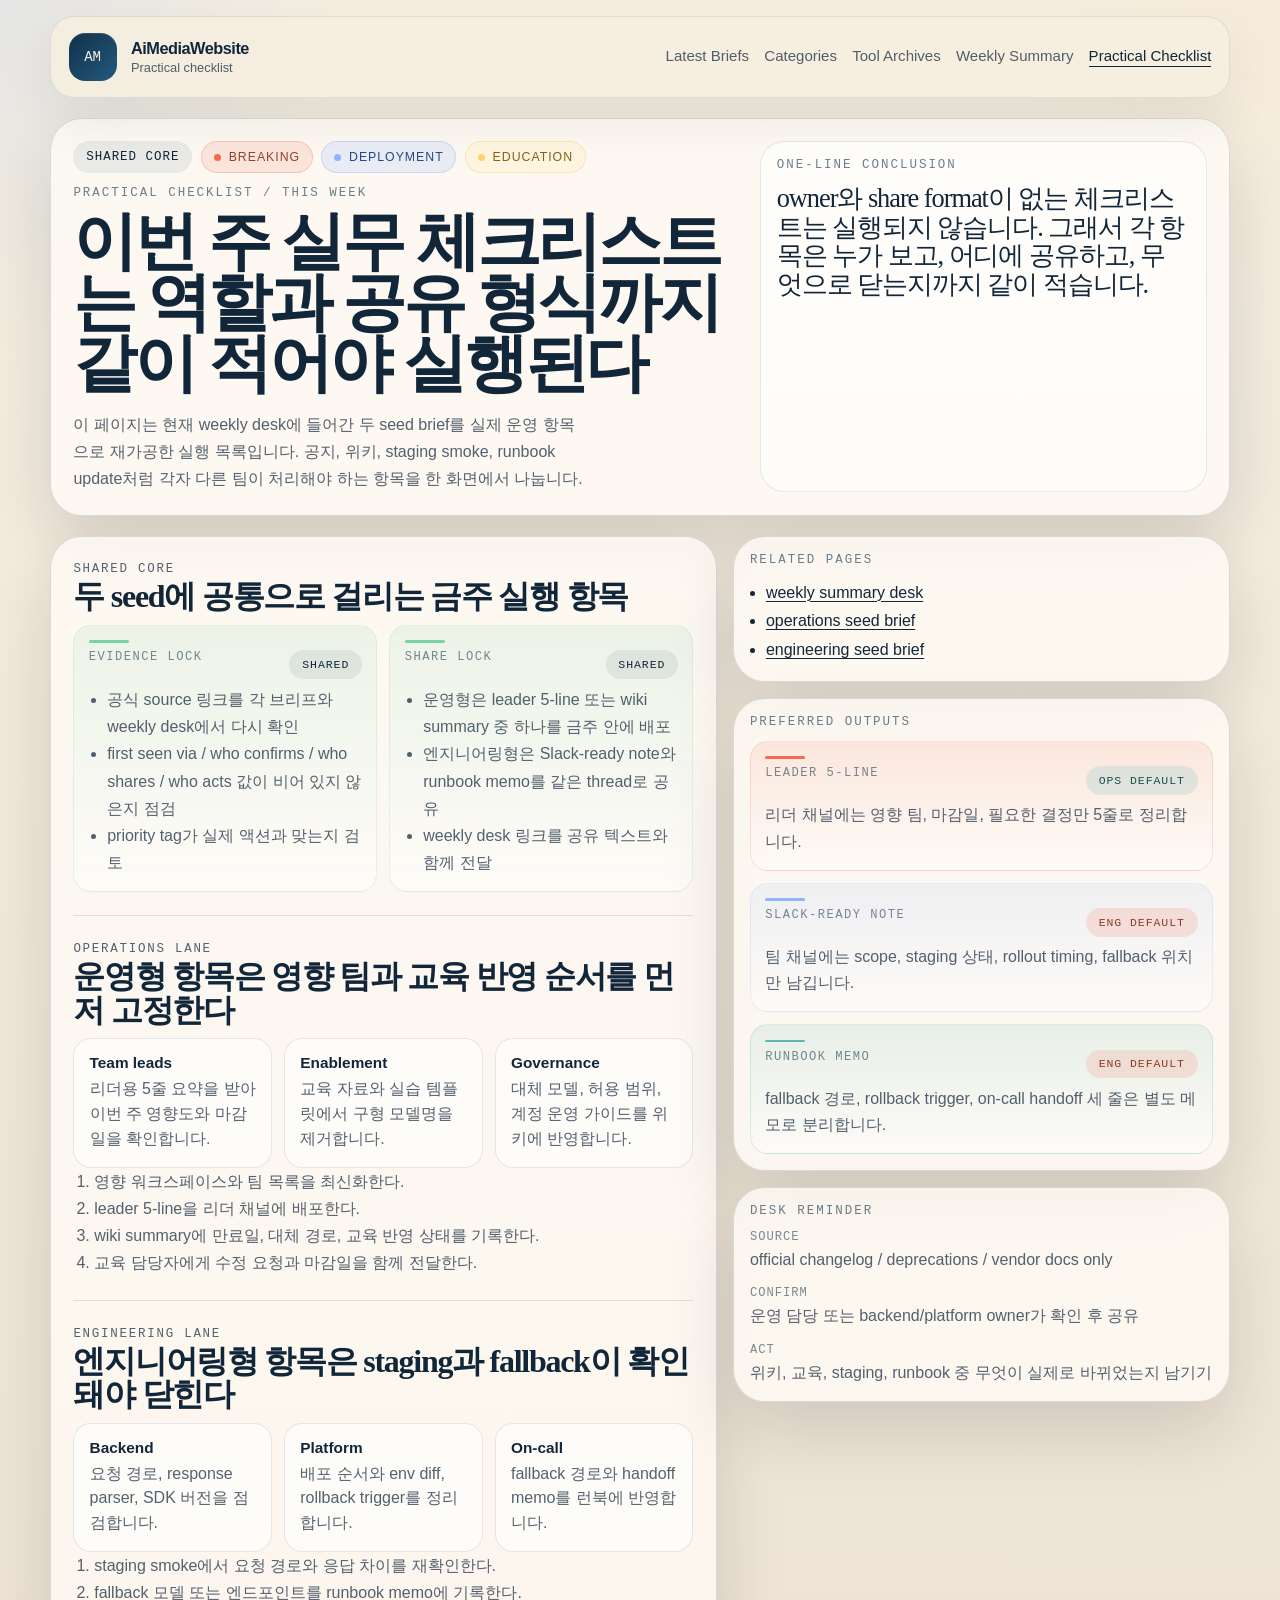
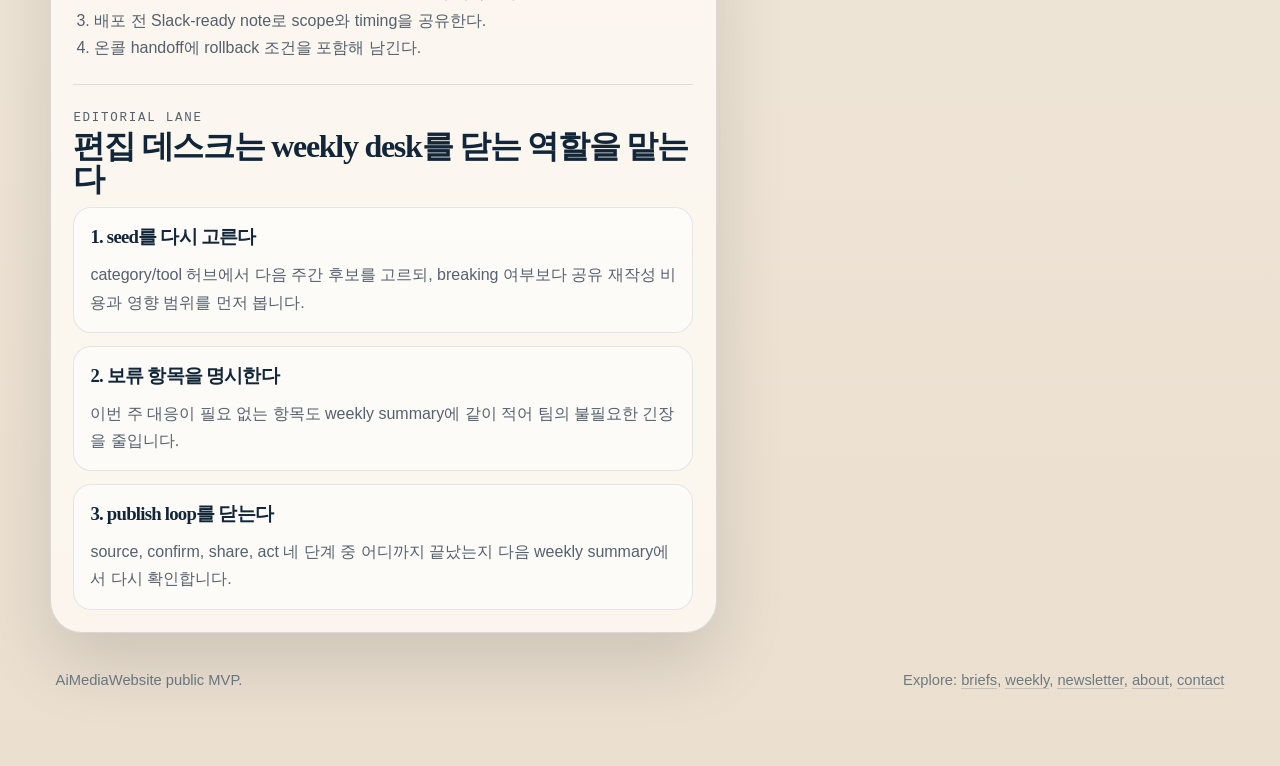
<file: weekly/checklist.html>
<!DOCTYPE html>
<html lang="ko">
  <head>
    <meta charset="UTF-8" />
    <meta name="viewport" content="width=device-width, initial-scale=1.0" />
    <title>Practical Checklist | AiMediaWebsite</title>
    <meta
      name="description"
      content="AiMediaWebsite practical checklist. 이번 주 브리프에서 실제로 끝내야 하는 운영형/엔지니어링형 액션을 역할별로 정리한 실행 페이지."
    />
    <meta name="theme-color" content="#0b3554" />
    <meta name="robots" content="index,follow" />
    <link rel="canonical" href="https://aimedia-deploy.vercel.app/weekly/checklist" />
    <link rel="icon" href="/favicon.svg" type="image/svg+xml" />
    <link rel="icon" href="/favicon-32.png" type="image/png" sizes="32x32" />
    <link rel="icon" href="/favicon.ico" />
    <link rel="apple-touch-icon" href="/apple-touch-icon.png" />
    <link rel="manifest" href="/site.webmanifest" />
    <meta property="og:locale" content="ko_KR" />
    <meta property="og:site_name" content="AiMediaWebsite" />
    <meta property="og:type" content="website" />
    <meta property="og:title" content="Practical Checklist | AiMediaWebsite" />
    <meta
      property="og:description"
      content="AiMediaWebsite practical checklist. 이번 주 브리프에서 실제로 끝내야 하는 운영형/엔지니어링형 액션을 역할별로 정리한 실행 페이지."
    />
    <meta property="og:url" content="https://aimedia-deploy.vercel.app/weekly/checklist" />
    <meta property="og:image" content="https://aimedia-deploy.vercel.app/assets/brand/og-default.png" />
    <meta property="og:image:type" content="image/png" />
    <meta property="og:image:width" content="1200" />
    <meta property="og:image:height" content="630" />
    <meta
      property="og:image:alt"
      content="AiMediaWebsite social card for official updates and practical decisions."
    />
    <meta name="twitter:card" content="summary_large_image" />
    <meta name="twitter:title" content="Practical Checklist | AiMediaWebsite" />
    <meta
      name="twitter:description"
      content="AiMediaWebsite practical checklist. 이번 주 브리프에서 실제로 끝내야 하는 운영형/엔지니어링형 액션을 역할별로 정리한 실행 페이지."
    />
    <meta name="twitter:image" content="https://aimedia-deploy.vercel.app/assets/brand/og-default.png" />
    <meta name="twitter:image:alt" content="AiMediaWebsite social card for official updates and practical decisions." />
    <script>
      document.documentElement.classList.add("js-ready");
    </script>
    <link rel="stylesheet" href="../assets/css/main.css" />
  </head>
  <body class="checklist-page" data-page="checklist">
    <div class="site-shell">
      <header class="topbar">
        <a class="brand" href="../index.html" aria-label="AiMediaWebsite 홈">
          <span class="brand-mark">AM</span>
          <span class="brand-copy">
            <strong>AiMediaWebsite</strong>
            <span>Practical checklist</span>
          </span>
        </a>
        <button class="nav-toggle" type="button" aria-expanded="false" aria-controls="site-nav" data-nav-toggle>
          Menu
        </button>
        <nav class="site-nav" id="site-nav" data-site-nav>
          <a href="../briefs/index.html">Latest Briefs</a>
          <a href="../categories/index.html">Categories</a>
          <a href="../tools/index.html">Tool Archives</a>
          <a href="./index.html">Weekly Summary</a>
          <a href="./checklist.html" aria-current="page">Practical Checklist</a>
        </nav>
      </header>

      <main>
        <section class="article-hero panel reveal">
          <div class="article-hero-main">
            <div class="article-kicker-row">
              <span class="brief-track-badge brief-track-shared">Shared core</span>
              <span class="priority-pill priority-pill-light priority-breaking">Breaking</span>
              <span class="priority-pill priority-pill-light priority-deployment">Deployment</span>
              <span class="priority-pill priority-pill-light priority-education">Education</span>
            </div>

            <p class="eyebrow">Practical checklist / this week</p>
            <h1>이번 주 실무 체크리스트는 역할과 공유 형식까지 같이 적어야 실행된다</h1>
            <p class="article-standfirst">
              이 페이지는 현재 weekly desk에 들어간 두 seed brief를 실제 운영 항목으로 재가공한 실행 목록입니다. 공지,
              위키, staging smoke, runbook update처럼 각자 다른 팀이 처리해야 하는 항목을 한 화면에서 나눕니다.
            </p>
          </div>

          <aside class="article-hero-side">
            <p class="eyebrow">One-line conclusion</p>
            <p class="article-conclusion">
              owner와 share format이 없는 체크리스트는 실행되지 않습니다. 그래서 각 항목은 누가 보고, 어디에 공유하고, 무엇으로 닫는지까지 같이 적습니다.
            </p>
          </aside>
        </section>

        <div class="article-layout">
          <article class="article-main panel reveal">
            <section class="article-section">
              <p class="section-label">Shared core</p>
              <h2>두 seed에 공통으로 걸리는 금주 실행 항목</h2>
              <div class="share-grid">
                <article class="share-block share-block-checklist">
                  <div class="share-block-head">
                    <span class="share-label">Evidence lock</span>
                    <span class="share-track share-track-shared">Shared</span>
                  </div>
                  <ul class="article-list">
                    <li>공식 source 링크를 각 브리프와 weekly desk에서 다시 확인</li>
                    <li>first seen via / who confirms / who shares / who acts 값이 비어 있지 않은지 점검</li>
                    <li>priority tag가 실제 액션과 맞는지 검토</li>
                  </ul>
                </article>

                <article class="share-block share-block-checklist">
                  <div class="share-block-head">
                    <span class="share-label">Share lock</span>
                    <span class="share-track share-track-shared">Shared</span>
                  </div>
                  <ul class="article-list">
                    <li>운영형은 leader 5-line 또는 wiki summary 중 하나를 금주 안에 배포</li>
                    <li>엔지니어링형은 Slack-ready note와 runbook memo를 같은 thread로 공유</li>
                    <li>weekly desk 링크를 공유 텍스트와 함께 전달</li>
                  </ul>
                </article>
              </div>
            </section>

            <section class="article-section">
              <p class="section-label">Operations lane</p>
              <h2>운영형 항목은 영향 팀과 교육 반영 순서를 먼저 고정한다</h2>
              <div class="info-grid">
                <article class="info-card">
                  <strong>Team leads</strong>
                  <span>리더용 5줄 요약을 받아 이번 주 영향도와 마감일을 확인합니다.</span>
                </article>
                <article class="info-card">
                  <strong>Enablement</strong>
                  <span>교육 자료와 실습 템플릿에서 구형 모델명을 제거합니다.</span>
                </article>
                <article class="info-card">
                  <strong>Governance</strong>
                  <span>대체 모델, 허용 범위, 계정 운영 가이드를 위키에 반영합니다.</span>
                </article>
              </div>
              <ol class="article-list ordered">
                <li>영향 워크스페이스와 팀 목록을 최신화한다.</li>
                <li>leader 5-line을 리더 채널에 배포한다.</li>
                <li>wiki summary에 만료일, 대체 경로, 교육 반영 상태를 기록한다.</li>
                <li>교육 담당자에게 수정 요청과 마감일을 함께 전달한다.</li>
              </ol>
            </section>

            <section class="article-section">
              <p class="section-label">Engineering lane</p>
              <h2>엔지니어링형 항목은 staging과 fallback이 확인돼야 닫힌다</h2>
              <div class="info-grid">
                <article class="info-card">
                  <strong>Backend</strong>
                  <span>요청 경로, response parser, SDK 버전을 점검합니다.</span>
                </article>
                <article class="info-card">
                  <strong>Platform</strong>
                  <span>배포 순서와 env diff, rollback trigger를 정리합니다.</span>
                </article>
                <article class="info-card">
                  <strong>On-call</strong>
                  <span>fallback 경로와 handoff memo를 런북에 반영합니다.</span>
                </article>
              </div>
              <ol class="article-list ordered">
                <li>staging smoke에서 요청 경로와 응답 차이를 재확인한다.</li>
                <li>fallback 모델 또는 엔드포인트를 runbook memo에 기록한다.</li>
                <li>배포 전 Slack-ready note로 scope와 timing을 공유한다.</li>
                <li>온콜 handoff에 rollback 조건을 포함해 남긴다.</li>
              </ol>
            </section>

            <section class="article-section">
              <p class="section-label">Editorial lane</p>
              <h2>편집 데스크는 weekly desk를 닫는 역할을 맡는다</h2>
              <div class="faq-stack">
                <article class="faq-card">
                  <h3>1. seed를 다시 고른다</h3>
                  <p>category/tool 허브에서 다음 주간 후보를 고르되, breaking 여부보다 공유 재작성 비용과 영향 범위를 먼저 봅니다.</p>
                </article>
                <article class="faq-card">
                  <h3>2. 보류 항목을 명시한다</h3>
                  <p>이번 주 대응이 필요 없는 항목도 weekly summary에 같이 적어 팀의 불필요한 긴장을 줄입니다.</p>
                </article>
                <article class="faq-card">
                  <h3>3. publish loop를 닫는다</h3>
                  <p>source, confirm, share, act 네 단계 중 어디까지 끝났는지 다음 weekly summary에서 다시 확인합니다.</p>
                </article>
              </div>
            </section>
          </article>

          <aside class="article-aside">
            <section class="aside-card panel reveal">
              <p class="eyebrow">Related pages</p>
              <ul class="source-list">
                <li><a href="./index.html">weekly summary desk</a></li>
                <li><a href="../briefs/ops-governance-brief.html">operations seed brief</a></li>
                <li><a href="../briefs/eng-runbook-brief.html">engineering seed brief</a></li>
              </ul>
            </section>

            <section class="aside-card panel reveal">
              <p class="eyebrow">Preferred outputs</p>
              <div class="share-stack">
                <article class="share-block share-block-leader">
                  <div class="share-block-head">
                    <span class="share-label">Leader 5-line</span>
                    <span class="share-track share-track-ops">Ops default</span>
                  </div>
                  <p>리더 채널에는 영향 팀, 마감일, 필요한 결정만 5줄로 정리합니다.</p>
                </article>

                <article class="share-block share-block-slack">
                  <div class="share-block-head">
                    <span class="share-label">Slack-ready note</span>
                    <span class="share-track share-track-eng">Eng default</span>
                  </div>
                  <p>팀 채널에는 scope, staging 상태, rollout timing, fallback 위치만 남깁니다.</p>
                </article>

                <article class="share-block share-block-runbook">
                  <div class="share-block-head">
                    <span class="share-label">Runbook memo</span>
                    <span class="share-track share-track-eng">Eng default</span>
                  </div>
                  <p>fallback 경로, rollback trigger, on-call handoff 세 줄은 별도 메모로 분리합니다.</p>
                </article>
              </div>
            </section>

            <section class="aside-card panel reveal">
              <p class="eyebrow">Desk reminder</p>
              <dl class="evidence-list">
                <div>
                  <dt>Source</dt>
                  <dd>official changelog / deprecations / vendor docs only</dd>
                </div>
                <div>
                  <dt>Confirm</dt>
                  <dd>운영 담당 또는 backend/platform owner가 확인 후 공유</dd>
                </div>
                <div>
                  <dt>Act</dt>
                  <dd>위키, 교육, staging, runbook 중 무엇이 실제로 바뀌었는지 남기기</dd>
                </div>
              </dl>
            </section>
          </aside>
        </div>
      </main>

      <footer class="site-footer">
        <p>AiMediaWebsite public MVP.</p>
        <p>
          Explore:
          <a href="../briefs/index.html">briefs</a>,
          <a href="../weekly/index.html">weekly</a>,
          <a href="../newsletter/index.html">newsletter</a>,
          <a href="../about/index.html">about</a>,
          <a href="../contact/index.html">contact</a>
        </p>
      </footer>
    </div>

    <script src="../assets/js/main.js"></script>
  </body>
</html>
</file>
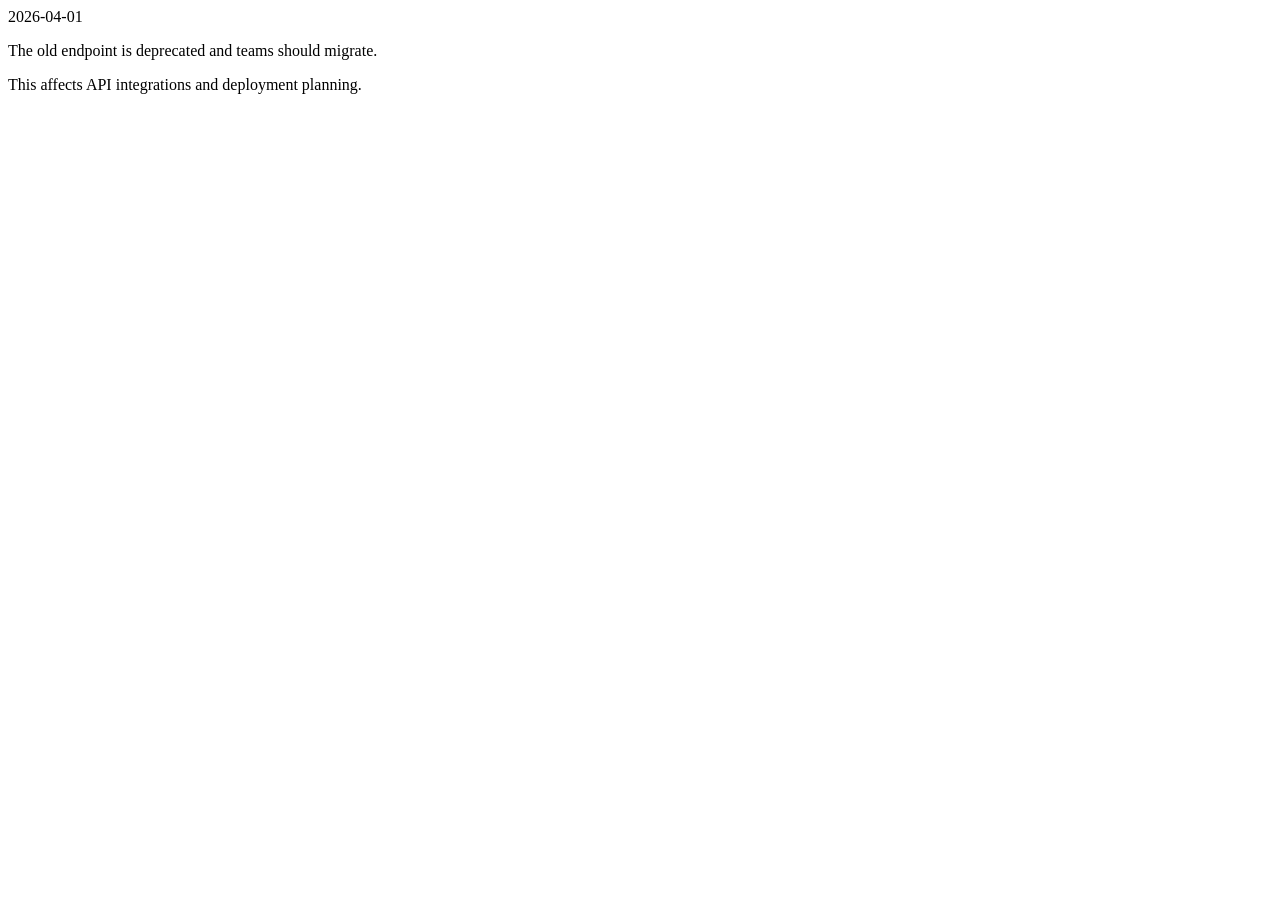
<file: tests/fixtures/openai_deprecation.html>
<html>
  <head><title>Deprecating the old Responses API</title></head>
  <body>
    <time datetime="2026-04-01T00:00:00Z">2026-04-01</time>
    <p>The old endpoint is deprecated and teams should migrate.</p>
    <p>This affects API integrations and deployment planning.</p>
  </body>
</html>
</file>
<file: assets/css/main.css>
:root {
  --bg: #f1e8d6;
  --bg-strong: #10324a;
  --panel: rgba(255, 252, 246, 0.78);
  --panel-strong: rgba(10, 33, 49, 0.92);
  --panel-line: rgba(16, 50, 74, 0.15);
  --text: #12263a;
  --muted: rgba(18, 38, 58, 0.72);
  --inverted: #f8f4ec;
  --accent: #ef6c4d;
  --accent-soft: #ffd5b1;
  --accent-cool: #5cb7b0;
  --success: #79d2a6;
  --shadow: 0 30px 70px rgba(11, 22, 34, 0.14);
  --radius-xl: 32px;
  --radius-lg: 24px;
  --radius-md: 18px;
  --radius-sm: 999px;
  --serif: "Iowan Old Style", "Palatino Linotype", "Book Antiqua", Palatino, serif;
  --sans: "Avenir Next", "Segoe UI", sans-serif;
  --mono: "SFMono-Regular", "Consolas", "Liberation Mono", monospace;
}

*,
*::before,
*::after {
  box-sizing: border-box;
}

html {
  scroll-behavior: smooth;
}

body {
  margin: 0;
  min-height: 100vh;
  color: var(--text);
  font-family: var(--sans);
  background:
    radial-gradient(circle at top left, rgba(92, 183, 176, 0.34), transparent 24rem),
    radial-gradient(circle at top right, rgba(239, 108, 77, 0.18), transparent 22rem),
    linear-gradient(180deg, #f6efdf 0%, #efe3cf 100%);
}

body::before {
  content: "";
  position: fixed;
  inset: 0;
  pointer-events: none;
  background-image:
    linear-gradient(rgba(255, 255, 255, 0.09) 1px, transparent 1px),
    linear-gradient(90deg, rgba(255, 255, 255, 0.08) 1px, transparent 1px);
  background-size: 100% 100%, 5rem 5rem;
  mix-blend-mode: soft-light;
  opacity: 0.32;
}

a {
  color: inherit;
  text-decoration: none;
}

button,
input {
  font: inherit;
}

.site-shell {
  position: relative;
  width: min(1180px, calc(100% - 2rem));
  margin: 0 auto;
  padding: 1rem 0 4rem;
}

.topbar {
  position: sticky;
  top: 1rem;
  z-index: 10;
  display: flex;
  align-items: center;
  justify-content: space-between;
  gap: 1rem;
  padding: 1rem 1.1rem;
  margin-bottom: 1.25rem;
  border: 1px solid rgba(16, 50, 74, 0.1);
  border-radius: var(--radius-lg);
  background: rgba(246, 239, 223, 0.84);
  backdrop-filter: blur(18px);
  box-shadow: 0 20px 50px rgba(20, 32, 47, 0.08);
}

.brand {
  display: inline-flex;
  align-items: center;
  gap: 0.9rem;
  min-width: 0;
}

.brand-mark {
  display: grid;
  place-items: center;
  width: 3rem;
  height: 3rem;
  border-radius: 1rem;
  font-family: var(--mono);
  font-size: 0.88rem;
  color: var(--inverted);
  background: linear-gradient(135deg, var(--bg-strong), #24587d);
  box-shadow: inset 0 1px 0 rgba(255, 255, 255, 0.12);
}

.brand-copy {
  display: flex;
  flex-direction: column;
  gap: 0.14rem;
}

.brand-copy strong {
  font-size: 1.02rem;
  letter-spacing: -0.03em;
}

.brand-copy span {
  font-size: 0.8rem;
  color: var(--muted);
}

.site-nav {
  display: flex;
  align-items: center;
  gap: 0.95rem;
  font-size: 0.94rem;
}

.site-nav a {
  position: relative;
  padding-bottom: 0.2rem;
  color: var(--muted);
}

.site-nav a::after {
  content: "";
  position: absolute;
  left: 0;
  bottom: 0;
  width: 100%;
  height: 1px;
  transform: scaleX(0);
  transform-origin: left;
  background: currentColor;
  transition: transform 180ms ease;
}

.site-nav a[aria-current="page"] {
  color: var(--text);
}

.site-nav a:hover::after,
.site-nav a:focus-visible::after,
.site-nav a[aria-current="page"]::after {
  transform: scaleX(1);
}

.nav-toggle {
  display: none;
  padding: 0.7rem 0.95rem;
  border: 1px solid rgba(16, 50, 74, 0.18);
  border-radius: var(--radius-sm);
  background: transparent;
  color: var(--text);
}

main {
  display: grid;
  gap: 1.25rem;
}

.panel {
  border: 1px solid var(--panel-line);
  border-radius: var(--radius-xl);
  background: var(--panel);
  box-shadow: var(--shadow);
}

.hero {
  display: grid;
  grid-template-columns: minmax(0, 1.3fr) minmax(320px, 0.9fr);
  gap: 1rem;
  padding: 1.5rem;
  overflow: hidden;
}

.hero-copy,
.hero-board {
  position: relative;
}

.hero-copy {
  padding: 0.4rem 0.4rem 0.2rem;
}

.eyebrow {
  margin: 0 0 0.75rem;
  font-family: var(--mono);
  font-size: 0.78rem;
  letter-spacing: 0.16em;
  text-transform: uppercase;
  color: rgba(16, 50, 74, 0.62);
}

.hero h1,
.section-header h2,
.weekly-strip h2,
.cta-band h2,
.placeholder-copy h1 {
  margin: 0;
  font-family: var(--serif);
  letter-spacing: -0.045em;
  line-height: 0.95;
}

.hero h1 {
  max-width: 10ch;
  font-size: clamp(3.2rem, 7vw, 6.4rem);
}

.hero h1 span {
  display: inline-block;
  color: #1f516f;
}

.hero-summary,
.section-header p,
.weekly-columns p,
.cta-band p,
.placeholder-copy p,
.board-card p,
.lens-card p,
.desk-item span {
  color: var(--muted);
  line-height: 1.6;
}

.hero-summary {
  max-width: 60ch;
  margin: 1rem 0 0;
  font-size: 1.04rem;
}

.hero-actions {
  display: flex;
  flex-wrap: wrap;
  gap: 0.8rem;
  margin: 1.4rem 0 1.6rem;
}

.button {
  display: inline-flex;
  align-items: center;
  justify-content: center;
  min-height: 3.15rem;
  padding: 0.75rem 1.2rem;
  border-radius: var(--radius-sm);
  border: 1px solid transparent;
  font-weight: 600;
  transition:
    transform 180ms ease,
    box-shadow 180ms ease,
    background-color 180ms ease,
    color 180ms ease;
}

.button:hover,
.button:focus-visible {
  transform: translateY(-1px);
}

.button-primary {
  color: var(--inverted);
  background: linear-gradient(135deg, #18374d, #305f7f);
  box-shadow: 0 16px 28px rgba(23, 52, 73, 0.22);
}

.button-secondary {
  border-color: rgba(16, 50, 74, 0.18);
  background: rgba(255, 255, 255, 0.45);
}

.hero-metrics {
  display: grid;
  grid-template-columns: repeat(3, minmax(0, 1fr));
  gap: 0.75rem;
  padding: 0;
  margin: 0;
  list-style: none;
}

.hero-metrics li {
  padding: 0.95rem 1rem;
  border-radius: var(--radius-md);
  background: rgba(255, 255, 255, 0.58);
  border: 1px solid rgba(16, 50, 74, 0.1);
}

.metric-label {
  display: block;
  margin-bottom: 0.35rem;
  font-size: 0.76rem;
  text-transform: uppercase;
  letter-spacing: 0.14em;
  color: rgba(16, 50, 74, 0.55);
}

.hero-board {
  padding: 0.35rem;
  color: var(--inverted);
}

.hero-board::before {
  content: "";
  position: absolute;
  inset: 0;
  border-radius: calc(var(--radius-xl) - 6px);
  background:
    radial-gradient(circle at top, rgba(121, 210, 166, 0.2), transparent 20rem),
    linear-gradient(160deg, #0f2738 0%, #16364d 58%, #20506b 100%);
}

.board-head,
.board-stack {
  position: relative;
}

.board-head {
  display: flex;
  align-items: center;
  justify-content: space-between;
  gap: 1rem;
  padding: 0.95rem 1rem 0.65rem;
}

.board-badge,
.tag {
  display: inline-flex;
  align-items: center;
  gap: 0.35rem;
  padding: 0.34rem 0.66rem;
  border-radius: var(--radius-sm);
  font-size: 0.74rem;
  letter-spacing: 0.08em;
  text-transform: uppercase;
}

.board-badge {
  background: rgba(255, 255, 255, 0.12);
}

.board-stack {
  display: grid;
  gap: 0.8rem;
  padding: 0 0.95rem 0.95rem;
}

.board-card {
  padding: 1rem;
  border: 1px solid rgba(255, 255, 255, 0.1);
  border-radius: var(--radius-lg);
  background: rgba(255, 255, 255, 0.06);
}

.board-card-hot {
  background: linear-gradient(180deg, rgba(239, 108, 77, 0.17), rgba(255, 255, 255, 0.05));
}

.board-card-outline {
  background: transparent;
}

.board-card-top,
.board-row {
  display: flex;
  align-items: center;
  justify-content: space-between;
  gap: 1rem;
}

.board-card-top {
  margin-bottom: 0.75rem;
  font-size: 0.82rem;
  text-transform: uppercase;
  letter-spacing: 0.1em;
  color: rgba(248, 244, 236, 0.7);
}

.board-card h2 {
  margin: 0 0 0.65rem;
  font-family: var(--serif);
  font-size: clamp(1.55rem, 2.8vw, 2.2rem);
  line-height: 1;
  letter-spacing: -0.04em;
}

.status-dot {
  display: inline-block;
  width: 0.6rem;
  height: 0.6rem;
  border-radius: 999px;
  background: var(--success);
  box-shadow: 0 0 0 8px rgba(121, 210, 166, 0.12);
}

.board-row + .board-row {
  margin-top: 0.75rem;
}

.compact-list,
.signal-list {
  padding: 0;
  margin: 0;
  list-style: none;
}

.compact-list li + li {
  margin-top: 0.5rem;
}

.section-header {
  display: flex;
  align-items: end;
  justify-content: space-between;
  gap: 1rem;
  padding: 0 0.3rem;
}

.section-header.compact {
  padding: 0;
}

.section-header h2,
.weekly-strip h2,
.cta-band h2,
.placeholder-copy h1 {
  font-size: clamp(2rem, 4vw, 3.5rem);
}

.section-header p {
  max-width: 40rem;
  margin: 0;
}

.brief-grid {
  display: grid;
  grid-template-columns: repeat(3, minmax(0, 1fr));
  gap: 1rem;
}

.brief-card {
  padding: 1.2rem;
}

.card-meta {
  display: flex;
  align-items: center;
  justify-content: space-between;
  gap: 0.8rem;
  margin-bottom: 0.9rem;
  font-size: 0.82rem;
  color: rgba(16, 50, 74, 0.58);
}

.tag-sample {
  background: rgba(239, 108, 77, 0.12);
  color: #a8422a;
}

.tag-seed {
  background: rgba(121, 210, 166, 0.18);
  color: #205f4a;
}

.tag-queue {
  background: rgba(16, 50, 74, 0.08);
  color: var(--text);
}

.brief-card-flags {
  display: flex;
  flex-wrap: wrap;
  gap: 0.45rem;
  margin-bottom: 0.9rem;
}

.brief-card h3,
.weekly-columns h3,
.placeholder-card h2 {
  margin: 0 0 0.7rem;
  font-family: var(--serif);
  font-size: 1.7rem;
  line-height: 1.04;
  letter-spacing: -0.04em;
}

.card-kicker {
  margin: 0 0 1rem;
  color: rgba(16, 50, 74, 0.55);
  font-size: 0.93rem;
}

.signal-list li {
  display: grid;
  gap: 0.3rem;
  padding: 0.8rem 0;
  border-top: 1px solid rgba(16, 50, 74, 0.1);
}

.signal-list strong {
  font-size: 0.84rem;
  letter-spacing: 0.08em;
  text-transform: uppercase;
  color: rgba(16, 50, 74, 0.56);
}

.hub-hero {
  display: grid;
  grid-template-columns: minmax(0, 1.18fr) minmax(320px, 0.82fr);
  gap: 1rem;
  padding: 1.45rem;
}

.hub-copy,
.hub-board {
  position: relative;
}

.hub-board .board-badge {
  background: rgba(16, 50, 74, 0.08);
  color: var(--text);
}

.hub-board .board-card {
  border-color: rgba(16, 50, 74, 0.1);
  background: rgba(255, 255, 255, 0.5);
}

.hub-board .board-card-hot {
  background: linear-gradient(180deg, rgba(239, 108, 77, 0.15), rgba(255, 255, 255, 0.52));
}

.hub-board .board-card-outline {
  background: transparent;
}

.hub-board .board-card-top {
  color: rgba(16, 50, 74, 0.56);
}

.hub-summary {
  max-width: 62ch;
  margin: 1rem 0 0;
  color: var(--muted);
  line-height: 1.65;
}

.template-grid {
  display: grid;
  grid-template-columns: repeat(2, minmax(0, 1fr));
  gap: 1rem;
}

.template-card {
  display: grid;
  gap: 0.75rem;
  padding: 1.25rem;
  border-radius: var(--radius-xl);
  border: 1px solid rgba(16, 50, 74, 0.1);
  box-shadow: var(--shadow);
  transition:
    transform 180ms ease,
    box-shadow 180ms ease,
    border-color 180ms ease;
}

.template-card:hover,
.template-card:focus-visible {
  transform: translateY(-2px);
  border-color: rgba(16, 50, 74, 0.24);
  box-shadow: 0 28px 56px rgba(12, 24, 37, 0.14);
}

.template-card-ops {
  background:
    radial-gradient(circle at top left, rgba(92, 183, 176, 0.18), transparent 18rem),
    rgba(255, 252, 246, 0.88);
}

.template-card-eng {
  background:
    radial-gradient(circle at top left, rgba(239, 108, 77, 0.16), transparent 18rem),
    rgba(255, 252, 246, 0.88);
}

.template-index {
  font-family: var(--mono);
  font-size: 0.78rem;
  letter-spacing: 0.12em;
  text-transform: uppercase;
  color: rgba(16, 50, 74, 0.56);
}

.template-card h3,
.anatomy-card h3 {
  margin: 0;
  font-family: var(--serif);
  font-size: 2rem;
  line-height: 1.02;
  letter-spacing: -0.04em;
}

.template-card p {
  margin: 0;
  color: var(--muted);
  line-height: 1.6;
}

.template-points,
.anatomy-list {
  margin: 0;
  padding-left: 1rem;
  color: var(--muted);
  line-height: 1.7;
}

.anatomy-grid {
  display: grid;
  grid-template-columns: repeat(3, minmax(0, 1fr));
  gap: 1rem;
}

.anatomy-card {
  padding: 1.2rem;
}

.anatomy-card h3 {
  margin-bottom: 0.85rem;
}

.article-page {
  background:
    radial-gradient(circle at top left, rgba(92, 183, 176, 0.18), transparent 22rem),
    radial-gradient(circle at top right, rgba(239, 108, 77, 0.12), transparent 24rem),
    linear-gradient(180deg, #f7f0e1 0%, #efe4d2 100%);
}

.article-hero {
  display: grid;
  grid-template-columns: minmax(0, 1.2fr) minmax(300px, 0.8fr);
  gap: 1rem;
  padding: 1.4rem;
}

.article-kicker-row {
  display: flex;
  flex-wrap: wrap;
  gap: 0.55rem;
  margin-bottom: 0.8rem;
}

.brief-track-badge,
.share-track {
  display: inline-flex;
  align-items: center;
  min-height: 2rem;
  padding: 0.35rem 0.8rem;
  border-radius: var(--radius-sm);
  font-size: 0.78rem;
  letter-spacing: 0.08em;
  text-transform: uppercase;
  font-family: var(--mono);
}

.brief-track-ops {
  background: rgba(92, 183, 176, 0.18);
  color: #16534f;
}

.brief-track-eng {
  background: rgba(239, 108, 77, 0.16);
  color: #8b3c29;
}

.brief-track-shared,
.share-track-shared {
  background: rgba(16, 50, 74, 0.08);
  color: var(--text);
}

.share-track {
  min-height: 1.8rem;
  font-size: 0.72rem;
}

.share-track-ops {
  background: rgba(92, 183, 176, 0.18);
  color: #16534f;
}

.share-track-eng {
  background: rgba(239, 108, 77, 0.16);
  color: #8b3c29;
}

.priority-cluster,
.output-tags {
  display: flex;
  flex-wrap: wrap;
  gap: 0.55rem;
}

.priority-pill {
  --priority-border: rgba(248, 244, 236, 0.16);
  --priority-bg: rgba(255, 255, 255, 0.08);
  --priority-text: var(--inverted);
  --priority-dot: rgba(248, 244, 236, 0.84);
  display: inline-flex;
  align-items: center;
  gap: 0.48rem;
  min-height: 2rem;
  padding: 0.35rem 0.72rem;
  border: 1px solid var(--priority-border);
  border-radius: var(--radius-sm);
  background: var(--priority-bg);
  color: var(--priority-text);
  font-size: 0.77rem;
  letter-spacing: 0.08em;
  text-transform: uppercase;
}

.priority-pill::before {
  content: "";
  width: 0.46rem;
  height: 0.46rem;
  border-radius: 999px;
  background: var(--priority-dot);
  flex: 0 0 auto;
}

.priority-pill-light {
  --priority-border: rgba(16, 50, 74, 0.14);
  --priority-bg: rgba(255, 255, 255, 0.45);
  --priority-text: var(--text);
}

.priority-breaking {
  --priority-border: rgba(239, 108, 77, 0.22);
  --priority-bg: rgba(239, 108, 77, 0.14);
  --priority-text: #ffd9d0;
  --priority-dot: #ef6c4d;
}

.priority-breaking.priority-pill-light {
  --priority-border: rgba(239, 108, 77, 0.26);
  --priority-bg: rgba(239, 108, 77, 0.14);
  --priority-text: #94422b;
}

.priority-nonbreaking {
  --priority-border: rgba(121, 210, 166, 0.24);
  --priority-bg: rgba(121, 210, 166, 0.12);
  --priority-text: #dff8eb;
  --priority-dot: #79d2a6;
}

.priority-nonbreaking.priority-pill-light {
  --priority-border: rgba(121, 210, 166, 0.3);
  --priority-bg: rgba(121, 210, 166, 0.16);
  --priority-text: #205f4a;
}

.priority-cost {
  --priority-border: rgba(255, 213, 177, 0.28);
  --priority-bg: rgba(255, 213, 177, 0.14);
  --priority-text: #fff0db;
  --priority-dot: #ffcf92;
}

.priority-cost.priority-pill-light {
  --priority-border: rgba(227, 179, 95, 0.26);
  --priority-bg: rgba(255, 223, 180, 0.22);
  --priority-text: #8a5b18;
}

.priority-security {
  --priority-border: rgba(92, 183, 176, 0.24);
  --priority-bg: rgba(92, 183, 176, 0.12);
  --priority-text: #daf4f1;
  --priority-dot: #5cb7b0;
}

.priority-security.priority-pill-light {
  --priority-border: rgba(92, 183, 176, 0.28);
  --priority-bg: rgba(92, 183, 176, 0.14);
  --priority-text: #16534f;
}

.priority-education {
  --priority-border: rgba(255, 226, 154, 0.26);
  --priority-bg: rgba(255, 226, 154, 0.14);
  --priority-text: #fff4d9;
  --priority-dot: #ffd36c;
}

.priority-education.priority-pill-light {
  --priority-border: rgba(231, 186, 72, 0.26);
  --priority-bg: rgba(255, 226, 154, 0.22);
  --priority-text: #866117;
}

.priority-deployment {
  --priority-border: rgba(143, 181, 255, 0.28);
  --priority-bg: rgba(143, 181, 255, 0.12);
  --priority-text: #e4efff;
  --priority-dot: #8fb5ff;
}

.priority-deployment.priority-pill-light {
  --priority-border: rgba(108, 149, 227, 0.26);
  --priority-bg: rgba(143, 181, 255, 0.18);
  --priority-text: #26497f;
}

.article-hero h1 {
  margin: 0;
  font-family: var(--serif);
  font-size: clamp(2.8rem, 5vw, 4.8rem);
  line-height: 0.95;
  letter-spacing: -0.05em;
}

.article-standfirst {
  max-width: 58ch;
  margin: 1rem 0 0;
  color: var(--muted);
  line-height: 1.7;
}

.article-hero-side {
  display: grid;
  align-content: start;
  padding: 1rem;
  border-radius: var(--radius-lg);
  background: rgba(255, 255, 255, 0.56);
  border: 1px solid rgba(16, 50, 74, 0.1);
}

.article-conclusion {
  margin: 0;
  font-family: var(--serif);
  font-size: 1.65rem;
  line-height: 1.08;
  letter-spacing: -0.04em;
}

.article-layout {
  display: grid;
  grid-template-columns: minmax(0, 1.1fr) minmax(300px, 0.82fr);
  gap: 1rem;
  align-items: start;
}

.article-main {
  padding: 1.4rem;
}

.article-section + .article-section {
  margin-top: 1.45rem;
  padding-top: 1.45rem;
  border-top: 1px solid rgba(16, 50, 74, 0.12);
}

.section-label {
  margin: 0 0 0.6rem;
  font-family: var(--mono);
  font-size: 0.78rem;
  letter-spacing: 0.14em;
  text-transform: uppercase;
  color: rgba(16, 50, 74, 0.56);
}

.article-section h2,
.faq-card h3 {
  margin: 0 0 0.7rem;
  font-family: var(--serif);
  letter-spacing: -0.04em;
}

.article-section h2 {
  font-size: 2rem;
  line-height: 1.04;
}

.article-section p,
.faq-card p {
  margin: 0;
  color: var(--muted);
  line-height: 1.7;
}

.info-grid {
  display: grid;
  grid-template-columns: repeat(3, minmax(0, 1fr));
  gap: 0.75rem;
}

.info-card {
  display: grid;
  gap: 0.3rem;
  padding: 0.95rem;
  border-radius: var(--radius-md);
  background: rgba(255, 255, 255, 0.54);
  border: 1px solid rgba(16, 50, 74, 0.1);
}

.info-card strong {
  font-size: 0.96rem;
}

.info-card span {
  color: var(--muted);
  line-height: 1.55;
}

.article-list {
  margin: 0;
  padding-left: 1.15rem;
  color: var(--muted);
  line-height: 1.7;
}

.article-list.ordered {
  padding-left: 1.3rem;
}

.faq-stack {
  display: grid;
  gap: 0.8rem;
}

.faq-card {
  padding: 1rem;
  border-radius: var(--radius-md);
  background: rgba(255, 255, 255, 0.52);
  border: 1px solid rgba(16, 50, 74, 0.1);
}

.article-aside {
  display: grid;
  gap: 1rem;
}

.aside-card {
  padding: 1rem;
}

.source-list {
  margin: 0;
  padding-left: 1rem;
  line-height: 1.8;
}

.source-list a {
  text-decoration: underline;
  text-decoration-thickness: 1px;
  text-underline-offset: 0.2rem;
}

.evidence-list {
  margin: 0;
  display: grid;
  gap: 0.85rem;
}

.evidence-list div {
  display: grid;
  gap: 0.2rem;
}

.evidence-list dt {
  font-size: 0.76rem;
  font-family: var(--mono);
  letter-spacing: 0.08em;
  text-transform: uppercase;
  color: rgba(16, 50, 74, 0.56);
}

.evidence-list dd {
  margin: 0;
  color: var(--muted);
  line-height: 1.6;
}

.share-stack {
  display: grid;
  gap: 0.75rem;
}

.share-grid {
  display: grid;
  grid-template-columns: repeat(2, minmax(0, 1fr));
  gap: 0.75rem;
}

.share-block {
  --share-border: rgba(16, 50, 74, 0.1);
  --share-bg: rgba(255, 255, 255, 0.5);
  --share-accent: rgba(16, 50, 74, 0.24);
  display: grid;
  gap: 0.45rem;
  padding: 0.9rem;
  border-radius: var(--radius-md);
  border: 1px solid var(--share-border);
  background: var(--share-bg);
  box-shadow: inset 0 1px 0 rgba(255, 255, 255, 0.12);
}

.share-block::before {
  content: "";
  width: 2.5rem;
  height: 0.18rem;
  border-radius: 999px;
  background: var(--share-accent);
}

.share-block-head {
  display: flex;
  align-items: start;
  justify-content: space-between;
  gap: 0.65rem;
}

.share-block-leader {
  --share-border: rgba(239, 108, 77, 0.18);
  --share-bg: linear-gradient(180deg, rgba(239, 108, 77, 0.12), rgba(255, 255, 255, 0.46));
  --share-accent: #ef6c4d;
}

.share-block-checklist {
  --share-border: rgba(121, 210, 166, 0.2);
  --share-bg: linear-gradient(180deg, rgba(121, 210, 166, 0.12), rgba(255, 255, 255, 0.48));
  --share-accent: #79d2a6;
}

.share-block-slack {
  --share-border: rgba(143, 181, 255, 0.2);
  --share-bg: linear-gradient(180deg, rgba(143, 181, 255, 0.12), rgba(255, 255, 255, 0.46));
  --share-accent: #8fb5ff;
}

.share-block-wiki {
  --share-border: rgba(255, 213, 177, 0.22);
  --share-bg: linear-gradient(180deg, rgba(255, 213, 177, 0.14), rgba(255, 255, 255, 0.48));
  --share-accent: #f0b160;
}

.share-block-runbook {
  --share-border: rgba(92, 183, 176, 0.22);
  --share-bg: linear-gradient(180deg, rgba(92, 183, 176, 0.13), rgba(255, 255, 255, 0.46));
  --share-accent: #5cb7b0;
}

.share-label {
  font-family: var(--mono);
  font-size: 0.76rem;
  letter-spacing: 0.12em;
  text-transform: uppercase;
  color: rgba(16, 50, 74, 0.56);
}

.share-block p {
  margin: 0;
  color: var(--muted);
  line-height: 1.65;
}

.share-block .article-list {
  margin: 0;
}

.track-layout {
  display: grid;
  grid-template-columns: minmax(0, 1.15fr) minmax(320px, 0.85fr);
  gap: 1rem;
}

.track-panel,
.output-panel {
  padding: 1.25rem;
}

.track-grid {
  display: grid;
  grid-template-columns: repeat(2, minmax(0, 1fr));
  gap: 0.9rem;
}

.track-card {
  display: grid;
  gap: 0.7rem;
  padding: 1.05rem;
  border-radius: var(--radius-lg);
  border: 1px solid rgba(16, 50, 74, 0.1);
}

.track-card-ops {
  background:
    linear-gradient(180deg, rgba(92, 183, 176, 0.12), rgba(255, 255, 255, 0.45));
}

.track-card-eng {
  background:
    linear-gradient(180deg, rgba(239, 108, 77, 0.12), rgba(255, 255, 255, 0.45));
}

.track-card h3,
.output-panel h3 {
  margin: 0;
  font-family: var(--serif);
  font-size: 1.9rem;
  line-height: 1.02;
  letter-spacing: -0.04em;
}

.track-summary,
.output-summary {
  margin: 0;
  color: var(--muted);
  line-height: 1.6;
}

.track-points {
  padding: 0;
  margin: 0;
  list-style: none;
}

.track-points li {
  display: grid;
  gap: 0.28rem;
  padding-top: 0.85rem;
  border-top: 1px solid rgba(16, 50, 74, 0.1);
}

.track-points strong {
  font-size: 0.82rem;
  letter-spacing: 0.08em;
  text-transform: uppercase;
  color: rgba(16, 50, 74, 0.56);
}

.output-panel {
  background:
    linear-gradient(180deg, rgba(16, 50, 74, 0.95), rgba(23, 65, 88, 0.95));
  color: var(--inverted);
}

.output-panel .eyebrow,
.output-panel .output-summary,
.output-card span,
.output-rule,
.output-panel .share-block p,
.output-panel .share-label {
  color: rgba(248, 244, 236, 0.75);
}

.output-tags {
  margin: 1rem 0 1rem;
}

.output-grid {
  display: grid;
  grid-template-columns: repeat(2, minmax(0, 1fr));
  gap: 0.7rem;
}

.output-card {
  display: grid;
  gap: 0.22rem;
  padding: 0.9rem;
  border-radius: var(--radius-md);
  border: 1px solid rgba(248, 244, 236, 0.1);
  background: rgba(255, 255, 255, 0.06);
}

.output-card strong {
  font-size: 0.95rem;
}

.output-rule {
  margin: 0 0 1rem;
  line-height: 1.6;
}

.output-panel .share-grid {
  margin-top: 0.2rem;
}

.output-panel .share-block {
  --share-border: rgba(248, 244, 236, 0.12);
  --share-bg: rgba(255, 255, 255, 0.06);
}

.output-panel .share-block::before {
  opacity: 0.96;
}

.output-panel .share-block .article-list {
  color: rgba(248, 244, 236, 0.75);
}

.evidence-flow {
  display: flex;
  flex-wrap: wrap;
  gap: 0.6rem;
  margin-top: 1rem;
  padding-top: 1rem;
  border-top: 1px solid rgba(248, 244, 236, 0.14);
}

.evidence-flow span {
  display: inline-flex;
  align-items: center;
  gap: 0.35rem;
  padding: 0.38rem 0.68rem;
  border-radius: var(--radius-sm);
  font-family: var(--mono);
  font-size: 0.76rem;
  letter-spacing: 0.08em;
  text-transform: uppercase;
  background: rgba(255, 255, 255, 0.08);
}

.split-layout {
  display: grid;
  grid-template-columns: minmax(0, 1.15fr) minmax(280px, 0.85fr);
  gap: 1rem;
}

.lens-panel,
.desk-panel,
.weekly-strip {
  padding: 1.25rem;
}

.lens-grid {
  display: grid;
  grid-template-columns: repeat(2, minmax(0, 1fr));
  gap: 0.8rem;
}

.lens-card,
.desk-item,
.placeholder-card {
  position: relative;
  display: grid;
  gap: 0.35rem;
  padding: 1rem;
  border-radius: var(--radius-md);
  border: 1px solid rgba(16, 50, 74, 0.1);
  background: rgba(255, 255, 255, 0.5);
  transition:
    transform 180ms ease,
    border-color 180ms ease,
    background-color 180ms ease;
}

.lens-card:hover,
.lens-card:focus-visible,
.desk-item:hover,
.desk-item:focus-visible {
  transform: translateY(-2px);
  border-color: rgba(16, 50, 74, 0.22);
  background: rgba(255, 255, 255, 0.72);
}

.lens-index {
  font-family: var(--mono);
  color: rgba(16, 50, 74, 0.45);
}

.desk-list {
  display: grid;
  gap: 0.8rem;
}

.desk-item strong {
  font-size: 1.1rem;
}

.weekly-strip {
  display: grid;
  gap: 1rem;
}

.archive-page {
  background:
    radial-gradient(circle at top left, rgba(92, 183, 176, 0.26), transparent 22rem),
    radial-gradient(circle at top right, rgba(143, 181, 255, 0.16), transparent 22rem),
    linear-gradient(180deg, #f6efdf 0%, #ede1cc 100%);
}

.archive-hero {
  display: grid;
  grid-template-columns: minmax(0, 1.2fr) minmax(280px, 0.8fr);
  gap: 1rem;
  padding: 1.4rem;
}

.archive-hero-copy,
.archive-hero-side {
  position: relative;
}

.archive-summary {
  max-width: 62ch;
  margin: 0;
  color: var(--muted);
  line-height: 1.65;
}

.archive-hero-side {
  padding: 1rem;
  border-radius: var(--radius-lg);
  background: rgba(255, 255, 255, 0.5);
  border: 1px solid rgba(16, 50, 74, 0.1);
}

.jump-links {
  display: flex;
  flex-wrap: wrap;
  gap: 0.7rem;
  margin-top: 1.2rem;
}

.archive-section-grid {
  display: grid;
  grid-template-columns: repeat(2, minmax(0, 1fr));
  gap: 1rem;
}

.archive-section {
  display: grid;
  gap: 0.9rem;
  padding: 1.2rem;
  scroll-margin-top: 6.5rem;
}

.archive-section-head {
  display: flex;
  align-items: start;
  justify-content: space-between;
  gap: 0.9rem;
}

.archive-section h2 {
  margin: 0;
  font-family: var(--serif);
  font-size: 2.1rem;
  line-height: 1.02;
  letter-spacing: -0.04em;
}

.archive-copy {
  margin: 0;
  color: var(--muted);
  line-height: 1.65;
}

.archive-links {
  display: grid;
  gap: 0.7rem;
}

.archive-link {
  display: grid;
  gap: 0.2rem;
  padding: 0.9rem 1rem;
  border-radius: var(--radius-md);
  border: 1px solid rgba(16, 50, 74, 0.1);
  background: rgba(255, 255, 255, 0.52);
  transition:
    transform 180ms ease,
    border-color 180ms ease,
    background-color 180ms ease;
}

.archive-link:hover,
.archive-link:focus-visible {
  transform: translateY(-2px);
  border-color: rgba(16, 50, 74, 0.22);
  background: rgba(255, 255, 255, 0.74);
}

.weekly-columns {
  display: grid;
  grid-template-columns: repeat(3, minmax(0, 1fr));
  gap: 0.8rem;
}

.cta-band {
  display: grid;
  grid-template-columns: minmax(0, 1fr) auto;
  align-items: center;
  gap: 1rem;
  padding: 1.4rem 1.5rem;
  border-radius: var(--radius-xl);
  background:
    linear-gradient(145deg, rgba(16, 50, 74, 0.95), rgba(30, 88, 115, 0.92)),
    linear-gradient(90deg, rgba(239, 108, 77, 0.14), transparent);
  color: var(--inverted);
  box-shadow: 0 30px 60px rgba(14, 31, 48, 0.18);
}

.cta-band .eyebrow,
.cta-band p {
  color: rgba(248, 244, 236, 0.75);
}

.site-footer {
  display: flex;
  justify-content: space-between;
  gap: 1rem;
  flex-wrap: wrap;
  padding: 1.5rem 0.35rem 0;
  color: rgba(16, 50, 74, 0.58);
  font-size: 0.92rem;
}

.site-footer a {
  color: inherit;
  text-decoration: none;
  border-bottom: 1px solid rgba(16, 50, 74, 0.18);
}

.site-footer a:hover,
.site-footer a:focus-visible {
  border-color: rgba(16, 50, 74, 0.42);
}

.public-page {
  background:
    radial-gradient(circle at top left, rgba(30, 88, 115, 0.12), transparent 24rem),
    linear-gradient(180deg, #f6efdf 0%, #ecdfcd 100%);
}

.newsletter-page {
  background:
    radial-gradient(circle at top left, rgba(92, 183, 176, 0.16), transparent 22rem),
    radial-gradient(circle at top right, rgba(239, 108, 77, 0.14), transparent 18rem),
    linear-gradient(180deg, #f7f0e2 0%, #ecdfcd 100%);
}

.about-page {
  background:
    radial-gradient(circle at top left, rgba(143, 181, 255, 0.14), transparent 22rem),
    radial-gradient(circle at top right, rgba(92, 183, 176, 0.12), transparent 18rem),
    linear-gradient(180deg, #f5eedf 0%, #e9ddcb 100%);
}

.contact-page {
  background:
    radial-gradient(circle at top left, rgba(255, 213, 177, 0.16), transparent 22rem),
    radial-gradient(circle at top right, rgba(239, 108, 77, 0.12), transparent 18rem),
    linear-gradient(180deg, #f7efe2 0%, #eadbc7 100%);
}

.weekly-page {
  background:
    radial-gradient(circle at top left, rgba(92, 183, 176, 0.18), transparent 22rem),
    radial-gradient(circle at top right, rgba(239, 108, 77, 0.14), transparent 20rem),
    linear-gradient(180deg, #f5eddd 0%, #ece0cb 100%);
}

.checklist-page {
  background:
    radial-gradient(circle at top left, rgba(143, 181, 255, 0.16), transparent 22rem),
    radial-gradient(circle at top right, rgba(255, 213, 177, 0.14), transparent 18rem),
    linear-gradient(180deg, #f6efe1 0%, #ebdfcf 100%);
}

.placeholder-page {
  background:
    radial-gradient(circle at top left, rgba(239, 108, 77, 0.14), transparent 22rem),
    linear-gradient(180deg, #f6efdf 0%, #efe3cf 100%);
}

.placeholder-layout {
  display: grid;
  grid-template-columns: minmax(0, 0.95fr) minmax(280px, 0.8fr);
  gap: 1rem;
  align-items: start;
  padding-top: 0.5rem;
}

.placeholder-copy,
.placeholder-card {
  padding: 1.4rem;
}

.placeholder-copy .eyebrow {
  margin-bottom: 0.9rem;
}

.placeholder-copy p {
  max-width: 58ch;
}

.placeholder-links {
  display: flex;
  flex-wrap: wrap;
  gap: 0.75rem;
  margin-top: 1.1rem;
}

.public-grid {
  display: grid;
  grid-template-columns: repeat(3, minmax(0, 1fr));
  gap: 1rem;
}

.public-card {
  padding: 1.35rem;
}

.public-card h3 {
  margin-bottom: 0.75rem;
}

.public-card p {
  margin-bottom: 0.95rem;
  color: var(--muted);
}

.placeholder-card ul {
  margin: 0;
  padding-left: 1rem;
  color: var(--muted);
  line-height: 1.7;
}

.reveal {
  opacity: 1;
  transform: none;
}

.js-ready .reveal {
  opacity: 0;
  transform: translateY(24px);
  transition:
    opacity 500ms ease,
    transform 500ms ease;
}

.js-ready .reveal.is-visible {
  opacity: 1;
  transform: translateY(0);
}

@media (max-width: 980px) {
  .hub-hero,
  .template-grid,
  .anatomy-grid,
  .archive-hero,
  .archive-section-grid,
  .article-hero,
  .article-layout,
  .hero,
  .track-layout,
  .split-layout,
  .placeholder-layout,
  .cta-band,
  .brief-grid,
  .public-grid,
  .weekly-columns,
  .hero-metrics {
    grid-template-columns: 1fr;
  }

  .track-grid,
  .share-grid,
  .output-grid,
  .info-grid {
    grid-template-columns: 1fr;
  }

  .section-header {
    align-items: start;
    flex-direction: column;
  }
}

@media (max-width: 760px) {
  .site-shell {
    width: min(100% - 1rem, 100%);
  }

  .topbar {
    top: 0.5rem;
    flex-wrap: wrap;
  }

  .nav-toggle {
    display: none;
  }

  .site-nav {
    display: flex;
    width: 100%;
    flex-direction: column;
    align-items: stretch;
    padding-top: 0.4rem;
    border-top: 1px solid rgba(16, 50, 74, 0.1);
  }

  .js-ready .nav-toggle {
    display: inline-flex;
  }

  .js-ready .site-nav {
    display: none;
  }

  .js-ready .site-nav.is-open {
    display: flex;
  }

  .hero,
  .hub-hero,
  .archive-hero,
  .article-hero,
  .article-main,
  .aside-card,
  .template-card,
  .anatomy-card,
  .track-panel,
  .output-panel,
  .lens-panel,
  .desk-panel,
  .weekly-strip,
  .cta-band,
  .brief-card,
  .public-card,
  .placeholder-copy,
  .placeholder-card {
    padding: 1rem;
  }

  .hero h1 {
    max-width: 12ch;
  }

  .board-head {
    padding: 0.85rem 0.85rem 0.55rem;
  }

  .board-stack {
    padding: 0 0.85rem 0.85rem;
  }

  .lens-grid {
    grid-template-columns: 1fr;
  }
}

@media (prefers-reduced-motion: reduce) {
  html {
    scroll-behavior: auto;
  }

  .button,
  .lens-card,
  .desk-item,
  .reveal {
    transition: none;
  }

  .js-ready .reveal,
  .js-ready .reveal.is-visible {
    opacity: 1;
    transform: none;
  }
}
</file>
